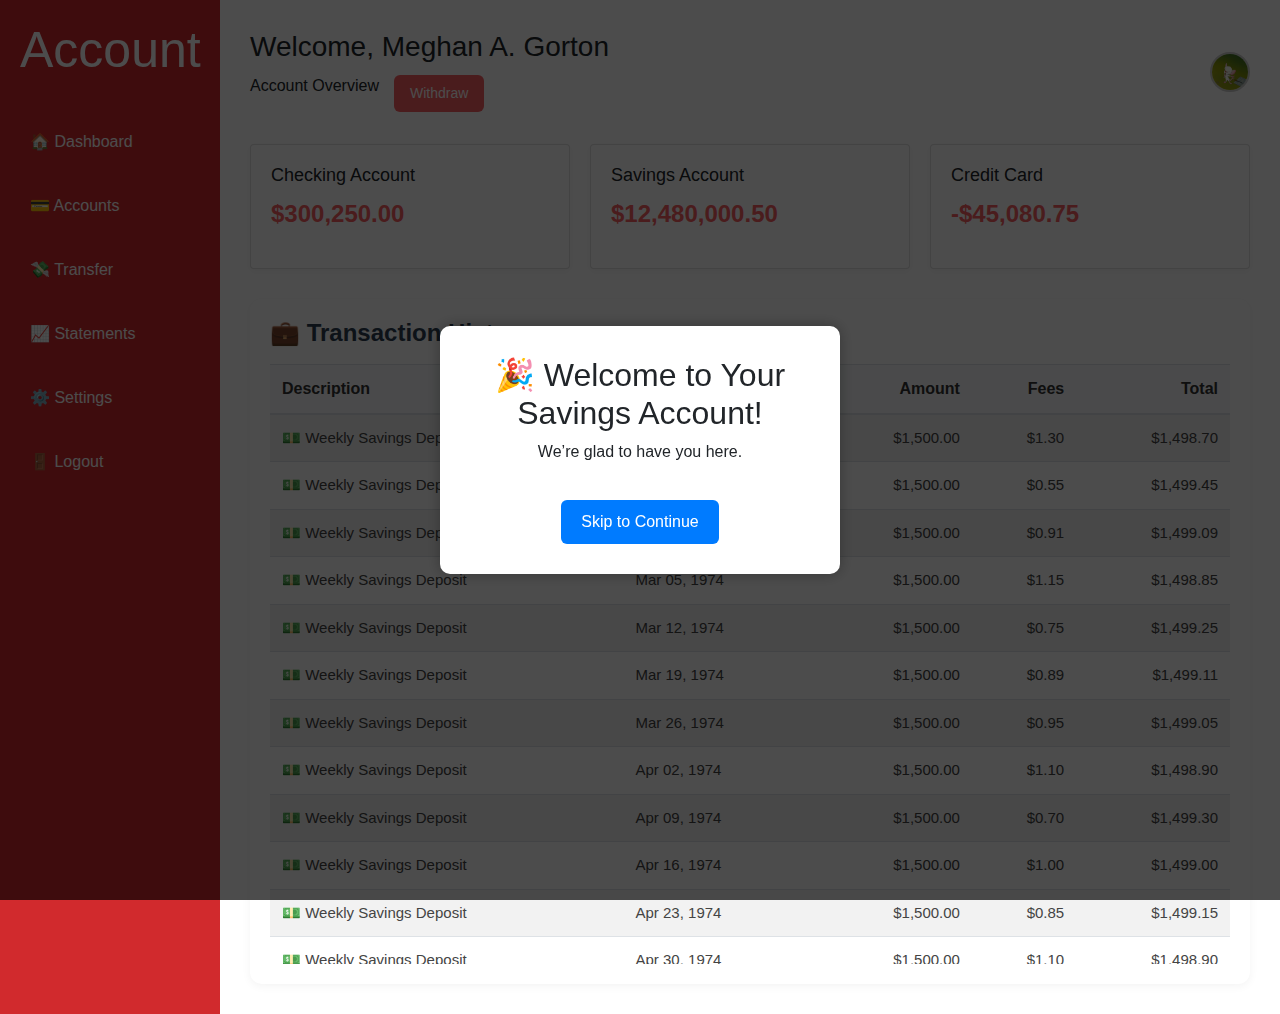
<file: dashboad.html>
<!DOCTYPE html>
<html lang="en">
<head>
  <meta charset="UTF-8">
  <meta name="viewport" content="width=device-width, initial-scale=1">
  <title>Bank Dashboard</title>
  <link rel="stylesheet" href="dash.css">

  <link rel="stylesheet" href="https://cdn.jsdelivr.net/npm/bootstrap@4.6.2/dist/css/bootstrap.min.css" />
  <script src="https://cdn.jsdelivr.net/npm/jquery@3.7.1/dist/jquery.slim.min.js"></script>
  <script src="https://cdn.jsdelivr.net/npm/popper.js@1.16.1/dist/umd/popper.min.js"></script>
  <script src="https://cdn.jsdelivr.net/npm/bootstrap@4.6.2/dist/js/bootstrap.bundle.min.js"></script>
</head>
<body>
  <div class="dashboard">
    <!-- Sidebar + Mobile Menu -->
<aside class="sidebar" id="sidebar">
    <h2 style="font-size: 50px;">Account</h2>
    <nav id="sidebarMenu">
      <a href="dashboad.html">🏠 Dashboard</a>
      <a href="account.html">💳 Accounts</a>
      <a href="transfer.html">💸 Transfer</a>
      <a href="statements.html">📈 Statements</a>
      <a href="settings.html">⚙️ Settings</a>
      <a href="index.html">🚪 Logout</a>
    </nav>
  </aside>
  
  <!-- Hamburger for Mobile -->
  <header class="mobile-header">
    <button class="hamburger" onclick="toggleSidebar()">☰</button>
    <span class="mobile-title">Account Dashboard</span>
  </header>
  
  

    <main class="main-content">
        <header class="header">
            <div class="header-left">
              <h1>Welcome, Meghan A. Gorton</h1>
              <div class="overview-bar">
                <p>Account Overview</p>
                <button class="withdraw-btn">Withdraw</button>
              </div>
            </div>
            <div class="profile-icon">
              <img src="Images/pinky.webp" alt="Profile" />
            </div>
          </header>
          
          

      <section class="cards">
        <div class="card">
          <h3>Checking Account</h3>
          <p class="balance">$300,250.00</p>
        </div>
        <div class="card">
          <h3>Savings Account</h3>
          <p class="balance">$12,480,000.50</p>
        </div>
        <div class="card">
          <h3>Credit Card</h3>
          <p class="balance">-$45,080.75</p>
        </div>
      </section>

      <section class="transactions mt-4">
        <h2 class="mb-3">💼 Transaction History</h2>
        <div class="table-responsive" style="max-height: 600px; overflow-y: scroll;">
            <table id="transactionsTable" class="table table-striped custom-table">
              <thead>
                <tr>
                    <th>Description</th>
                    <th>Date</th>
                    <th class="text-right">Amount</th>
                    <th class="text-right">Fees</th>
                    <th class="text-right">Total</th>
                </tr>
            </thead>
            <tbody>
              <tr>
                <td>💵 Weekly Savings Deposit</td>
                <td>Jan 01, 1974</td>
                <td class="text-right">$1,500.00</td>
                <td class="text-right">$1.30</td>
                <td class="text-right">$1,498.70</td>
            </tr>
            <tr>
                <td>💵 Weekly Savings Deposit</td>
                <td>Jan 08, 1974</td>
                <td class="text-right">$1,500.00</td>
                <td class="text-right">$0.55</td>
                <td class="text-right">$1,499.45</td>
            </tr>
            <tr>
                <td>💵 Weekly Savings Deposit</td>
                <td>Jan 15, 1974</td>
                <td class="text-right">$1,500.00</td>
                <td class="text-right">$0.91</td>
                <td class="text-right">$1,499.09</td>
            </tr>

            <tr>
              <td>💵 Weekly Savings Deposit</td>
              <td>Mar 05, 1974</td>
              <td class="text-right">$1,500.00</td>
              <td class="text-right">$1.15</td>
              <td class="text-right">$1,498.85</td>
          </tr>
          <tr>
              <td>💵 Weekly Savings Deposit</td>
              <td>Mar 12, 1974</td>
              <td class="text-right">$1,500.00</td>
              <td class="text-right">$0.75</td>
              <td class="text-right">$1,499.25</td>
          </tr>
          <tr>
              <td>💵 Weekly Savings Deposit</td>
              <td>Mar 19, 1974</td>
              <td class="text-right">$1,500.00</td>
              <td class="text-right">$0.89</td>
              <td class="text-right">$1,499.11</td>
          </tr>
          <tr>
              <td>💵 Weekly Savings Deposit</td>
              <td>Mar 26, 1974</td>
              <td class="text-right">$1,500.00</td>
              <td class="text-right">$0.95</td>
              <td class="text-right">$1,499.05</td>
          </tr>
          <tr>
              <td>💵 Weekly Savings Deposit</td>
              <td>Apr 02, 1974</td>
              <td class="text-right">$1,500.00</td>
              <td class="text-right">$1.10</td>
              <td class="text-right">$1,498.90</td>
          </tr>
          <tr>
              <td>💵 Weekly Savings Deposit</td>
              <td>Apr 09, 1974</td>
              <td class="text-right">$1,500.00</td>
              <td class="text-right">$0.70</td>
              <td class="text-right">$1,499.30</td>
          </tr>
          <tr>
              <td>💵 Weekly Savings Deposit</td>
              <td>Apr 16, 1974</td>
              <td class="text-right">$1,500.00</td>
              <td class="text-right">$1.00</td>
              <td class="text-right">$1,499.00</td>
          </tr>
          <tr>
              <td>💵 Weekly Savings Deposit</td>
              <td>Apr 23, 1974</td>
              <td class="text-right">$1,500.00</td>
              <td class="text-right">$0.85</td>
              <td class="text-right">$1,499.15</td>
          </tr>
          <tr>
              <td>💵 Weekly Savings Deposit</td>
              <td>Apr 30, 1974</td>
              <td class="text-right">$1,500.00</td>
              <td class="text-right">$1.10</td>
              <td class="text-right">$1,498.90</td>
          </tr>
          <tr>
            <td>💵 Weekly Savings Deposit</td>
            <td>May 07, 1974</td>
            <td class="text-right">$1,500.00</td>
            <td class="text-right">$1.30</td>
            <td class="text-right">$1,498.70</td>
        </tr>
        <tr>
            <td>💵 Weekly Savings Deposit</td>
            <td>May 14, 1974</td>
            <td class="text-right">$1,500.00</td>
            <td class="text-right">$0.75</td>
            <td class="text-right">$1,499.25</td>
        </tr>
        <tr>
            <td>💵 Weekly Savings Deposit</td>
            <td>May 21, 1974</td>
            <td class="text-right">$1,500.00</td>
            <td class="text-right">$0.92</td>
            <td class="text-right">$1,499.08</td>
        </tr>
        <tr>
            <td>💵 Weekly Savings Deposit</td>
            <td>May 28, 1974</td>
            <td class="text-right">$1,500.00</td>
            <td class="text-right">$1.15</td>
            <td class="text-right">$1,498.85</td>
        </tr>
        <tr>
            <td>💵 Weekly Savings Deposit</td>
            <td>Jun 04, 1974</td>
            <td class="text-right">$1,500.00</td>
            <td class="text-right">$1.05</td>
            <td class="text-right">$1,498.95</td>
        </tr>
        <tr>
            <td>💵 Weekly Savings Deposit</td>
            <td>Jun 11, 1974</td>
            <td class="text-right">$1,500.00</td>
            <td class="text-right">$0.60</td>
            <td class="text-right">$1,499.40</td>
        </tr>
        <tr>
            <td>💵 Weekly Savings Deposit</td>
            <td>Jun 18, 1974</td>
            <td class="text-right">$1,500.00</td>
            <td class="text-right">$0.80</td>
            <td class="text-right">$1,499.20</td>
        </tr>
        <tr>
            <td>💵 Weekly Savings Deposit</td>
            <td>Jun 25, 1974</td>
            <td class="text-right">$1,500.00</td>
            <td class="text-right">$1.10</td>
            <td class="text-right">$1,498.90</td>
        </tr>
        <tr>
          <td>💵 Weekly Savings Deposit</td>
          <td>Jul 02, 1974</td>
          <td class="text-right">$1,500.00</td>
          <td class="text-right">$1.25</td>
          <td class="text-right">$1,498.75</td>
      </tr>
      <tr>
          <td>💵 Weekly Savings Deposit</td>
          <td>Jul 09, 1974</td>
          <td class="text-right">$1,500.00</td>
          <td class="text-right">$0.90</td>
          <td class="text-right">$1,499.10</td>
      </tr>
      <tr>
          <td>💵 Weekly Savings Deposit</td>
          <td>Jul 16, 1974</td>
          <td class="text-right">$1,500.00</td>
          <td class="text-right">$1.15</td>
          <td class="text-right">$1,498.85</td>
      </tr>
      <tr>
          <td>💵 Weekly Savings Deposit</td>
          <td>Jul 23, 1974</td>
          <td class="text-right">$1,500.00</td>
          <td class="text-right">$1.10</td>
          <td class="text-right">$1,498.90</td>
      </tr>
      <tr>
          <td>💵 Weekly Savings Deposit</td>
          <td>Jul 30, 1974</td>
          <td class="text-right">$1,500.00</td>
          <td class="text-right">$1.00</td>
          <td class="text-right">$1,499.00</td>
      </tr>
      <tr>
          <td>💵 Weekly Savings Deposit</td>
          <td>Aug 06, 1974</td>
          <td class="text-right">$1,500.00</td>
          <td class="text-right">$1.25</td>
          <td class="text-right">$1,498.75</td>
      </tr>
      <tr>
          <td>💵 Weekly Savings Deposit</td>
          <td>Aug 13, 1974</td>
          <td class="text-right">$1,500.00</td>
          <td class="text-right">$0.95</td>
          <td class="text-right">$1,499.05</td>
      </tr>
      <tr>
          <td>💵 Weekly Savings Deposit</td>
          <td>Aug 20, 1974</td>
          <td class="text-right">$1,500.00</td>
          <td class="text-right">$0.80</td>
          <td class="text-right">$1,499.20</td>
      </tr>
      <tr>
          <td>💵 Weekly Savings Deposit</td>
          <td>Aug 27, 1974</td>
          <td class="text-right">$1,500.00</td>
          <td class="text-right">$1.10</td>
          <td class="text-right">$1,498.90</td>
      </tr>
      <tr>
        <td>💵 Weekly Savings Deposit</td>
        <td>Sep 03, 1974</td>
        <td class="text-right">$1,500.00</td>
        <td class="text-right">$0.95</td>
        <td class="text-right">$1,499.05</td>
    </tr>
    <tr>
        <td>💵 Weekly Savings Deposit</td>
        <td>Sep 10, 1974</td>
        <td class="text-right">$1,500.00</td>
        <td class="text-right">$1.05</td>
        <td class="text-right">$1,498.95</td>
    </tr>
    <tr>
        <td>💵 Weekly Savings Deposit</td>
        <td>Sep 17, 1974</td>
        <td class="text-right">$1,500.00</td>
        <td class="text-right">$1.00</td>
        <td class="text-right">$1,499.00</td>
    </tr>
    <tr>
        <td>💵 Weekly Savings Deposit</td>
        <td>Sep 24, 1974</td>
        <td class="text-right">$1,500.00</td>
        <td class="text-right">$1.20</td>
        <td class="text-right">$1,498.80</td>
    </tr>
    <tr>
        <td>💵 Weekly Savings Deposit</td>
        <td>Oct 01, 1974</td>
        <td class="text-right">$1,500.00</td>
        <td class="text-right">$0.80</td>
        <td class="text-right">$1,499.20</td>
    </tr>
    <tr>
        <td>💵 Weekly Savings Deposit</td>
        <td>Oct 08, 1974</td>
        <td class="text-right">$1,500.00</td>
        <td class="text-right">$1.10</td>
        <td class="text-right">$1,498.90</td>
    </tr>
    <tr>
        <td>💵 Weekly Savings Deposit</td>
        <td>Oct 15, 1974</td>
        <td class="text-right">$1,500.00</td>
        <td class="text-right">$1.25</td>
        <td class="text-right">$1,498.75</td>
    </tr>
    <tr>
        <td>💵 Weekly Savings Deposit</td>
        <td>Oct 22, 1974</td>
        <td class="text-right">$1,500.00</td>
        <td class="text-right">$0.90</td>
        <td class="text-right">$1,499.10</td>
    </tr>
    <tr>
        <td>💵 Weekly Savings Deposit</td>
        <td>Oct 29, 1974</td>
        <td class="text-right">$1,500.00</td>
        <td class="text-right">$1.05</td>
        <td class="text-right">$1,498.95</td>
    </tr>
    <tr>
      <td>💵 Weekly Savings Deposit</td>
      <td>Nov 05, 1974</td>
      <td class="text-right">$1,500.00</td>
      <td class="text-right">$1.15</td>
      <td class="text-right">$1,498.85</td>
  </tr>
  <tr>
      <td>💵 Weekly Savings Deposit</td>
      <td>Nov 12, 1974</td>
      <td class="text-right">$1,500.00</td>
      <td class="text-right">$1.25</td>
      <td class="text-right">$1,498.75</td>
  </tr>
  <tr>
      <td>💵 Weekly Savings Deposit</td>
      <td>Nov 19, 1974</td>
      <td class="text-right">$1,500.00</td>
      <td class="text-right">$1.00</td>
      <td class="text-right">$1,499.00</td>
  </tr>
  <tr>
      <td>💵 Weekly Savings Deposit</td>
      <td>Nov 26, 1974</td>
      <td class="text-right">$1,500.00</td>
      <td class="text-right">$0.85</td>
      <td class="text-right">$1,499.15</td>
  </tr>
  <tr>
      <td>💵 Weekly Savings Deposit</td>
      <td>Dec 03, 1974</td>
      <td class="text-right">$1,500.00</td>
      <td class="text-right">$1.05</td>
      <td class="text-right">$1,498.95</td>
  </tr>
  <tr>
      <td>💵 Weekly Savings Deposit</td>
      <td>Dec 10, 1974</td>
      <td class="text-right">$1,500.00</td>
      <td class="text-right">$1.10</td>
      <td class="text-right">$1,498.90</td>
  </tr>
  <tr>
      <td>💵 Weekly Savings Deposit</td>
      <td>Dec 17, 1974</td>
      <td class="text-right">$1,500.00</td>
      <td class="text-right">$1.30</td>
      <td class="text-right">$1,498.70</td>
  </tr>
  <tr>
      <td>💵 Weekly Savings Deposit</td>
      <td>Dec 24, 1974</td>
      <td class="text-right">$1,500.00</td>
      <td class="text-right">$1.20</td>
      <td class="text-right">$1,498.80</td>
  </tr>
  <tr>
      <td>💵 Weekly Savings Deposit</td>
      <td>Dec 31, 1974</td>
      <td class="text-right">$1,500.00</td>
      <td class="text-right">$1.10</td>
      <td class="text-right">$1,498.90</td>
  </tr>
  <tr>
    <td>💵 Weekly Savings Deposit</td>
    <td>Jan 07, 1975</td>
    <td class="text-right">$1,500.00</td>
    <td class="text-right">$1.00</td>
    <td class="text-right">$1,499.00</td>
</tr>
<tr>
    <td>💵 Weekly Savings Deposit</td>
    <td>Jan 14, 1975</td>
    <td class="text-right">$1,500.00</td>
    <td class="text-right">$0.85</td>
    <td class="text-right">$1,499.15</td>
</tr>
<tr>
    <td>💵 Weekly Savings Deposit</td>
    <td>Jan 21, 1975</td>
    <td class="text-right">$1,500.00</td>
    <td class="text-right">$1.05</td>
    <td class="text-right">$1,498.95</td>
</tr>
<tr>
    <td>💵 Weekly Savings Deposit</td>
    <td>Jan 28, 1975</td>
    <td class="text-right">$1,500.00</td>
    <td class="text-right">$1.15</td>
    <td class="text-right">$1,498.85</td>
</tr>
<tr>
    <td>💵 Weekly Savings Deposit</td>
    <td>Feb 04, 1975</td>
    <td class="text-right">$1,500.00</td>
    <td class="text-right">$1.00</td>
    <td class="text-right">$1,499.00</td>
</tr>
<tr>
    <td>💵 Weekly Savings Deposit</td>
    <td>Feb 11, 1975</td>
    <td class="text-right">$1,500.00</td>
    <td class="text-right">$0.90</td>
    <td class="text-right">$1,499.10</td>
</tr>
<tr>
    <td>💵 Weekly Savings Deposit</td>
    <td>Feb 18, 1975</td>
    <td class="text-right">$1,500.00</td>
    <td class="text-right">$1.20</td>
    <td class="text-right">$1,498.80</td>
</tr>
<tr>
    <td>💵 Weekly Savings Deposit</td>
    <td>Feb 25, 1975</td>
    <td class="text-right">$1,500.00</td>
    <td class="text-right">$1.05</td>
    <td class="text-right">$1,498.95</td>
</tr>
<tr>
  <td>💵 Weekly Savings Deposit</td>
  <td>Mar 04, 1975</td>
  <td class="text-right">$1,500.00</td>
  <td class="text-right">$1.10</td>
  <td class="text-right">$1,498.90</td>
</tr>
<tr>
  <td>💵 Weekly Savings Deposit</td>
  <td>Mar 11, 1975</td>
  <td class="text-right">$1,500.00</td>
  <td class="text-right">$0.95</td>
  <td class="text-right">$1,499.05</td>
</tr>
<tr>
  <td>💵 Weekly Savings Deposit</td>
  <td>Mar 18, 1975</td>
  <td class="text-right">$1,500.00</td>
  <td class="text-right">$1.00</td>
  <td class="text-right">$1,499.00</td>
</tr>
<tr>
  <td>💵 Weekly Savings Deposit</td>
  <td>Mar 25, 1975</td>
  <td class="text-right">$1,500.00</td>
  <td class="text-right">$1.30</td>
  <td class="text-right">$1,498.70</td>
</tr>
<tr>
  <td>💵 Weekly Savings Deposit</td>
  <td>Apr 01, 1975</td>
  <td class="text-right">$1,500.00</td>
  <td class="text-right">$1.20</td>
  <td class="text-right">$1,498.80</td>
</tr>
<tr>
  <td>💵 Weekly Savings Deposit</td>
  <td>Apr 08, 1975</td>
  <td class="text-right">$1,500.00</td>
  <td class="text-right">$0.95</td>
  <td class="text-right">$1,499.05</td>
</tr>
<tr>
  <td>💵 Weekly Savings Deposit</td>
  <td>Apr 15, 1975</td>
  <td class="text-right">$1,500.00</td>
  <td class="text-right">$0.80</td>
  <td class="text-right">$1,499.20</td>
</tr>
<tr>
  <td>💵 Weekly Savings Deposit</td>
  <td>Apr 22, 1975</td>
  <td class="text-right">$1,500.00</td>
  <td class="text-right">$1.10</td>
  <td class="text-right">$1,498.90</td>
</tr>
<tr>
  <td>💵 Weekly Savings Deposit</td>
  <td>Apr 29, 1975</td>
  <td class="text-right">$1,500.00</td>
  <td class="text-right">$1.25</td>
  <td class="text-right">$1,498.75</td>
</tr>
<tr>
  <td>💵 Weekly Savings Deposit</td>
  <td>May 06, 1975</td>
  <td class="text-right">$1,500.00</td>
  <td class="text-right">$1.40</td>
  <td class="text-right">$1,498.60</td>
</tr>
<tr>
  <td>💵 Weekly Savings Deposit</td>
  <td>May 13, 1975</td>
  <td class="text-right">$1,500.00</td>
  <td class="text-right">$0.80</td>
  <td class="text-right">$1,499.20</td>
</tr>
<tr>
  <td>💵 Weekly Savings Deposit</td>
  <td>May 20, 1975</td>
  <td class="text-right">$1,500.00</td>
  <td class="text-right">$1.10</td>
  <td class="text-right">$1,498.90</td>
</tr>
<tr>
  <td>💵 Weekly Savings Deposit</td>
  <td>May 27, 1975</td>
  <td class="text-right">$1,500.00</td>
  <td class="text-right">$1.25</td>
  <td class="text-right">$1,498.75</td>
</tr>
<tr>
  <td>💵 Weekly Savings Deposit</td>
  <td>Jun 03, 1975</td>
  <td class="text-right">$1,500.00</td>
  <td class="text-right">$0.95</td>
  <td class="text-right">$1,499.05</td>
</tr>
<tr>
  <td>💵 Weekly Savings Deposit</td>
  <td>Jun 10, 1975</td>
  <td class="text-right">$1,500.00</td>
  <td class="text-right">$1.10</td>
  <td class="text-right">$1,498.90</td>
</tr>
<tr>
  <td>💵 Weekly Savings Deposit</td>
  <td>Jun 17, 1975</td>
  <td class="text-right">$1,500.00</td>
  <td class="text-right">$0.75</td>
  <td class="text-right">$1,499.25</td>
</tr>
<tr>
  <td>💵 Weekly Savings Deposit</td>
  <td>Jun 24, 1975</td>
  <td class="text-right">$1,500.00</td>
  <td class="text-right">$1.05</td>
  <td class="text-right">$1,498.95</td>
</tr>
<tr>
  <td>💵 Weekly Savings Deposit</td>
  <td>Jul 01, 1975</td>
  <td class="text-right">$1,500.00</td>
  <td class="text-right">$0.85</td>
  <td class="text-right">$1,499.15</td>
</tr>
<tr>
  <td>💵 Weekly Savings Deposit</td>
  <td>Jul 08, 1975</td>
  <td class="text-right">$1,500.00</td>
  <td class="text-right">$0.95</td>
  <td class="text-right">$1,499.05</td>
</tr>
<tr>
  <td>💵 Weekly Savings Deposit</td>
  <td>Jul 15, 1975</td>
  <td class="text-right">$1,500.00</td>
  <td class="text-right">$1.20</td>
  <td class="text-right">$1,498.80</td>
</tr>
<tr>
  <td>💵 Weekly Savings Deposit</td>
  <td>Jul 22, 1975</td>
  <td class="text-right">$1,500.00</td>
  <td class="text-right">$0.70</td>
  <td class="text-right">$1,499.30</td>
</tr>
<tr>
  <td>💵 Weekly Savings Deposit</td>
  <td>Jul 29, 1975</td>
  <td class="text-right">$1,500.00</td>
  <td class="text-right">$0.90</td>
  <td class="text-right">$1,499.10</td>
</tr>
<tr>
  <td>💵 Weekly Savings Deposit</td>
  <td>Aug 05, 1975</td>
  <td class="text-right">$1,500.00</td>
  <td class="text-right">$1.10</td>
  <td class="text-right">$1,498.90</td>
</tr>
<tr>
  <td>💵 Weekly Savings Deposit</td>
  <td>Aug 12, 1975</td>
  <td class="text-right">$1,500.00</td>
  <td class="text-right">$0.75</td>
  <td class="text-right">$1,499.25</td>
</tr>
<tr>
  <td>💵 Weekly Savings Deposit</td>
  <td>Aug 19, 1975</td>
  <td class="text-right">$1,500.00</td>
  <td class="text-right">$1.00</td>
  <td class="text-right">$1,499.00</td>
</tr>
<tr>
  <td>💵 Weekly Savings Deposit</td>
  <td>Aug 26, 1975</td>
  <td class="text-right">$1,500.00</td>
  <td class="text-right">$0.60</td>
  <td class="text-right">$1,499.40</td>
</tr>
<tr>
  <td>💵 Weekly Savings Deposit</td>
  <td>Sep 02, 1975</td>
  <td class="text-right">$1,500.00</td>
  <td class="text-right">$0.88</td>
  <td class="text-right">$1,499.12</td>
</tr>
<tr>
  <td>💵 Weekly Savings Deposit</td>
  <td>Sep 09, 1975</td>
  <td class="text-right">$1,500.00</td>
  <td class="text-right">$1.15</td>
  <td class="text-right">$1,498.85</td>
</tr>
<tr>
  <td>💵 Weekly Savings Deposit</td>
  <td>Sep 16, 1975</td>
  <td class="text-right">$1,500.00</td>
  <td class="text-right">$1.00</td>
  <td class="text-right">$1,499.00</td>
</tr>
<tr>
  <td>💵 Weekly Savings Deposit</td>
  <td>Sep 23, 1975</td>
  <td class="text-right">$1,500.00</td>
  <td class="text-right">$1.30</td>
  <td class="text-right">$1,498.70</td>
</tr>
<tr>
  <td>💵 Weekly Savings Deposit</td>
  <td>Sep 30, 1975</td>
  <td class="text-right">$1,500.00</td>
  <td class="text-right">$0.75</td>
  <td class="text-right">$1,499.25</td>
</tr>
<tr>
  <td>💵 Weekly Savings Deposit</td>
  <td>Oct 07, 1975</td>
  <td class="text-right">$1,500.00</td>
  <td class="text-right">$1.05</td>
  <td class="text-right">$1,498.95</td>
</tr>
<tr>
  <td>💵 Weekly Savings Deposit</td>
  <td>Oct 14, 1975</td>
  <td class="text-right">$1,500.00</td>
  <td class="text-right">$0.92</td>
  <td class="text-right">$1,499.08</td>
</tr>
<tr>
  <td>💵 Weekly Savings Deposit</td>
  <td>Oct 21, 1975</td>
  <td class="text-right">$1,500.00</td>
  <td class="text-right">$1.10</td>
  <td class="text-right">$1,498.90</td>
</tr>
<tr>
  <td>💵 Weekly Savings Deposit</td>
  <td>Oct 28, 1975</td>
  <td class="text-right">$1,500.00</td>
  <td class="text-right">$0.95</td>
  <td class="text-right">$1,499.05</td>
</tr>
<tr>
  <td>💵 Weekly Savings Deposit</td>
  <td>Nov 04, 1975</td>
  <td class="text-right">$1,500.00</td>
  <td class="text-right">$1.25</td>
  <td class="text-right">$1,498.75</td>
</tr>
<tr>
  <td>💵 Weekly Savings Deposit</td>
  <td>Nov 11, 1975</td>
  <td class="text-right">$1,500.00</td>
  <td class="text-right">$1.10</td>
  <td class="text-right">$1,498.90</td>
</tr>
<tr>
  <td>💵 Weekly Savings Deposit</td>
  <td>Nov 18, 1975</td>
  <td class="text-right">$1,500.00</td>
  <td class="text-right">$1.05</td>
  <td class="text-right">$1,498.95</td>
</tr>
<tr>
  <td>💵 Weekly Savings Deposit</td>
  <td>Nov 25, 1975</td>
  <td class="text-right">$1,500.00</td>
  <td class="text-right">$1.20</td>
  <td class="text-right">$1,498.80</td>
</tr>
<tr>
  <td>💵 Weekly Savings Deposit</td>
  <td>Dec 02, 1975</td>
  <td class="text-right">$1,500.00</td>
  <td class="text-right">$1.00</td>
  <td class="text-right">$1,499.00</td>
</tr>
<tr>
  <td>💵 Weekly Savings Deposit</td>
  <td>Dec 09, 1975</td>
  <td class="text-right">$1,500.00</td>
  <td class="text-right">$1.30</td>
  <td class="text-right">$1,498.70</td>
</tr>
<tr>
  <td>💵 Weekly Savings Deposit</td>
  <td>Dec 16, 1975</td>
  <td class="text-right">$1,500.00</td>
  <td class="text-right">$0.80</td>
  <td class="text-right">$1,499.20</td>
</tr>
<tr>
  <td>💵 Weekly Savings Deposit</td>
  <td>Dec 23, 1975</td>
  <td class="text-right">$1,500.00</td>
  <td class="text-right">$1.10</td>
  <td class="text-right">$1,498.90</td>
</tr>
<tr>
  <td>💵 Weekly Savings Deposit</td>
  <td>Dec 30, 1975</td>
  <td class="text-right">$1,500.00</td>
  <td class="text-right">$1.20</td>
  <td class="text-right">$1,498.80</td>
</tr>
<tr>
  <td>💵 Weekly Savings Deposit</td>
  <td>Jan 05, 1976</td>
  <td class="text-right">$1,500.00</td>
  <td class="text-right">$0.90</td>
  <td class="text-right">$1,499.10</td>
</tr>
<tr>
  <td>💵 Weekly Savings Deposit</td>
  <td>Jan 12, 1976</td>
  <td class="text-right">$1,500.00</td>
  <td class="text-right">$1.10</td>
  <td class="text-right">$1,498.90</td>
</tr>
<tr>
  <td>💵 Weekly Savings Deposit</td>
  <td>Jan 19, 1976</td>
  <td class="text-right">$1,500.00</td>
  <td class="text-right">$0.95</td>
  <td class="text-right">$1,499.05</td>
</tr>
<tr>
  <td>💵 Weekly Savings Deposit</td>
  <td>Jan 26, 1976</td>
  <td class="text-right">$1,500.00</td>
  <td class="text-right">$1.25</td>
  <td class="text-right">$1,498.75</td>
</tr>
<tr>
  <td>💵 Weekly Savings Deposit</td>
  <td>Feb 02, 1976</td>
  <td class="text-right">$1,500.00</td>
  <td class="text-right">$1.10</td>
  <td class="text-right">$1,498.90</td>
</tr>
<tr>
  <td>💵 Weekly Savings Deposit</td>
  <td>Feb 09, 1976</td>
  <td class="text-right">$1,500.00</td>
  <td class="text-right">$0.75</td>
  <td class="text-right">$1,499.25</td>
</tr>
<tr>
  <td>💵 Weekly Savings Deposit</td>
  <td>Feb 16, 1976</td>
  <td class="text-right">$1,500.00</td>
  <td class="text-right">$1.05</td>
  <td class="text-right">$1,498.95</td>
</tr>
<tr>
  <td>💵 Weekly Savings Deposit</td>
  <td>Feb 23, 1976</td>
  <td class="text-right">$1,500.00</td>
  <td class="text-right">$1.20</td>
  <td class="text-right">$1,498.80</td>
</tr>
<tr>
  <td>💵 Weekly Savings Deposit</td>
  <td>Mar 01, 1976</td>
  <td class="text-right">$1,500.00</td>
  <td class="text-right">$1.12</td>
  <td class="text-right">$1,498.88</td>
</tr>
<tr>
  <td>💵 Weekly Savings Deposit</td>
  <td>Mar 08, 1976</td>
  <td class="text-right">$1,500.00</td>
  <td class="text-right">$0.98</td>
  <td class="text-right">$1,499.02</td>
</tr>
<tr>
  <td>💵 Weekly Savings Deposit</td>
  <td>Mar 15, 1976</td>
  <td class="text-right">$1,500.00</td>
  <td class="text-right">$1.15</td>
  <td class="text-right">$1,498.85</td>
</tr>
<tr>
  <td>💵 Weekly Savings Deposit</td>
  <td>Mar 22, 1976</td>
  <td class="text-right">$1,500.00</td>
  <td class="text-right">$1.00</td>
  <td class="text-right">$1,499.00</td>
</tr>
<tr>
  <td>💵 Weekly Savings Deposit</td>
  <td>Mar 29, 1976</td>
  <td class="text-right">$1,500.00</td>
  <td class="text-right">$1.05</td>
  <td class="text-right">$1,498.95</td>
</tr>
<tr>
  <td>💵 Weekly Savings Deposit</td>
  <td>Apr 05, 1976</td>
  <td class="text-right">$1,500.00</td>
  <td class="text-right">$0.88</td>
  <td class="text-right">$1,499.12</td>
</tr>
<tr>
  <td>💵 Weekly Savings Deposit</td>
  <td>Apr 12, 1976</td>
  <td class="text-right">$1,500.00</td>
  <td class="text-right">$1.10</td>
  <td class="text-right">$1,498.90</td>
</tr>
<tr>
  <td>💵 Weekly Savings Deposit</td>
  <td>Apr 19, 1976</td>
  <td class="text-right">$1,500.00</td>
  <td class="text-right">$1.05</td>
  <td class="text-right">$1,498.95</td>
</tr>
<tr>
  <td>💵 Weekly Savings Deposit</td>
  <td>Apr 26, 1976</td>
  <td class="text-right">$1,500.00</td>
  <td class="text-right">$0.95</td>
  <td class="text-right">$1,499.05</td>
</tr>
<tr>
  <td>💵 Weekly Savings Deposit</td>
  <td>May 03, 1976</td>
  <td class="text-right">$1,500.00</td>
  <td class="text-right">$1.20</td>
  <td class="text-right">$1,498.80</td>
</tr>
<tr>
  <td>💵 Weekly Savings Deposit</td>
  <td>May 10, 1976</td>
  <td class="text-right">$1,500.00</td>
  <td class="text-right">$1.05</td>
  <td class="text-right">$1,498.95</td>
</tr>
<tr>
  <td>💵 Weekly Savings Deposit</td>
  <td>May 17, 1976</td>
  <td class="text-right">$1,500.00</td>
  <td class="text-right">$1.10</td>
  <td class="text-right">$1,498.90</td>
</tr>
<tr>
  <td>💵 Weekly Savings Deposit</td>
  <td>May 24, 1976</td>
  <td class="text-right">$1,500.00</td>
  <td class="text-right">$0.85</td>
  <td class="text-right">$1,499.15</td>
</tr>
<tr>
  <td>💵 Weekly Savings Deposit</td>
  <td>May 31, 1976</td>
  <td class="text-right">$1,500.00</td>
  <td class="text-right">$1.00</td>
  <td class="text-right">$1,499.00</td>
</tr>
<tr>
  <td>💵 Weekly Savings Deposit</td>
  <td>Jun 07, 1976</td>
  <td class="text-right">$1,500.00</td>
  <td class="text-right">$1.15</td>
  <td class="text-right">$1,498.85</td>
</tr>
<tr>
  <td>💵 Weekly Savings Deposit</td>
  <td>Jun 14, 1976</td>
  <td class="text-right">$1,500.00</td>
  <td class="text-right">$0.95</td>
  <td class="text-right">$1,499.05</td>
</tr>
<tr>
  <td>💵 Weekly Savings Deposit</td>
  <td>Jun 21, 1976</td>
  <td class="text-right">$1,500.00</td>
  <td class="text-right">$1.05</td>
  <td class="text-right">$1,498.95</td>
</tr>
<tr>
  <td>💵 Weekly Savings Deposit</td>
  <td>Jun 28, 1976</td>
  <td class="text-right">$1,500.00</td>
  <td class="text-right">$1.10</td>
  <td class="text-right">$1,498.90</td>
</tr>
<tr>
  <td>💵 Weekly Savings Deposit</td>
  <td>Jul 05, 1976</td>
  <td class="text-right">$1,500.00</td>
  <td class="text-right">$1.25</td>
  <td class="text-right">$1,498.75</td>
</tr>
<tr>
  <td>💵 Weekly Savings Deposit</td>
  <td>Jul 12, 1976</td>
  <td class="text-right">$1,500.00</td>
  <td class="text-right">$1.10</td>
  <td class="text-right">$1,498.90</td>
</tr>
<tr>
  <td>💵 Weekly Savings Deposit</td>
  <td>Jul 19, 1976</td>
  <td class="text-right">$1,500.00</td>
  <td class="text-right">$0.98</td>
  <td class="text-right">$1,499.02</td>
</tr>
<tr>
  <td>💵 Weekly Savings Deposit</td>
  <td>Jul 26, 1976</td>
  <td class="text-right">$1,500.00</td>
  <td class="text-right">$1.30</td>
  <td class="text-right">$1,498.70</td>
</tr>
<tr>
  <td>💵 Weekly Savings Deposit</td>
  <td>Aug 02, 1976</td>
  <td class="text-right">$1,500.00</td>
  <td class="text-right">$1.15</td>
  <td class="text-right">$1,498.85</td>
</tr>
<tr>
  <td>💵 Weekly Savings Deposit</td>
  <td>Aug 09, 1976</td>
  <td class="text-right">$1,500.00</td>
  <td class="text-right">$1.00</td>
  <td class="text-right">$1,499.00</td>
</tr>
<tr>
  <td>💵 Weekly Savings Deposit</td>
  <td>Aug 16, 1976</td>
  <td class="text-right">$1,500.00</td>
  <td class="text-right">$1.20</td>
  <td class="text-right">$1,498.80</td>
</tr>
<tr>
  <td>💵 Weekly Savings Deposit</td>
  <td>Aug 23, 1976</td>
  <td class="text-right">$1,500.00</td>
  <td class="text-right">$1.10</td>
  <td class="text-right">$1,498.90</td>
</tr>
<tr>
  <td>💵 Weekly Savings Deposit</td>
  <td>Aug 30, 1976</td>
  <td class="text-right">$1,500.00</td>
  <td class="text-right">$0.95</td>
  <td class="text-right">$1,499.05</td>
</tr>
<tr>
  <td>💵 Weekly Savings Deposit</td>
  <td>Sep 06, 1976</td>
  <td class="text-right">$1,500.00</td>
  <td class="text-right">$1.25</td>
  <td class="text-right">$1,498.75</td>
</tr>
<tr>
  <td>💵 Weekly Savings Deposit</td>
  <td>Sep 13, 1976</td>
  <td class="text-right">$1,500.00</td>
  <td class="text-right">$0.90</td>
  <td class="text-right">$1,499.10</td>
</tr>
<tr>
  <td>💵 Weekly Savings Deposit</td>
  <td>Sep 20, 1976</td>
  <td class="text-right">$1,500.00</td>
  <td class="text-right">$1.05</td>
  <td class="text-right">$1,498.95</td>
</tr>
<tr>
  <td>💵 Weekly Savings Deposit</td>
  <td>Sep 27, 1976</td>
  <td class="text-right">$1,500.00</td>
  <td class="text-right">$1.15</td>
  <td class="text-right">$1,498.85</td>
</tr>
<tr>
  <td>💵 Weekly Savings Deposit</td>
  <td>Oct 04, 1976</td>
  <td class="text-right">$1,500.00</td>
  <td class="text-right">$0.95</td>
  <td class="text-right">$1,499.05</td>
</tr>
<tr>
  <td>💵 Weekly Savings Deposit</td>
  <td>Oct 11, 1976</td>
  <td class="text-right">$1,500.00</td>
  <td class="text-right">$1.20</td>
  <td class="text-right">$1,498.80</td>
</tr>
<tr>
  <td>💵 Weekly Savings Deposit</td>
  <td>Oct 18, 1976</td>
  <td class="text-right">$1,500.00</td>
  <td class="text-right">$1.10</td>
  <td class="text-right">$1,498.90</td>
</tr>
<tr>
  <td>💵 Weekly Savings Deposit</td>
  <td>Oct 25, 1976</td>
  <td class="text-right">$1,500.00</td>
  <td class="text-right">$0.85</td>
  <td class="text-right">$1,499.15</td>
</tr>
<tr>
  <td>💵 Weekly Savings Deposit</td>
  <td>Nov 01, 1976</td>
  <td class="text-right">$1,500.00</td>
  <td class="text-right">$0.95</td>
  <td class="text-right">$1,499.05</td>
</tr>
<tr>
  <td>💵 Weekly Savings Deposit</td>
  <td>Nov 08, 1976</td>
  <td class="text-right">$1,500.00</td>
  <td class="text-right">$1.05</td>
  <td class="text-right">$1,498.95</td>
</tr>
<tr>
  <td>💵 Weekly Savings Deposit</td>
  <td>Nov 15, 1976</td>
  <td class="text-right">$1,500.00</td>
  <td class="text-right">$0.80</td>
  <td class="text-right">$1,499.20</td>
</tr>
<tr>
  <td>💵 Weekly Savings Deposit</td>
  <td>Nov 22, 1976</td>
  <td class="text-right">$1,500.00</td>
  <td class="text-right">$1.15</td>
  <td class="text-right">$1,498.85</td>
</tr>
<tr>
  <td>💵 Weekly Savings Deposit</td>
  <td>Nov 29, 1976</td>
  <td class="text-right">$1,500.00</td>
  <td class="text-right">$1.25</td>
  <td class="text-right">$1,498.75</td>
</tr>
<tr>
  <td>💵 Weekly Savings Deposit</td>
  <td>Dec 06, 1976</td>
  <td class="text-right">$1,500.00</td>
  <td class="text-right">$0.95</td>
  <td class="text-right">$1,499.05</td>
</tr>
<tr>
  <td>💵 Weekly Savings Deposit</td>
  <td>Dec 13, 1976</td>
  <td class="text-right">$1,500.00</td>
  <td class="text-right">$1.10</td>
  <td class="text-right">$1,498.90</td>
</tr>
<tr>
  <td>💵 Weekly Savings Deposit</td>
  <td>Dec 20, 1976</td>
  <td class="text-right">$1,500.00</td>
  <td class="text-right">$0.85</td>
  <td class="text-right">$1,499.15</td>
</tr>
<tr>
  <td>💵 Weekly Savings Deposit</td>
  <td>Dec 27, 1976</td>
  <td class="text-right">$1,500.00</td>
  <td class="text-right">$1.05</td>
  <td class="text-right">$1,498.95</td>
</tr>
<tr>
  <td>💵 Weekly Savings Deposit</td>
  <td>Jan 03, 1977</td>
  <td class="text-right">$1,500.00</td>
  <td class="text-right">$0.75</td>
  <td class="text-right">$1,499.25</td>
</tr>
<tr>
  <td>💵 Weekly Savings Deposit</td>
  <td>Jan 10, 1977</td>
  <td class="text-right">$1,500.00</td>
  <td class="text-right">$1.00</td>
  <td class="text-right">$1,499.00</td>
</tr>
<tr>
  <td>💵 Weekly Savings Deposit</td>
  <td>Jan 17, 1977</td>
  <td class="text-right">$1,500.00</td>
  <td class="text-right">$0.90</td>
  <td class="text-right">$1,499.10</td>
</tr>
<tr>
  <td>💵 Weekly Savings Deposit</td>
  <td>Jan 24, 1977</td>
  <td class="text-right">$1,500.00</td>
  <td class="text-right">$0.60</td>
  <td class="text-right">$1,499.40</td>
</tr>
<tr>
  <td>💵 Weekly Savings Deposit</td>
  <td>Jan 31, 1977</td>
  <td class="text-right">$1,500.00</td>
  <td class="text-right">$1.05</td>
  <td class="text-right">$1,498.95</td>
</tr>
<tr>
  <td>💵 Weekly Savings Deposit</td>
  <td>Feb 07, 1977</td>
  <td class="text-right">$1,500.00</td>
  <td class="text-right">$0.85</td>
  <td class="text-right">$1,499.15</td>
</tr>
<tr>
  <td>💵 Weekly Savings Deposit</td>
  <td>Feb 14, 1977</td>
  <td class="text-right">$1,500.00</td>
  <td class="text-right">$0.95</td>
  <td class="text-right">$1,499.05</td>
</tr>
<tr>
  <td>💵 Weekly Savings Deposit</td>
  <td>Feb 21, 1977</td>
  <td class="text-right">$1,500.00</td>
  <td class="text-right">$1.15</td>
  <td class="text-right">$1,498.85</td>
</tr>
<tr>
  <td>💵 Weekly Savings Deposit</td>
  <td>Feb 28, 1977</td>
  <td class="text-right">$1,500.00</td>
  <td class="text-right">$1.20</td>
  <td class="text-right">$1,498.80</td>
</tr>
<tr>
  <td>💵 Weekly Savings Deposit</td>
  <td>Mar 07, 1977</td>
  <td class="text-right">$1,500.00</td>
  <td class="text-right">$0.65</td>
  <td class="text-right">$1,499.35</td>
</tr>
<tr>
  <td>💵 Weekly Savings Deposit</td>
  <td>Mar 14, 1977</td>
  <td class="text-right">$1,500.00</td>
  <td class="text-right">$1.10</td>
  <td class="text-right">$1,498.90</td>
</tr>
<tr>
  <td>💵 Weekly Savings Deposit</td>
  <td>Mar 21, 1977</td>
  <td class="text-right">$1,500.00</td>
  <td class="text-right">$0.95</td>
  <td class="text-right">$1,499.05</td>
</tr>
<tr>
  <td>💵 Weekly Savings Deposit</td>
  <td>Mar 28, 1977</td>
  <td class="text-right">$1,500.00</td>
  <td class="text-right">$1.25</td>
  <td class="text-right">$1,498.75</td>
</tr>
<tr>
  <td>💵 Weekly Savings Deposit</td>
  <td>Apr 04, 1977</td>
  <td class="text-right">$1,500.00</td>
  <td class="text-right">$0.90</td>
  <td class="text-right">$1,499.10</td>
</tr>
<tr>
  <td>💵 Weekly Savings Deposit</td>
  <td>Apr 11, 1977</td>
  <td class="text-right">$1,500.00</td>
  <td class="text-right">$0.80</td>
  <td class="text-right">$1,499.20</td>
</tr>
<tr>
  <td>💵 Weekly Savings Deposit</td>
  <td>Apr 18, 1977</td>
  <td class="text-right">$1,500.00</td>
  <td class="text-right">$0.85</td>
  <td class="text-right">$1,499.15</td>
</tr>
<tr>
  <td>💵 Weekly Savings Deposit</td>
  <td>Apr 25, 1977</td>
  <td class="text-right">$1,500.00</td>
  <td class="text-right">$1.05</td>
  <td class="text-right">$1,498.95</td>
</tr>
<tr>
  <td>💵 Weekly Savings Deposit</td>
  <td>May 02, 1977</td>
  <td class="text-right">$1,500.00</td>
  <td class="text-right">$1.10</td>
  <td class="text-right">$1,498.90</td>
</tr>
<tr>
  <td>💵 Weekly Savings Deposit</td>
  <td>May 09, 1977</td>
  <td class="text-right">$1,500.00</td>
  <td class="text-right">$0.75</td>
  <td class="text-right">$1,499.25</td>
</tr>
<tr>
  <td>💵 Weekly Savings Deposit</td>
  <td>May 16, 1977</td>
  <td class="text-right">$1,500.00</td>
  <td class="text-right">$0.85</td>
  <td class="text-right">$1,499.15</td>
</tr>
<tr>
  <td>💵 Weekly Savings Deposit</td>
  <td>May 23, 1977</td>
  <td class="text-right">$1,500.00</td>
  <td class="text-right">$0.92</td>
  <td class="text-right">$1,499.08</td>
</tr>
<tr>
  <td>💵 Weekly Savings Deposit</td>
  <td>May 30, 1977</td>
  <td class="text-right">$1,500.00</td>
  <td class="text-right">$0.77</td>
  <td class="text-right">$1,499.23</td>
</tr>
<tr>
  <td>💵 Weekly Savings Deposit</td>
  <td>Jun 06, 1977</td>
  <td class="text-right">$1,500.00</td>
  <td class="text-right">$0.95</td>
  <td class="text-right">$1,499.05</td>
</tr>
<tr>
  <td>💵 Weekly Savings Deposit</td>
  <td>Jun 13, 1977</td>
  <td class="text-right">$1,500.00</td>
  <td class="text-right">$0.85</td>
  <td class="text-right">$1,499.15</td>
</tr>
<tr>
  <td>💵 Weekly Savings Deposit</td>
  <td>Jun 20, 1977</td>
  <td class="text-right">$1,500.00</td>
  <td class="text-right">$1.10</td>
  <td class="text-right">$1,498.90</td>
</tr>
<tr>
  <td>💵 Weekly Savings Deposit</td>
  <td>Jun 27, 1977</td>
  <td class="text-right">$1,500.00</td>
  <td class="text-right">$0.90</td>
  <td class="text-right">$1,499.10</td>
</tr>
<tr>
  <td>💵 Weekly Savings Deposit</td>
  <td>Jul 04, 1977</td>
  <td class="text-right">$1,500.00</td>
  <td class="text-right">$0.80</td>
  <td class="text-right">$1,499.20</td>
</tr>
<tr>
  <td>💵 Weekly Savings Deposit</td>
  <td>Jul 11, 1977</td>
  <td class="text-right">$1,500.00</td>
  <td class="text-right">$1.15</td>
  <td class="text-right">$1,498.85</td>
</tr>
<tr>
  <td>💵 Weekly Savings Deposit</td>
  <td>Jul 18, 1977</td>
  <td class="text-right">$1,500.00</td>
  <td class="text-right">$0.70</td>
  <td class="text-right">$1,499.30</td>
</tr>
<tr>
  <td>💵 Weekly Savings Deposit</td>
  <td>Jul 25, 1977</td>
  <td class="text-right">$1,500.00</td>
  <td class="text-right">$0.85</td>
  <td class="text-right">$1,499.15</td>
</tr>
<tr>
  <td>💵 Weekly Savings Deposit</td>
  <td>Aug 01, 1977</td>
  <td class="text-right">$1,500.00</td>
  <td class="text-right">$0.90</td>
  <td class="text-right">$1,499.10</td>
</tr>
<tr>
  <td>💵 Weekly Savings Deposit</td>
  <td>Aug 08, 1977</td>
  <td class="text-right">$1,500.00</td>
  <td class="text-right">$1.00</td>
  <td class="text-right">$1,499.00</td>
</tr>
<tr>
  <td>💵 Weekly Savings Deposit</td>
  <td>Aug 15, 1977</td>
  <td class="text-right">$1,500.00</td>
  <td class="text-right">$0.60</td>
  <td class="text-right">$1,499.40</td>
</tr>
<tr>
  <td>💵 Weekly Savings Deposit</td>
  <td>Aug 22, 1977</td>
  <td class="text-right">$1,500.00</td>
  <td class="text-right">$0.80</td>
  <td class="text-right">$1,499.20</td>
</tr>
<tr>
  <td>💵 Weekly Savings Deposit</td>
  <td>Aug 29, 1977</td>
  <td class="text-right">$1,500.00</td>
  <td class="text-right">$0.75</td>
  <td class="text-right">$1,499.25</td>
</tr>
<tr>
  <td>💵 Weekly Savings Deposit</td>
  <td>Sep 05, 1977</td>
  <td class="text-right">$1,500.00</td>
  <td class="text-right">$0.65</td>
  <td class="text-right">$1,499.35</td>
</tr>
<tr>
  <td>💵 Weekly Savings Deposit</td>
  <td>Sep 12, 1977</td>
  <td class="text-right">$1,500.00</td>
  <td class="text-right">$0.60</td>
  <td class="text-right">$1,499.40</td>
</tr>
<tr>
  <td>💵 Weekly Savings Deposit</td>
  <td>Sep 19, 1977</td>
  <td class="text-right">$1,500.00</td>
  <td class="text-right">$0.80</td>
  <td class="text-right">$1,499.20</td>
</tr>
<tr>
  <td>💵 Weekly Savings Deposit</td>
  <td>Sep 26, 1977</td>
  <td class="text-right">$1,500.00</td>
  <td class="text-right">$0.70</td>
  <td class="text-right">$1,499.30</td>
</tr>
<tr>
  <td>💵 Weekly Savings Deposit</td>
  <td>Oct 03, 1977</td>
  <td class="text-right">$1,500.00</td>
  <td class="text-right">$0.90</td>
  <td class="text-right">$1,499.10</td>
</tr>
<tr>
  <td>💵 Weekly Savings Deposit</td>
  <td>Oct 10, 1977</td>
  <td class="text-right">$1,500.00</td>
  <td class="text-right">$0.65</td>
  <td class="text-right">$1,499.35</td>
</tr>
<tr>
  <td>💵 Weekly Savings Deposit</td>
  <td>Oct 17, 1977</td>
  <td class="text-right">$1,500.00</td>
  <td class="text-right">$0.85</td>
  <td class="text-right">$1,499.15</td>
</tr>
<tr>
  <td>💵 Weekly Savings Deposit</td>
  <td>Oct 24, 1977</td>
  <td class="text-right">$1,500.00</td>
  <td class="text-right">$0.75</td>
  <td class="text-right">$1,499.25</td>
</tr>
<tr>
  <td>💵 Weekly Savings Deposit</td>
  <td>Oct 31, 1977</td>
  <td class="text-right">$1,500.00</td>
  <td class="text-right">$1.00</td>
  <td class="text-right">$1,499.00</td>
</tr>
<tr>
  <td>💵 Weekly Savings Deposit</td>
  <td>Nov 07, 1977</td>
  <td class="text-right">$1,500.00</td>
  <td class="text-right">$0.60</td>
  <td class="text-right">$1,499.40</td>
</tr>
<tr>
  <td>💵 Weekly Savings Deposit</td>
  <td>Nov 14, 1977</td>
  <td class="text-right">$1,500.00</td>
  <td class="text-right">$0.75</td>
  <td class="text-right">$1,499.25</td>
</tr>
<tr>
  <td>💵 Weekly Savings Deposit</td>
  <td>Nov 21, 1977</td>
  <td class="text-right">$1,500.00</td>
  <td class="text-right">$0.65</td>
  <td class="text-right">$1,499.35</td>
</tr>
<tr>
  <td>💵 Weekly Savings Deposit</td>
  <td>Nov 28, 1977</td>
  <td class="text-right">$1,500.00</td>
  <td class="text-right">$0.85</td>
  <td class="text-right">$1,499.15</td>
</tr>
<tr>
  <td>💵 Weekly Savings Deposit</td>
  <td>Dec 05, 1977</td>
  <td class="text-right">$1,500.00</td>
  <td class="text-right">$1.10</td>
  <td class="text-right">$1,498.90</td>
</tr>
<tr>
  <td>💵 Weekly Savings Deposit</td>
  <td>Dec 12, 1977</td>
  <td class="text-right">$1,500.00</td>
  <td class="text-right">$0.50</td>
  <td class="text-right">$1,499.50</td>
</tr>
<tr>
  <td>💵 Weekly Savings Deposit</td>
  <td>Dec 19, 1977</td>
  <td class="text-right">$1,500.00</td>
  <td class="text-right">$0.60</td>
  <td class="text-right">$1,499.40</td>
</tr>
<tr>
  <td>💵 Weekly Savings Deposit</td>
  <td>Dec 26, 1977</td>
  <td class="text-right">$1,500.00</td>
  <td class="text-right">$0.70</td>
  <td class="text-right">$1,499.30</td>
</tr>
<tr>
  <td>💵 Weekly Savings Deposit</td>
  <td>Jan 02, 1978</td>
  <td class="text-right">$1,500.00</td>
  <td class="text-right">$0.80</td>
  <td class="text-right">$1,499.20</td>
</tr>
<tr>
  <td>💵 Weekly Savings Deposit</td>
  <td>Jan 09, 1978</td>
  <td class="text-right">$1,500.00</td>
  <td class="text-right">$0.90</td>
  <td class="text-right">$1,499.10</td>
</tr>
<tr>
  <td>💵 Weekly Savings Deposit</td>
  <td>Jan 16, 1978</td>
  <td class="text-right">$1,500.00</td>
  <td class="text-right">$1.10</td>
  <td class="text-right">$1,498.90</td>
</tr>
<tr>
  <td>💵 Weekly Savings Deposit</td>
  <td>Jan 23, 1978</td>
  <td class="text-right">$1,500.00</td>
  <td class="text-right">$1.00</td>
  <td class="text-right">$1,499.00</td>
</tr>
<tr>
  <td>💵 Weekly Savings Deposit</td>
  <td>Jan 30, 1978</td>
  <td class="text-right">$1,500.00</td>
  <td class="text-right">$1.30</td>
  <td class="text-right">$1,498.70</td>
</tr>
<tr>
  <td>💵 Weekly Savings Deposit</td>
  <td>Feb 06, 1978</td>
  <td class="text-right">$1,500.00</td>
  <td class="text-right">$0.80</td>
  <td class="text-right">$1,499.20</td>
</tr>
<tr>
  <td>💵 Weekly Savings Deposit</td>
  <td>Feb 13, 1978</td>
  <td class="text-right">$1,500.00</td>
  <td class="text-right">$0.70</td>
  <td class="text-right">$1,499.30</td>
</tr>
<tr>
  <td>💵 Weekly Savings Deposit</td>
  <td>Feb 20, 1978</td>
  <td class="text-right">$1,500.00</td>
  <td class="text-right">$1.00</td>
  <td class="text-right">$1,499.00</td>
</tr>
<tr>
  <td>💵 Weekly Savings Deposit</td>
  <td>Feb 27, 1978</td>
  <td class="text-right">$1,500.00</td>
  <td class="text-right">$0.90</td>
  <td class="text-right">$1,499.10</td>
</tr>
<tr>
  <td>💵 Weekly Savings Deposit</td>
  <td>Mar 06, 1978</td>
  <td class="text-right">$1,500.00</td>
  <td class="text-right">$1.10</td>
  <td class="text-right">$1,498.90</td>
</tr>
<tr>
  <td>💵 Weekly Savings Deposit</td>
  <td>Mar 13, 1978</td>
  <td class="text-right">$1,500.00</td>
  <td class="text-right">$0.80</td>
  <td class="text-right">$1,499.20</td>
</tr>
<tr>
  <td>💵 Weekly Savings Deposit</td>
  <td>Mar 20, 1978</td>
  <td class="text-right">$1,500.00</td>
  <td class="text-right">$1.00</td>
  <td class="text-right">$1,499.00</td>
</tr>
<tr>
  <td>💵 Weekly Savings Deposit</td>
  <td>Mar 27, 1978</td>
  <td class="text-right">$1,500.00</td>
  <td class="text-right">$0.90</td>
  <td class="text-right">$1,499.10</td>
</tr>
<tr>
  <td>💵 Weekly Savings Deposit</td>
  <td>Apr 03, 1978</td>
  <td class="text-right">$1,500.00</td>
  <td class="text-right">$1.10</td>
  <td class="text-right">$1,498.90</td>
</tr>
<tr>
  <td>💵 Weekly Savings Deposit</td>
  <td>Apr 10, 1978</td>
  <td class="text-right">$1,500.00</td>
  <td class="text-right">$1.05</td>
  <td class="text-right">$1,498.95</td>
</tr>
<tr>
  <td>💵 Weekly Savings Deposit</td>
  <td>Apr 17, 1978</td>
  <td class="text-right">$1,500.00</td>
  <td class="text-right">$1.00</td>
  <td class="text-right">$1,499.00</td>
</tr>
<tr>
  <td>💵 Weekly Savings Deposit</td>
  <td>Apr 24, 1978</td>
  <td class="text-right">$1,500.00</td>
  <td class="text-right">$0.85</td>
  <td class="text-right">$1,499.15</td>
</tr>
<tr>
  <td>💵 Weekly Savings Deposit</td>
  <td>May 01, 1978</td>
  <td class="text-right">$1,500.00</td>
  <td class="text-right">$1.05</td>
  <td class="text-right">$1,498.95</td>
</tr>
<tr>
  <td>💵 Weekly Savings Deposit</td>
  <td>May 08, 1978</td>
  <td class="text-right">$1,500.00</td>
  <td class="text-right">$1.10</td>
  <td class="text-right">$1,498.90</td>
</tr>
<tr>
  <td>💵 Weekly Savings Deposit</td>
  <td>May 15, 1978</td>
  <td class="text-right">$1,500.00</td>
  <td class="text-right">$1.00</td>
  <td class="text-right">$1,499.00</td>
</tr>
<tr>
  <td>💵 Weekly Savings Deposit</td>
  <td>May 22, 1978</td>
  <td class="text-right">$1,500.00</td>
  <td class="text-right">$0.90</td>
  <td class="text-right">$1,499.10</td>
</tr>
<tr>
  <td>💵 Weekly Savings Deposit</td>
  <td>May 29, 1978</td>
  <td class="text-right">$1,500.00</td>
  <td class="text-right">$1.15</td>
  <td class="text-right">$1,498.85</td>
</tr>
<tr>
  <td>💵 Weekly Savings Deposit</td>
  <td>Jun 05, 1978</td>
  <td class="text-right">$1,500.00</td>
  <td class="text-right">$0.80</td>
  <td class="text-right">$1,499.20</td>
</tr>
<tr>
  <td>💵 Weekly Savings Deposit</td>
  <td>Jun 12, 1978</td>
  <td class="text-right">$1,500.00</td>
  <td class="text-right">$0.95</td>
  <td class="text-right">$1,499.05</td>
</tr>
<tr>
  <td>💵 Weekly Savings Deposit</td>
  <td>Jun 19, 1978</td>
  <td class="text-right">$1,500.00</td>
  <td class="text-right">$1.10</td>
  <td class="text-right">$1,498.90</td>
</tr>
<tr>
  <td>💵 Weekly Savings Deposit</td>
  <td>Jun 26, 1978</td>
  <td class="text-right">$1,500.00</td>
  <td class="text-right">$0.85</td>
  <td class="text-right">$1,499.15</td>
</tr>
<tr>
  <td>💵 Weekly Savings Deposit</td>
  <td>Jul 03, 1978</td>
  <td class="text-right">$1,500.00</td>
  <td class="text-right">$1.20</td>
  <td class="text-right">$1,498.80</td>
</tr>
<tr>
  <td>💵 Weekly Savings Deposit</td>
  <td>Jul 10, 1978</td>
  <td class="text-right">$1,500.00</td>
  <td class="text-right">$0.95</td>
  <td class="text-right">$1,499.05</td>
</tr>
<tr>
  <td>💵 Weekly Savings Deposit</td>
  <td>Jul 17, 1978</td>
  <td class="text-right">$1,500.00</td>
  <td class="text-right">$1.05</td>
  <td class="text-right">$1,498.95</td>
</tr>
<tr>
  <td>💵 Weekly Savings Deposit</td>
  <td>Jul 24, 1978</td>
  <td class="text-right">$1,500.00</td>
  <td class="text-right">$0.85</td>
  <td class="text-right">$1,499.15</td>
</tr>
<tr>
  <td>💵 Weekly Savings Deposit</td>
  <td>Jul 31, 1978</td>
  <td class="text-right">$1,500.00</td>
  <td class="text-right">$1.00</td>
  <td class="text-right">$1,499.00</td>
</tr>
<tr>
  <td>💵 Weekly Savings Deposit</td>
  <td>Aug 07, 1978</td>
  <td class="text-right">$1,500.00</td>
  <td class="text-right">$1.20</td>
  <td class="text-right">$1,498.80</td>
</tr>
<tr>
  <td>💵 Weekly Savings Deposit</td>
  <td>Aug 14, 1978</td>
  <td class="text-right">$1,500.00</td>
  <td class="text-right">$0.75</td>
  <td class="text-right">$1,499.25</td>
</tr>
<tr>
  <td>💵 Weekly Savings Deposit</td>
  <td>Aug 21, 1978</td>
  <td class="text-right">$1,500.00</td>
  <td class="text-right">$1.10</td>
  <td class="text-right">$1,498.90</td>
</tr>
<tr>
  <td>💵 Weekly Savings Deposit</td>
  <td>Aug 28, 1978</td>
  <td class="text-right">$1,500.00</td>
  <td class="text-right">$0.85</td>
  <td class="text-right">$1,499.15</td>
</tr>
<tr>
  <td>💵 Weekly Savings Deposit</td>
  <td>Sep 04, 1978</td>
  <td class="text-right">$1,500.00</td>
  <td class="text-right">$1.30</td>
  <td class="text-right">$1,498.70</td>
</tr>
<tr>
  <td>💵 Weekly Savings Deposit</td>
  <td>Sep 11, 1978</td>
  <td class="text-right">$1,500.00</td>
  <td class="text-right">$0.95</td>
  <td class="text-right">$1,499.05</td>
</tr>
<tr>
  <td>💵 Weekly Savings Deposit</td>
  <td>Sep 18, 1978</td>
  <td class="text-right">$1,500.00</td>
  <td class="text-right">$0.90</td>
  <td class="text-right">$1,499.10</td>
</tr>
<tr>
  <td>💵 Weekly Savings Deposit</td>
  <td>Sep 25, 1978</td>
  <td class="text-right">$1,500.00</td>
  <td class="text-right">$1.05</td>
  <td class="text-right">$1,498.95</td>
</tr>
<tr>
  <td>💵 Weekly Savings Deposit</td>
  <td>Oct 02, 1978</td>
  <td class="text-right">$1,500.00</td>
  <td class="text-right">$0.60</td>
  <td class="text-right">$1,499.40</td>
</tr>
<tr>
  <td>💵 Weekly Savings Deposit</td>
  <td>Oct 09, 1978</td>
  <td class="text-right">$1,500.00</td>
  <td class="text-right">$1.20</td>
  <td class="text-right">$1,498.80</td>
</tr>
<tr>
  <td>💵 Weekly Savings Deposit</td>
  <td>Oct 16, 1978</td>
  <td class="text-right">$1,500.00</td>
  <td class="text-right">$1.15</td>
  <td class="text-right">$1,498.85</td>
</tr>
<tr>
  <td>💵 Weekly Savings Deposit</td>
  <td>Oct 23, 1978</td>
  <td class="text-right">$1,500.00</td>
  <td class="text-right">$1.05</td>
  <td class="text-right">$1,498.95</td>
</tr>
<tr>
  <td>💵 Weekly Savings Deposit</td>
  <td>Oct 30, 1978</td>
  <td class="text-right">$1,500.00</td>
  <td class="text-right">$0.90</td>
  <td class="text-right">$1,499.10</td>
</tr>
<tr>
  <td>💵 Weekly Savings Deposit</td>
  <td>Nov 06, 1978</td>
  <td class="text-right">$1,500.00</td>
  <td class="text-right">$1.20</td>
  <td class="text-right">$1,498.80</td>
</tr>
<tr>
  <td>💵 Weekly Savings Deposit</td>
  <td>Nov 13, 1978</td>
  <td class="text-right">$1,500.00</td>
  <td class="text-right">$1.00</td>
  <td class="text-right">$1,499.00</td>
</tr>
<tr>
  <td>💵 Weekly Savings Deposit</td>
  <td>Nov 20, 1978</td>
  <td class="text-right">$1,500.00</td>
  <td class="text-right">$0.80</td>
  <td class="text-right">$1,499.20</td>
</tr>
<tr>
  <td>💵 Weekly Savings Deposit</td>
  <td>Nov 27, 1978</td>
  <td class="text-right">$1,500.00</td>
  <td class="text-right">$1.15</td>
  <td class="text-right">$1,498.85</td>
</tr>
<tr>
  <td>💵 Weekly Savings Deposit</td>
  <td>Dec 04, 1978</td>
  <td class="text-right">$1,500.00</td>
  <td class="text-right">$0.90</td>
  <td class="text-right">$1,499.10</td>
</tr>
<tr>
  <td>💵 Weekly Savings Deposit</td>
  <td>Jan 29, 1979</td>
  <td class="text-right">$1,500.00</td>
  <td class="text-right">$1.15</td>
  <td class="text-right">$1,498.85</td>
</tr>
<tr>
  <td>💵 Weekly Savings Deposit</td>
  <td>Feb 05, 1979</td>
  <td class="text-right">$1,500.00</td>
  <td class="text-right">$1.05</td>
  <td class="text-right">$1,498.95</td>
</tr>
<tr>
  <td>💵 Weekly Savings Deposit</td>
  <td>Feb 12, 1979</td>
  <td class="text-right">$1,500.00</td>
  <td class="text-right">$0.98</td>
  <td class="text-right">$1,499.02</td>
</tr>
<tr>
  <td>💵 Weekly Savings Deposit</td>
  <td>Feb 19, 1979</td>
  <td class="text-right">$1,500.00</td>
  <td class="text-right">$1.20</td>
  <td class="text-right">$1,498.80</td>
</tr>
<tr>
  <td>💵 Weekly Savings Deposit</td>
  <td>Feb 26, 1979</td>
  <td class="text-right">$1,500.00</td>
  <td class="text-right">$1.05</td>
  <td class="text-right">$1,498.95</td>
</tr>
<tr>
  <td>💵 Weekly Savings Deposit</td>
  <td>Mar 05, 1979</td>
  <td class="text-right">$1,500.00</td>
  <td class="text-right">$1.10</td>
  <td class="text-right">$1,498.90</td>
</tr>
<tr>
  <td>💵 Weekly Savings Deposit</td>
  <td>Mar 12, 1979</td>
  <td class="text-right">$1,500.00</td>
  <td class="text-right">$0.95</td>
  <td class="text-right">$1,499.05</td>
</tr>
<tr>
  <td>💵 Weekly Savings Deposit</td>
  <td>Mar 19, 1979</td>
  <td class="text-right">$1,500.00</td>
  <td class="text-right">$1.15</td>
  <td class="text-right">$1,498.85</td>
</tr>
<tr>
  <td>💵 Weekly Savings Deposit</td>
  <td>Mar 26, 1979</td>
  <td class="text-right">$1,500.00</td>
  <td class="text-right">$1.30</td>
  <td class="text-right">$1,498.70</td>
</tr>
<tr>
  <td>💵 Weekly Savings Deposit</td>
  <td>Apr 02, 1979</td>
  <td class="text-right">$1,500.00</td>
  <td class="text-right">$0.85</td>
  <td class="text-right">$1,499.15</td>
</tr>
<tr>
  <td>💵 Weekly Savings Deposit</td>
  <td>Apr 09, 1979</td>
  <td class="text-right">$1,500.00</td>
  <td class="text-right">$1.10</td>
  <td class="text-right">$1,498.90</td>
</tr>
<tr>
  <td>💵 Weekly Savings Deposit</td>
  <td>Apr 16, 1979</td>
  <td class="text-right">$1,500.00</td>
  <td class="text-right">$0.98</td>
  <td class="text-right">$1,499.02</td>
</tr>
<tr>
  <td>💵 Weekly Savings Deposit</td>
  <td>Apr 23, 1979</td>
  <td class="text-right">$1,500.00</td>
  <td class="text-right">$1.20</td>
  <td class="text-right">$1,498.80</td>
</tr>
<tr>
  <td>💵 Weekly Savings Deposit</td>
  <td>Apr 30, 1979</td>
  <td class="text-right">$1,500.00</td>
  <td class="text-right">$1.05</td>
  <td class="text-right">$1,498.95</td>
</tr>
<tr>
  <td>💵 Weekly Savings Deposit</td>
  <td>May 07, 1979</td>
  <td class="text-right">$1,500.00</td>
  <td class="text-right">$1.20</td>
  <td class="text-right">$1,498.80</td>
</tr>
<tr>
  <td>💵 Weekly Savings Deposit</td>
  <td>May 14, 1979</td>
  <td class="text-right">$1,500.00</td>
  <td class="text-right">$0.95</td>
  <td class="text-right">$1,499.05</td>
</tr>
<tr>
  <td>💵 Weekly Savings Deposit</td>
  <td>May 21, 1979</td>
  <td class="text-right">$1,500.00</td>
  <td class="text-right">$1.05</td>
  <td class="text-right">$1,498.95</td>
</tr>
<tr>
  <td>💵 Weekly Savings Deposit</td>
  <td>May 28, 1979</td>
  <td class="text-right">$1,500.00</td>
  <td class="text-right">$1.10</td>
  <td class="text-right">$1,498.90</td>
</tr>
<tr>
  <td>💵 Weekly Savings Deposit</td>
  <td>Jun 04, 1979</td>
  <td class="text-right">$1,500.00</td>
  <td class="text-right">$1.00</td>
  <td class="text-right">$1,499.00</td>
</tr>
<tr>
  <td>💵 Weekly Savings Deposit</td>
  <td>Jun 11, 1979</td>
  <td class="text-right">$1,500.00</td>
  <td class="text-right">$1.10</td>
  <td class="text-right">$1,498.90</td>
</tr>
<tr>
  <td>💵 Weekly Savings Deposit</td>
  <td>Jun 18, 1979</td>
  <td class="text-right">$1,500.00</td>
  <td class="text-right">$1.05</td>
  <td class="text-right">$1,498.95</td>
</tr>
<tr>
  <td>💵 Weekly Savings Deposit</td>
  <td>Jun 25, 1979</td>
  <td class="text-right">$1,500.00</td>
  <td class="text-right">$1.15</td>
  <td class="text-right">$1,498.85</td>
</tr>
<tr>
  <td>💵 Weekly Savings Deposit</td>
  <td>Jul 02, 1979</td>
  <td class="text-right">$1,500.00</td>
  <td class="text-right">$1.30</td>
  <td class="text-right">$1,498.70</td>
</tr>
<tr>
  <td>💵 Weekly Savings Deposit</td>
  <td>Jul 09, 1979</td>
  <td class="text-right">$1,500.00</td>
  <td class="text-right">$0.90</td>
  <td class="text-right">$1,499.10</td>
</tr>
<tr>
  <td>💵 Weekly Savings Deposit</td>
  <td>Jul 16, 1979</td>
  <td class="text-right">$1,500.00</td>
  <td class="text-right">$1.05</td>
  <td class="text-right">$1,498.95</td>
</tr>
<tr>
  <td>💵 Weekly Savings Deposit</td>
  <td>Jul 23, 1979</td>
  <td class="text-right">$1,500.00</td>
  <td class="text-right">$0.95</td>
  <td class="text-right">$1,499.05</td>
</tr>
<tr>
  <td>💵 Weekly Savings Deposit</td>
  <td>Jul 30, 1979</td>
  <td class="text-right">$1,500.00</td>
  <td class="text-right">$1.15</td>
  <td class="text-right">$1,498.85</td>
</tr>
<tr>
  <td>💵 Weekly Savings Deposit</td>
  <td>Aug 06, 1979</td>
  <td class="text-right">$1,500.00</td>
  <td class="text-right">$0.85</td>
  <td class="text-right">$1,499.15</td>
</tr>
<tr>
  <td>💵 Weekly Savings Deposit</td>
  <td>Aug 13, 1979</td>
  <td class="text-right">$1,500.00</td>
  <td class="text-right">$1.00</td>
  <td class="text-right">$1,499.00</td>
</tr>
<tr>
  <td>💵 Weekly Savings Deposit</td>
  <td>Aug 20, 1979</td>
  <td class="text-right">$1,500.00</td>
  <td class="text-right">$1.05</td>
  <td class="text-right">$1,498.95</td>
</tr>
<tr>
  <td>💵 Weekly Savings Deposit</td>
  <td>Aug 27, 1979</td>
  <td class="text-right">$1,500.00</td>
  <td class="text-right">$0.80</td>
  <td class="text-right">$1,499.20</td>
</tr>
<tr>
  <td>💵 Weekly Savings Deposit</td>
  <td>Sep 03, 1979</td>
  <td class="text-right">$1,500.00</td>
  <td class="text-right">$1.10</td>
  <td class="text-right">$1,498.90</td>
</tr>
<tr>
  <td>💵 Weekly Savings Deposit</td>
  <td>Sep 10, 1979</td>
  <td class="text-right">$1,500.00</td>
  <td class="text-right">$1.15</td>
  <td class="text-right">$1,498.85</td>
</tr>
<tr>
  <td>💵 Weekly Savings Deposit</td>
  <td>Sep 17, 1979</td>
  <td class="text-right">$1,500.00</td>
  <td class="text-right">$1.00</td>
  <td class="text-right">$1,499.00</td>
</tr>
<tr>
  <td>💵 Weekly Savings Deposit</td>
  <td>Sep 24, 1979</td>
  <td class="text-right">$1,500.00</td>
  <td class="text-right">$0.90</td>
  <td class="text-right">$1,499.10</td>
</tr>
<tr>
  <td>💵 Weekly Savings Deposit</td>
  <td>Oct 01, 1979</td>
  <td class="text-right">$1,500.00</td>
  <td class="text-right">$1.05</td>
  <td class="text-right">$1,498.95</td>
</tr>
<tr>
  <td>💵 Weekly Savings Deposit</td>
  <td>Oct 08, 1979</td>
  <td class="text-right">$1,500.00</td>
  <td class="text-right">$0.95</td>
  <td class="text-right">$1,499.05</td>
</tr>
<tr>
  <td>💵 Weekly Savings Deposit</td>
  <td>Oct 15, 1979</td>
  <td class="text-right">$1,500.00</td>
  <td class="text-right">$1.10</td>
  <td class="text-right">$1,498.90</td>
</tr>
<tr>
  <td>💵 Weekly Savings Deposit</td>
  <td>Oct 22, 1979</td>
  <td class="text-right">$1,500.00</td>
  <td class="text-right">$1.20</td>
  <td class="text-right">$1,498.80</td>
</tr>
<tr>
  <td>💵 Weekly Savings Deposit</td>
  <td>Oct 29, 1979</td>
  <td class="text-right">$1,500.00</td>
  <td class="text-right">$1.30</td>
  <td class="text-right">$1,498.70</td>
</tr>
<tr>
  <td>💵 Weekly Savings Deposit</td>
  <td>Nov 05, 1979</td>
  <td class="text-right">$1,500.00</td>
  <td class="text-right">$0.85</td>
  <td class="text-right">$1,499.15</td>
</tr>
<tr>
  <td>💵 Weekly Savings Deposit</td>
  <td>Nov 12, 1979</td>
  <td class="text-right">$1,500.00</td>
  <td class="text-right">$1.10</td>
  <td class="text-right">$1,498.90</td>
</tr>
<tr>
  <td>💵 Weekly Savings Deposit</td>
  <td>Nov 19, 1979</td>
  <td class="text-right">$1,500.00</td>
  <td class="text-right">$0.95</td>
  <td class="text-right">$1,499.05</td>
</tr>
<tr>
  <td>💵 Weekly Savings Deposit</td>
  <td>Nov 26, 1979</td>
  <td class="text-right">$1,500.00</td>
  <td class="text-right">$1.00</td>
  <td class="text-right">$1,499.00</td>
</tr>
<tr>
  <td>💵 Weekly Savings Deposit</td>
  <td>Dec 03, 1979</td>
  <td class="text-right">$1,500.00</td>
  <td class="text-right">$1.10</td>
  <td class="text-right">$1,498.90</td>
</tr>
<tr>
  <td>💵 Weekly Savings Deposit</td>
  <td>Dec 10, 1979</td>
  <td class="text-right">$1,500.00</td>
  <td class="text-right">$0.95</td>
  <td class="text-right">$1,499.05</td>
</tr>
<tr>
  <td>💵 Weekly Savings Deposit</td>
  <td>Dec 17, 1979</td>
  <td class="text-right">$1,500.00</td>
  <td class="text-right">$1.00</td>
  <td class="text-right">$1,499.00</td>
</tr>
<tr>
  <td>💵 Weekly Savings Deposit</td>
  <td>Dec 24, 1979</td>
  <td class="text-right">$1,500.00</td>
  <td class="text-right">$1.05</td>
  <td class="text-right">$1,498.95</td>
</tr>
<tr>
  <td>💵 Weekly Savings Deposit</td>
  <td>Dec 31, 1979</td>
  <td class="text-right">$1,500.00</td>
  <td class="text-right">$1.20</td>
  <td class="text-right">$1,498.80</td>
</tr>
<tr>
  <td>💵 Weekly Savings Deposit</td>
  <td>Jan 07, 1980</td>
  <td class="text-right">$1,500.00</td>
  <td class="text-right">$1.10</td>
  <td class="text-right">$1,498.90</td>
</tr>
<tr>
  <td>💵 Weekly Savings Deposit</td>
  <td>Jan 14, 1980</td>
  <td class="text-right">$1,500.00</td>
  <td class="text-right">$0.95</td>
  <td class="text-right">$1,499.05</td>
</tr>
<tr>
  <td>💵 Weekly Savings Deposit</td>
  <td>Jan 21, 1980</td>
  <td class="text-right">$1,500.00</td>
  <td class="text-right">$1.00</td>
  <td class="text-right">$1,499.00</td>
</tr>
<tr>
  <td>💵 Weekly Savings Deposit</td>
  <td>Jan 28, 1980</td>
  <td class="text-right">$1,500.00</td>
  <td class="text-right">$1.10</td>
  <td class="text-right">$1,498.90</td>
</tr>
<tr>
  <td>💵 Weekly Savings Deposit</td>
  <td>Feb 04, 1980</td>
  <td class="text-right">$1,500.00</td>
  <td class="text-right">$0.90</td>
  <td class="text-right">$1,499.10</td>
</tr>
<tr>
  <td>💵 Weekly Savings Deposit</td>
  <td>Feb 11, 1980</td>
  <td class="text-right">$1,500.00</td>
  <td class="text-right">$1.05</td>
  <td class="text-right">$1,498.95</td>
</tr>
<tr>
  <td>💵 Weekly Savings Deposit</td>
  <td>Feb 18, 1980</td>
  <td class="text-right">$1,500.00</td>
  <td class="text-right">$0.98</td>
  <td class="text-right">$1,499.02</td>
</tr>
<tr>
  <td>💵 Weekly Savings Deposit</td>
  <td>Feb 25, 1980</td>
  <td class="text-right">$1,500.00</td>
  <td class="text-right">$1.15</td>
  <td class="text-right">$1,498.85</td>
</tr>
<tr>
  <td>💵 Weekly Savings Deposit</td>
  <td>Mar 03, 1980</td>
  <td class="text-right">$1,500.00</td>
  <td class="text-right">$1.00</td>
  <td class="text-right">$1,499.00</td>
</tr>
<tr>
  <td>💵 Weekly Savings Deposit</td>
  <td>Mar 10, 1980</td>
  <td class="text-right">$1,500.00</td>
  <td class="text-right">$0.95</td>
  <td class="text-right">$1,499.05</td>
</tr>
<tr>
  <td>💵 Weekly Savings Deposit</td>
  <td>Mar 17, 1980</td>
  <td class="text-right">$1,500.00</td>
  <td class="text-right">$1.05</td>
  <td class="text-right">$1,498.95</td>
</tr>
<tr>
  <td>💵 Weekly Savings Deposit</td>
  <td>Mar 24, 1980</td>
  <td class="text-right">$1,500.00</td>
  <td class="text-right">$0.90</td>
  <td class="text-right">$1,499.10</td>
</tr>
<tr>
  <td>💵 Weekly Savings Deposit</td>
  <td>Mar 31, 1980</td>
  <td class="text-right">$1,500.00</td>
  <td class="text-right">$1.00</td>
  <td class="text-right">$1,499.00</td>
</tr>
<tr>
  <td>💵 Weekly Savings Deposit</td>
  <td>Apr 07, 1980</td>
  <td class="text-right">$1,500.00</td>
  <td class="text-right">$0.85</td>
  <td class="text-right">$1,499.15</td>
</tr>
<tr>
  <td>💵 Weekly Savings Deposit</td>
  <td>Apr 14, 1980</td>
  <td class="text-right">$1,500.00</td>
  <td class="text-right">$0.98</td>
  <td class="text-right">$1,499.02</td>
</tr>
<tr>
  <td>💵 Weekly Savings Deposit</td>
  <td>Apr 21, 1980</td>
  <td class="text-right">$1,500.00</td>
  <td class="text-right">$0.92</td>
  <td class="text-right">$1,499.08</td>
</tr>
<tr>
  <td>💵 Weekly Savings Deposit</td>
  <td>Apr 28, 1980</td>
  <td class="text-right">$1,500.00</td>
  <td class="text-right">$1.10</td>
  <td class="text-right">$1,498.90</td>
</tr>
<tr>
  <td>💵 Weekly Savings Deposit</td>
  <td>May 05, 1980</td>
  <td class="text-right">$1,500.00</td>
  <td class="text-right">$0.95</td>
  <td class="text-right">$1,499.05</td>
</tr>
<tr>
  <td>💵 Weekly Savings Deposit</td>
  <td>May 12, 1980</td>
  <td class="text-right">$1,500.00</td>
  <td class="text-right">$1.05</td>
  <td class="text-right">$1,498.95</td>
</tr>
<tr>
  <td>💵 Weekly Savings Deposit</td>
  <td>May 19, 1980</td>
  <td class="text-right">$1,500.00</td>
  <td class="text-right">$0.85</td>
  <td class="text-right">$1,499.15</td>
</tr>
<tr>
  <td>💵 Weekly Savings Deposit</td>
  <td>May 26, 1980</td>
  <td class="text-right">$1,500.00</td>
  <td class="text-right">$1.10</td>
  <td class="text-right">$1,498.90</td>
</tr>
<tr>
  <td>💵 Weekly Savings Deposit</td>
  <td>Jun 02, 1980</td>
  <td class="text-right">$1,500.00</td>
  <td class="text-right">$0.92</td>
  <td class="text-right">$1,499.08</td>
</tr>
<tr>
  <td>💵 Weekly Savings Deposit</td>
  <td>Jun 09, 1980</td>
  <td class="text-right">$1,500.00</td>
  <td class="text-right">$0.98</td>
  <td class="text-right">$1,499.02</td>
</tr>
<tr>
  <td>💵 Weekly Savings Deposit</td>
  <td>Jun 16, 1980</td>
  <td class="text-right">$1,500.00</td>
  <td class="text-right">$1.05</td>
  <td class="text-right">$1,498.95</td>
</tr>
<tr>
  <td>💵 Weekly Savings Deposit</td>
  <td>Jun 23, 1980</td>
  <td class="text-right">$1,500.00</td>
  <td class="text-right">$0.88</td>
  <td class="text-right">$1,499.12</td>
</tr>
<tr>
  <td>💵 Weekly Savings Deposit</td>
  <td>Jun 30, 1980</td>
  <td class="text-right">$1,500.00</td>
  <td class="text-right">$0.76</td>
  <td class="text-right">$1,499.24</td>
</tr>
<tr>
  <td>💵 Weekly Savings Deposit</td>
  <td>Jul 07, 1980</td>
  <td class="text-right">$1,500.00</td>
  <td class="text-right">$0.83</td>
  <td class="text-right">$1,499.17</td>
</tr>
<tr>
  <td>💵 Weekly Savings Deposit</td>
  <td>Jul 14, 1980</td>
  <td class="text-right">$1,500.00</td>
  <td class="text-right">$0.95</td>
  <td class="text-right">$1,499.05</td>
</tr>
<tr>
  <td>💵 Weekly Savings Deposit</td>
  <td>Jul 21, 1980</td>
  <td class="text-right">$1,500.00</td>
  <td class="text-right">$1.02</td>
  <td class="text-right">$1,498.98</td>
</tr>
<tr>
  <td>💵 Weekly Savings Deposit</td>
  <td>Jul 28, 1980</td>
  <td class="text-right">$1,500.00</td>
  <td class="text-right">$0.88</td>
  <td class="text-right">$1,499.12</td>
</tr>
<tr>
  <td>💵 Weekly Savings Deposit</td>
  <td>Aug 04, 1980</td>
  <td class="text-right">$1,500.00</td>
  <td class="text-right">$0.91</td>
  <td class="text-right">$1,499.09</td>
</tr>
<tr>
  <td>💵 Weekly Savings Deposit</td>
  <td>Aug 11, 1980</td>
  <td class="text-right">$1,500.00</td>
  <td class="text-right">$0.77</td>
  <td class="text-right">$1,499.23</td>
</tr>
<tr>
  <td>💵 Weekly Savings Deposit</td>
  <td>Aug 18, 1980</td>
  <td class="text-right">$1,500.00</td>
  <td class="text-right">$0.99</td>
  <td class="text-right">$1,499.01</td>
</tr>
<tr>
  <td>💵 Weekly Savings Deposit</td>
  <td>Aug 25, 1980</td>
  <td class="text-right">$1,500.00</td>
  <td class="text-right">$0.89</td>
  <td class="text-right">$1,499.11</td>
</tr>
<tr>
  <td>💵 Weekly Savings Deposit</td>
  <td>Sep 01, 1980</td>
  <td class="text-right">$1,500.00</td>
  <td class="text-right">$1.00</td>
  <td class="text-right">$1,499.00</td>
</tr>
<tr>
  <td>💵 Weekly Savings Deposit</td>
  <td>Sep 08, 1980</td>
  <td class="text-right">$1,500.00</td>
  <td class="text-right">$0.84</td>
  <td class="text-right">$1,499.16</td>
</tr>
<tr>
  <td>💵 Weekly Savings Deposit</td>
  <td>Sep 15, 1980</td>
  <td class="text-right">$1,500.00</td>
  <td class="text-right">$0.95</td>
  <td class="text-right">$1,499.05</td>
</tr>
<tr>
  <td>💵 Weekly Savings Deposit</td>
  <td>Sep 22, 1980</td>
  <td class="text-right">$1,500.00</td>
  <td class="text-right">$0.76</td>
  <td class="text-right">$1,499.24</td>
</tr>
<tr>
  <td>💵 Weekly Savings Deposit</td>
  <td>Sep 29, 1980</td>
  <td class="text-right">$1,500.00</td>
  <td class="text-right">$0.80</td>
  <td class="text-right">$1,499.20</td>
</tr>
<tr>
  <td>💵 Weekly Savings Deposit</td>
  <td>Oct 06, 1980</td>
  <td class="text-right">$1,500.00</td>
  <td class="text-right">$0.84</td>
  <td class="text-right">$1,499.16</td>
</tr>
<tr>
  <td>💵 Weekly Savings Deposit</td>
  <td>Oct 13, 1980</td>
  <td class="text-right">$1,500.00</td>
  <td class="text-right">$1.01</td>
  <td class="text-right">$1,498.99</td>
</tr>
<tr>
  <td>💵 Weekly Savings Deposit</td>
  <td>Oct 20, 1980</td>
  <td class="text-right">$1,500.00</td>
  <td class="text-right">$0.95</td>
  <td class="text-right">$1,499.05</td>
</tr>
<tr>
  <td>💵 Weekly Savings Deposit</td>
  <td>Oct 27, 1980</td>
  <td class="text-right">$1,500.00</td>
  <td class="text-right">$1.02</td>
  <td class="text-right">$1,498.98</td>
</tr>
<tr>
  <td>💵 Weekly Savings Deposit</td>
  <td>Nov 03, 1980</td>
  <td class="text-right">$1,500.00</td>
  <td class="text-right">$0.97</td>
  <td class="text-right">$1,499.03</td>
</tr>
<tr>
  <td>💵 Weekly Savings Deposit</td>
  <td>Nov 10, 1980</td>
  <td class="text-right">$1,500.00</td>
  <td class="text-right">$0.93</td>
  <td class="text-right">$1,499.07</td>
</tr>
<tr>
  <td>💵 Weekly Savings Deposit</td>
  <td>Nov 17, 1980</td>
  <td class="text-right">$1,500.00</td>
  <td class="text-right">$1.04</td>
  <td class="text-right">$1,498.96</td>
</tr>
<tr>
  <td>💵 Weekly Savings Deposit</td>
  <td>Nov 24, 1980</td>
  <td class="text-right">$1,500.00</td>
  <td class="text-right">$1.02</td>
  <td class="text-right">$1,498.98</td>
</tr>
<tr>
  <td>💵 Weekly Savings Deposit</td>
  <td>Dec 01, 1980</td>
  <td class="text-right">$1,500.00</td>
  <td class="text-right">$1.05</td>
  <td class="text-right">$1,498.95</td>
</tr>
<tr>
  <td>💵 Weekly Savings Deposit</td>
  <td>Dec 08, 1980</td>
  <td class="text-right">$1,500.00</td>
  <td class="text-right">$0.99</td>
  <td class="text-right">$1,499.01</td>
</tr>
<tr>
  <td>💵 Weekly Savings Deposit</td>
  <td>Dec 15, 1980</td>
  <td class="text-right">$1,500.00</td>
  <td class="text-right">$1.08</td>
  <td class="text-right">$1,498.92</td>
</tr>
<tr>
  <td>💵 Weekly Savings Deposit</td>
  <td>Dec 22, 1980</td>
  <td class="text-right">$1,500.00</td>
  <td class="text-right">$1.02</td>
  <td class="text-right">$1,498.98</td>
</tr>
<tr>
  <td>💵 Weekly Savings Deposit</td>
  <td>Dec 29, 1980</td>
  <td class="text-right">$1,500.00</td>
  <td class="text-right">$0.95</td>
  <td class="text-right">$1,499.05</td>
</tr>
<tr>
  <td>💵 Weekly Savings Deposit</td>
  <td>Jan 05, 1981</td>
  <td class="text-right">$1,500.00</td>
  <td class="text-right">$1.00</td>
  <td class="text-right">$1,499.00</td>
</tr>
<tr>
  <td>💵 Weekly Savings Deposit</td>
  <td>Jan 12, 1981</td>
  <td class="text-right">$1,500.00</td>
  <td class="text-right">$1.02</td>
  <td class="text-right">$1,498.98</td>
</tr>
<tr>
  <td>💵 Weekly Savings Deposit</td>
  <td>Jan 19, 1981</td>
  <td class="text-right">$1,500.00</td>
  <td class="text-right">$0.91</td>
  <td class="text-right">$1,499.09</td>
</tr>
<tr>
  <td>💵 Weekly Savings Deposit</td>
  <td>Jan 26, 1981</td>
  <td class="text-right">$1,500.00</td>
  <td class="text-right">$1.03</td>
  <td class="text-right">$1,498.97</td>
</tr>
<tr>
  <td>💵 Weekly Savings Deposit</td>
  <td>Feb 02, 1981</td>
  <td class="text-right">$1,500.00</td>
  <td class="text-right">$0.98</td>
  <td class="text-right">$1,499.02</td>
</tr>
<tr>
  <td>💵 Weekly Savings Deposit</td>
  <td>Feb 09, 1981</td>
  <td class="text-right">$1,500.00</td>
  <td class="text-right">$1.01</td>
  <td class="text-right">$1,498.99</td>
</tr>
<tr>
  <td>💵 Weekly Savings Deposit</td>
  <td>Feb 16, 1981</td>
  <td class="text-right">$1,500.00</td>
  <td class="text-right">$0.99</td>
  <td class="text-right">$1,499.01</td>
</tr>
<tr>
  <td>💵 Weekly Savings Deposit</td>
  <td>Feb 23, 1981</td>
  <td class="text-right">$1,500.00</td>
  <td class="text-right">$0.96</td>
  <td class="text-right">$1,499.04</td>
</tr>
<tr>
  <td>💵 Weekly Savings Deposit</td>
  <td>Mar 02, 1981</td>
  <td class="text-right">$1,500.00</td>
  <td class="text-right">$1.03</td>
  <td class="text-right">$1,498.97</td>
</tr>
<tr>
  <td>💵 Weekly Savings Deposit</td>
  <td>Mar 09, 1981</td>
  <td class="text-right">$1,500.00</td>
  <td class="text-right">$0.99</td>
  <td class="text-right">$1,499.01</td>
</tr>
<tr>
  <td>💵 Weekly Savings Deposit</td>
  <td>Mar 16, 1981</td>
  <td class="text-right">$1,500.00</td>
  <td class="text-right">$1.04</td>
  <td class="text-right">$1,498.96</td>
</tr>
<tr>
  <td>💵 Weekly Savings Deposit</td>
  <td>Mar 23, 1981</td>
  <td class="text-right">$1,500.00</td>
  <td class="text-right">$1.01</td>
  <td class="text-right">$1,498.99</td>
</tr>
<tr>
  <td>💵 Weekly Savings Deposit</td>
  <td>Mar 30, 1981</td>
  <td class="text-right">$1,500.00</td>
  <td class="text-right">$0.95</td>
  <td class="text-right">$1,499.05</td>
</tr>
<tr>
  <td>💵 Weekly Savings Deposit</td>
  <td>Apr 06, 1981</td>
  <td class="text-right">$1,500.00</td>
  <td class="text-right">$1.02</td>
  <td class="text-right">$1,498.98</td>
</tr>
<tr>
  <td>💵 Weekly Savings Deposit</td>
  <td>Apr 13, 1981</td>
  <td class="text-right">$1,500.00</td>
  <td class="text-right">$0.97</td>
  <td class="text-right">$1,499.03</td>
</tr>
<tr>
  <td>💵 Weekly Savings Deposit</td>
  <td>Apr 20, 1981</td>
  <td class="text-right">$1,500.00</td>
  <td class="text-right">$0.98</td>
  <td class="text-right">$1,499.02</td>
</tr>
<tr>
  <td>💵 Weekly Savings Deposit</td>
  <td>Apr 27, 1981</td>
  <td class="text-right">$1,500.00</td>
  <td class="text-right">$1.03</td>
  <td class="text-right">$1,498.97</td>
</tr>
<tr>
  <td>💵 Weekly Savings Deposit</td>
  <td>May 04, 1981</td>
  <td class="text-right">$1,500.00</td>
  <td class="text-right">$0.99</td>
  <td class="text-right">$1,499.01</td>
</tr>
<tr>
  <td>💵 Weekly Savings Deposit</td>
  <td>May 11, 1981</td>
  <td class="text-right">$1,500.00</td>
  <td class="text-right">$1.02</td>
  <td class="text-right">$1,498.98</td>
</tr>
<tr>
  <td>💵 Weekly Savings Deposit</td>
  <td>May 18, 1981</td>
  <td class="text-right">$1,500.00</td>
  <td class="text-right">$0.97</td>
  <td class="text-right">$1,499.03</td>
</tr>
<tr>
  <td>💵 Weekly Savings Deposit</td>
  <td>May 25, 1981</td>
  <td class="text-right">$1,500.00</td>
  <td class="text-right">$1.01</td>
  <td class="text-right">$1,498.99</td>
</tr>
<tr>
  <td>💵 Weekly Savings Deposit</td>
  <td>Jun 01, 1981</td>
  <td class="text-right">$1,500.00</td>
  <td class="text-right">$0.96</td>
  <td class="text-right">$1,499.04</td>
</tr>
<tr>
  <td>💵 Weekly Savings Deposit</td>
  <td>Jun 08, 1981</td>
  <td class="text-right">$1,500.00</td>
  <td class="text-right">$1.05</td>
  <td class="text-right">$1,498.95</td>
</tr>
<tr>
  <td>💵 Weekly Savings Deposit</td>
  <td>Jun 15, 1981</td>
  <td class="text-right">$1,500.00</td>
  <td class="text-right">$0.99</td>
  <td class="text-right">$1,499.01</td>
</tr>
<tr>
  <td>💵 Weekly Savings Deposit</td>
  <td>Jun 22, 1981</td>
  <td class="text-right">$1,500.00</td>
  <td class="text-right">$1.01</td>
  <td class="text-right">$1,498.99</td>
</tr>
<tr>
  <td>💵 Weekly Savings Deposit</td>
  <td>Jun 29, 1981</td>
  <td class="text-right">$1,500.00</td>
  <td class="text-right">$0.95</td>
  <td class="text-right">$1,499.05</td>
</tr>
<tr>
  <td>💵 Weekly Savings Deposit</td>
  <td>Jul 06, 1981</td>
  <td class="text-right">$1,500.00</td>
  <td class="text-right">$1.03</td>
  <td class="text-right">$1,498.97</td>
</tr>
<tr>
  <td>💵 Weekly Savings Deposit</td>
  <td>Jul 13, 1981</td>
  <td class="text-right">$1,500.00</td>
  <td class="text-right">$1.00</td>
  <td class="text-right">$1,499.00</td>
</tr>
<tr>
  <td>💵 Weekly Savings Deposit</td>
  <td>Jul 20, 1981</td>
  <td class="text-right">$1,500.00</td>
  <td class="text-right">$0.98</td>
  <td class="text-right">$1,499.02</td>
</tr>
<tr>
  <td>💵 Weekly Savings Deposit</td>
  <td>Jul 27, 1981</td>
  <td class="text-right">$1,500.00</td>
  <td class="text-right">$0.94</td>
  <td class="text-right">$1,499.06</td>
</tr>
<tr>
  <td>💵 Weekly Savings Deposit</td>
  <td>Aug 03, 1981</td>
  <td class="text-right">$1,500.00</td>
  <td class="text-right">$0.99</td>
  <td class="text-right">$1,499.01</td>
</tr>
<tr>
  <td>💵 Weekly Savings Deposit</td>
  <td>Aug 10, 1981</td>
  <td class="text-right">$1,500.00</td>
  <td class="text-right">$1.02</td>
  <td class="text-right">$1,498.98</td>
</tr>
<tr>
  <td>💵 Weekly Savings Deposit</td>
  <td>Aug 17, 1981</td>
  <td class="text-right">$1,500.00</td>
  <td class="text-right">$0.97</td>
  <td class="text-right">$1,499.03</td>
</tr>
<tr>
  <td>💵 Weekly Savings Deposit</td>
  <td>Aug 24, 1981</td>
  <td class="text-right">$1,500.00</td>
  <td class="text-right">$1.00</td>
  <td class="text-right">$1,499.00</td>
</tr>
<tr>
  <td>💵 Weekly Savings Deposit</td>
  <td>Aug 31, 1981</td>
  <td class="text-right">$1,500.00</td>
  <td class="text-right">$0.99</td>
  <td class="text-right">$1,499.01</td>
</tr>
<tr>
  <td>💵 Weekly Savings Deposit</td>
  <td>Sep 07, 1981</td>
  <td class="text-right">$1,500.00</td>
  <td class="text-right">$0.96</td>
  <td class="text-right">$1,499.04</td>
</tr>
<tr>
  <td>💵 Weekly Savings Deposit</td>
  <td>Sep 14, 1981</td>
  <td class="text-right">$1,500.00</td>
  <td class="text-right">$0.93</td>
  <td class="text-right">$1,499.07</td>
</tr>
<tr>
  <td>💵 Weekly Savings Deposit</td>
  <td>Sep 21, 1981</td>
  <td class="text-right">$1,500.00</td>
  <td class="text-right">$0.94</td>
  <td class="text-right">$1,499.06</td>
</tr>
<tr>
  <td>💵 Weekly Savings Deposit</td>
  <td>Sep 28, 1981</td>
  <td class="text-right">$1,500.00</td>
  <td class="text-right">$0.91</td>
  <td class="text-right">$1,499.09</td>
</tr>
<tr>
  <td>💵 Weekly Savings Deposit</td>
  <td>Oct 05, 1981</td>
  <td class="text-right">$1,500.00</td>
  <td class="text-right">$0.98</td>
  <td class="text-right">$1,499.02</td>
</tr>
<tr>
  <td>💵 Weekly Savings Deposit</td>
  <td>Oct 12, 1981</td>
  <td class="text-right">$1,500.00</td>
  <td class="text-right">$0.97</td>
  <td class="text-right">$1,499.03</td>
</tr>
<tr>
  <td>💵 Weekly Savings Deposit</td>
  <td>Oct 19, 1981</td>
  <td class="text-right">$1,500.00</td>
  <td class="text-right">$1.03</td>
  <td class="text-right">$1,498.97</td>
</tr>
<tr>
  <td>💵 Weekly Savings Deposit</td>
  <td>Oct 26, 1981</td>
  <td class="text-right">$1,500.00</td>
  <td class="text-right">$1.00</td>
  <td class="text-right">$1,499.00</td>
</tr>
<tr>
  <td>💵 Weekly Savings Deposit</td>
  <td>Nov 02, 1981</td>
  <td class="text-right">$1,500.00</td>
  <td class="text-right">$0.88</td>
  <td class="text-right">$1,499.12</td>
</tr>
<tr>
  <td>💵 Weekly Savings Deposit</td>
  <td>Nov 09, 1981</td>
  <td class="text-right">$1,500.00</td>
  <td class="text-right">$1.07</td>
  <td class="text-right">$1,498.93</td>
</tr>
<tr>
  <td>💵 Weekly Savings Deposit</td>
  <td>Nov 16, 1981</td>
  <td class="text-right">$1,500.00</td>
  <td class="text-right">$0.98</td>
  <td class="text-right">$1,499.02</td>
</tr>
<tr>
  <td>💵 Weekly Savings Deposit</td>
  <td>Nov 23, 1981</td>
  <td class="text-right">$1,500.00</td>
  <td class="text-right">$1.10</td>
  <td class="text-right">$1,498.90</td>
</tr>
<tr>
  <td>💵 Weekly Savings Deposit</td>
  <td>Nov 30, 1981</td>
  <td class="text-right">$1,500.00</td>
  <td class="text-right">$1.04</td>
  <td class="text-right">$1,498.96</td>
</tr>
<tr>
  <td>💵 Weekly Savings Deposit</td>
  <td>Dec 07, 1981</td>
  <td class="text-right">$1,500.00</td>
  <td class="text-right">$1.02</td>
  <td class="text-right">$1,498.98</td>
</tr>
<tr>
  <td>💵 Weekly Savings Deposit</td>
  <td>Dec 14, 1981</td>
  <td class="text-right">$1,500.00</td>
  <td class="text-right">$1.12</td>
  <td class="text-right">$1,498.88</td>
</tr>
<tr>
  <td>💵 Weekly Savings Deposit</td>
  <td>Dec 21, 1981</td>
  <td class="text-right">$1,500.00</td>
  <td class="text-right">$1.09</td>
  <td class="text-right">$1,498.91</td>
</tr>
<tr>
  <td>💵 Weekly Savings Deposit</td>
  <td>Dec 28, 1981</td>
  <td class="text-right">$1,500.00</td>
  <td class="text-right">$1.13</td>
  <td class="text-right">$1,498.87</td>
</tr>
<tr>
  <td>💵 Weekly Savings Deposit</td>
  <td>Jan 04, 1982</td>
  <td class="text-right">$1,500.00</td>
  <td class="text-right">$0.90</td>
  <td class="text-right">$1,499.10</td>
</tr>
<tr>
  <td>💵 Weekly Savings Deposit</td>
  <td>Jan 11, 1982</td>
  <td class="text-right">$1,500.00</td>
  <td class="text-right">$1.11</td>
  <td class="text-right">$1,498.89</td>
</tr>
<tr>
  <td>💵 Weekly Savings Deposit</td>
  <td>Jan 18, 1982</td>
  <td class="text-right">$1,500.00</td>
  <td class="text-right">$0.77</td>
  <td class="text-right">$1,499.23</td>
</tr>
<tr>
  <td>💵 Weekly Savings Deposit</td>
  <td>Jan 25, 1982</td>
  <td class="text-right">$1,500.00</td>
  <td class="text-right">$1.04</td>
  <td class="text-right">$1,498.96</td>
</tr>
<tr>
  <td>💵 Weekly Savings Deposit</td>
  <td>Feb 01, 1982</td>
  <td class="text-right">$1,500.00</td>
  <td class="text-right">$1.03</td>
  <td class="text-right">$1,498.97</td>
</tr>
<tr>
  <td>💵 Weekly Savings Deposit</td>
  <td>Feb 08, 1982</td>
  <td class="text-right">$1,500.00</td>
  <td class="text-right">$0.89</td>
  <td class="text-right">$1,499.11</td>
</tr>
<tr>
  <td>💵 Weekly Savings Deposit</td>
  <td>Feb 15, 1982</td>
  <td class="text-right">$1,500.00</td>
  <td class="text-right">$0.96</td>
  <td class="text-right">$1,499.04</td>
</tr>
<tr>
  <td>💵 Weekly Savings Deposit</td>
  <td>Feb 22, 1982</td>
  <td class="text-right">$1,500.00</td>
  <td class="text-right">$0.94</td>
  <td class="text-right">$1,499.06</td>
</tr>
<tr>
  <td>💵 Weekly Savings Deposit</td>
  <td>Mar 01, 1982</td>
  <td class="text-right">$1,500.00</td>
  <td class="text-right">$0.91</td>
  <td class="text-right">$1,499.09</td>
</tr>
<tr>
  <td>💵 Weekly Savings Deposit</td>
  <td>Mar 08, 1982</td>
  <td class="text-right">$1,500.00</td>
  <td class="text-right">$1.05</td>
  <td class="text-right">$1,498.95</td>
</tr>
<tr>
  <td>💵 Weekly Savings Deposit</td>
  <td>Mar 15, 1982</td>
  <td class="text-right">$1,500.00</td>
  <td class="text-right">$0.88</td>
  <td class="text-right">$1,499.12</td>
</tr>
<tr>
  <td>💵 Weekly Savings Deposit</td>
  <td>Mar 22, 1982</td>
  <td class="text-right">$1,500.00</td>
  <td class="text-right">$0.99</td>
  <td class="text-right">$1,499.01</td>
</tr>
<tr>
  <td>💵 Weekly Savings Deposit</td>
  <td>Mar 29, 1982</td>
  <td class="text-right">$1,500.00</td>
  <td class="text-right">$1.02</td>
  <td class="text-right">$1,498.98</td>
</tr>
<tr>
  <td>💵 Weekly Savings Deposit</td>
  <td>Apr 05, 1982</td>
  <td class="text-right">$1,500.00</td>
  <td class="text-right">$0.98</td>
  <td class="text-right">$1,499.02</td>
</tr>
<tr>
  <td>💵 Weekly Savings Deposit</td>
  <td>Apr 12, 1982</td>
  <td class="text-right">$1,500.00</td>
  <td class="text-right">$1.03</td>
  <td class="text-right">$1,498.97</td>
</tr>
<tr>
  <td>💵 Weekly Savings Deposit</td>
  <td>Apr 19, 1982</td>
  <td class="text-right">$1,500.00</td>
  <td class="text-right">$0.93</td>
  <td class="text-right">$1,499.07</td>
</tr>
<tr>
  <td>💵 Weekly Savings Deposit</td>
  <td>Apr 26, 1982</td>
  <td class="text-right">$1,500.00</td>
  <td class="text-right">$1.00</td>
  <td class="text-right">$1,499.00</td>
</tr>
<tr>
  <td>💵 Weekly Savings Deposit</td>
  <td>May 03, 1982</td>
  <td class="text-right">$1,500.00</td>
  <td class="text-right">$0.89</td>
  <td class="text-right">$1,499.11</td>
</tr>
<tr>
  <td>💵 Weekly Savings Deposit</td>
  <td>May 10, 1982</td>
  <td class="text-right">$1,500.00</td>
  <td class="text-right">$0.95</td>
  <td class="text-right">$1,499.05</td>
</tr>
<tr>
  <td>💵 Weekly Savings Deposit</td>
  <td>May 17, 1982</td>
  <td class="text-right">$1,500.00</td>
  <td class="text-right">$1.00</td>
  <td class="text-right">$1,499.00</td>
</tr>
<tr>
  <td>💵 Weekly Savings Deposit</td>
  <td>May 24, 1982</td>
  <td class="text-right">$1,500.00</td>
  <td class="text-right">$1.10</td>
  <td class="text-right">$1,498.90</td>
</tr>
<tr>
  <td>💵 Weekly Savings Deposit</td>
  <td>May 31, 1982</td>
  <td class="text-right">$1,500.00</td>
  <td class="text-right">$0.95</td>
  <td class="text-right">$1,499.05</td>
</tr>
<tr>
  <td>💵 Weekly Savings Deposit</td>
  <td>Jun 07, 1982</td>
  <td class="text-right">$1,500.00</td>
  <td class="text-right">$1.12</td>
  <td class="text-right">$1,498.88</td>
</tr>
<tr>
  <td>💵 Weekly Savings Deposit</td>
  <td>Jun 14, 1982</td>
  <td class="text-right">$1,500.00</td>
  <td class="text-right">$1.05</td>
  <td class="text-right">$1,498.95</td>
</tr>
<tr>
  <td>💵 Weekly Savings Deposit</td>
  <td>Jun 21, 1982</td>
  <td class="text-right">$1,500.00</td>
  <td class="text-right">$0.90</td>
  <td class="text-right">$1,499.10</td>
</tr>
<tr>
  <td>💵 Weekly Savings Deposit</td>
  <td>Jun 28, 1982</td>
  <td class="text-right">$1,500.00</td>
  <td class="text-right">$1.20</td>
  <td class="text-right">$1,498.80</td>
</tr>
<tr>
  <td>💵 Weekly Savings Deposit</td>
  <td>Jul 05, 1982</td>
  <td class="text-right">$1,500.00</td>
  <td class="text-right">$1.10</td>
  <td class="text-right">$1,498.90</td>
</tr>
<tr>
  <td>💵 Weekly Savings Deposit</td>
  <td>Jul 12, 1982</td>
  <td class="text-right">$1,500.00</td>
  <td class="text-right">$0.95</td>
  <td class="text-right">$1,499.05</td>
</tr>
<tr>
  <td>💵 Weekly Savings Deposit</td>
  <td>Jul 19, 1982</td>
  <td class="text-right">$1,500.00</td>
  <td class="text-right">$1.02</td>
  <td class="text-right">$1,498.98</td>
</tr>
<tr>
  <td>💵 Weekly Savings Deposit</td>
  <td>Jul 26, 1982</td>
  <td class="text-right">$1,500.00</td>
  <td class="text-right">$0.99</td>
  <td class="text-right">$1,499.01</td>
</tr>
<tr>
  <td>💵 Weekly Savings Deposit</td>
  <td>Aug 02, 1982</td>
  <td class="text-right">$1,500.00</td>
  <td class="text-right">$1.12</td>
  <td class="text-right">$1,498.88</td>
</tr>
<tr>
  <td>💵 Weekly Savings Deposit</td>
  <td>Aug 09, 1982</td>
  <td class="text-right">$1,500.00</td>
  <td class="text-right">$0.88</td>
  <td class="text-right">$1,499.12</td>
</tr>
<tr>
  <td>💵 Weekly Savings Deposit</td>
  <td>Aug 16, 1982</td>
  <td class="text-right">$1,500.00</td>
  <td class="text-right">$1.05</td>
  <td class="text-right">$1,498.95</td>
</tr>
<tr>
  <td>💵 Weekly Savings Deposit</td>
  <td>Aug 23, 1982</td>
  <td class="text-right">$1,500.00</td>
  <td class="text-right">$1.18</td>
  <td class="text-right">$1,498.82</td>
</tr>
<tr>
  <td>💵 Weekly Savings Deposit</td>
  <td>Aug 30, 1982</td>
  <td class="text-right">$1,500.00</td>
  <td class="text-right">$0.92</td>
  <td class="text-right">$1,499.08</td>
</tr>
<tr>
  <td>💵 Weekly Savings Deposit</td>
  <td>Sep 06, 1982</td>
  <td class="text-right">$1,500.00</td>
  <td class="text-right">$1.04</td>
  <td class="text-right">$1,498.96</td>
</tr>
<tr>
  <td>💵 Weekly Savings Deposit</td>
  <td>Sep 13, 1982</td>
  <td class="text-right">$1,500.00</td>
  <td class="text-right">$1.10</td>
  <td class="text-right">$1,498.90</td>
</tr>
<tr>
  <td>💵 Weekly Savings Deposit</td>
  <td>Sep 20, 1982</td>
  <td class="text-right">$1,500.00</td>
  <td class="text-right">$0.95</td>
  <td class="text-right">$1,499.05</td>
</tr>
<tr>
  <td>💵 Weekly Savings Deposit</td>
  <td>Sep 27, 1982</td>
  <td class="text-right">$1,500.00</td>
  <td class="text-right">$1.07</td>
  <td class="text-right">$1,498.93</td>
</tr>
<tr>
  <td>💵 Weekly Savings Deposit</td>
  <td>Oct 04, 1982</td>
  <td class="text-right">$1,500.00</td>
  <td class="text-right">$1.02</td>
  <td class="text-right">$1,498.98</td>
</tr>
<tr>
  <td>💵 Weekly Savings Deposit</td>
  <td>Oct 11, 1982</td>
  <td class="text-right">$1,500.00</td>
  <td class="text-right">$1.15</td>
  <td class="text-right">$1,498.85</td>
</tr>
<tr>
  <td>💵 Weekly Savings Deposit</td>
  <td>Oct 18, 1982</td>
  <td class="text-right">$1,500.00</td>
  <td class="text-right">$0.85</td>
  <td class="text-right">$1,499.15</td>
</tr>
<tr>
  <td>💵 Weekly Savings Deposit</td>
  <td>Oct 25, 1982</td>
  <td class="text-right">$1,500.00</td>
  <td class="text-right">$1.01</td>
  <td class="text-right">$1,498.99</td>
</tr>
<tr>
  <td>💵 Weekly Savings Deposit</td>
  <td>Nov 01, 1982</td>
  <td class="text-right">$1,500.00</td>
  <td class="text-right">$0.98</td>
  <td class="text-right">$1,499.02</td>
</tr>
<tr>
  <td>💵 Weekly Savings Deposit</td>
  <td>Nov 08, 1982</td>
  <td class="text-right">$1,500.00</td>
  <td class="text-right">$1.09</td>
  <td class="text-right">$1,498.91</td>
</tr>
<tr>
  <td>💵 Weekly Savings Deposit</td>
  <td>Nov 15, 1982</td>
  <td class="text-right">$1,500.00</td>
  <td class="text-right">$1.12</td>
  <td class="text-right">$1,498.88</td>
</tr>
<tr>
  <td>💵 Weekly Savings Deposit</td>
  <td>Nov 22, 1982</td>
  <td class="text-right">$1,500.00</td>
  <td class="text-right">$1.03</td>
  <td class="text-right">$1,498.97</td>
</tr>
<tr>
  <td>💵 Weekly Savings Deposit</td>
  <td>Nov 29, 1982</td>
  <td class="text-right">$1,500.00</td>
  <td class="text-right">$0.97</td>
  <td class="text-right">$1,499.03</td>
</tr>
<tr>
  <td>💵 Weekly Savings Deposit</td>
  <td>Dec 06, 1982</td>
  <td class="text-right">$1,500.00</td>
  <td class="text-right">$1.02</td>
  <td class="text-right">$1,498.98</td>
</tr>
<tr>
  <td>💵 Weekly Savings Deposit</td>
  <td>Dec 13, 1982</td>
  <td class="text-right">$1,500.00</td>
  <td class="text-right">$0.95</td>
  <td class="text-right">$1,499.05</td>
</tr>
<tr>
  <td>💵 Weekly Savings Deposit</td>
  <td>Dec 20, 1982</td>
  <td class="text-right">$1,500.00</td>
  <td class="text-right">$1.10</td>
  <td class="text-right">$1,498.90</td>
</tr>
<tr>
  <td>💵 Weekly Savings Deposit</td>
  <td>Dec 27, 1982</td>
  <td class="text-right">$1,500.00</td>
  <td class="text-right">$0.98</td>
  <td class="text-right">$1,499.02</td>
</tr>
<tr>
  <td>💵 Weekly Savings Deposit</td>
  <td>Jan 03, 1983</td>
  <td class="text-right">$1,500.00</td>
  <td class="text-right">$1.05</td>
  <td class="text-right">$1,498.95</td>
</tr>
<tr>
  <td>💵 Weekly Savings Deposit</td>
  <td>Jan 10, 1983</td>
  <td class="text-right">$1,500.00</td>
  <td class="text-right">$0.90</td>
  <td class="text-right">$1,499.10</td>
</tr>
<tr>
  <td>💵 Weekly Savings Deposit</td>
  <td>Jan 17, 1983</td>
  <td class="text-right">$1,500.00</td>
  <td class="text-right">$1.03</td>
  <td class="text-right">$1,498.97</td>
</tr>
<tr>
  <td>💵 Weekly Savings Deposit</td>
  <td>Jan 24, 1983</td>
  <td class="text-right">$1,500.00</td>
  <td class="text-right">$0.92</td>
  <td class="text-right">$1,499.08</td>
</tr>
<tr>
  <td>💵 Weekly Savings Deposit</td>
  <td>Jan 31, 1983</td>
  <td class="text-right">$1,500.00</td>
  <td class="text-right">$1.00</td>
  <td class="text-right">$1,499.00</td>
</tr>
<tr>
  <td>💵 Weekly Savings Deposit</td>
  <td>Feb 07, 1983</td>
  <td class="text-right">$1,500.00</td>
  <td class="text-right">$0.88</td>
  <td class="text-right">$1,499.12</td>
</tr>
<tr>
  <td>💵 Weekly Savings Deposit</td>
  <td>Feb 14, 1983</td>
  <td class="text-right">$1,500.00</td>
  <td class="text-right">$1.10</td>
  <td class="text-right">$1,498.90</td>
</tr>
<tr>
  <td>💵 Weekly Savings Deposit</td>
  <td>Feb 21, 1983</td>
  <td class="text-right">$1,500.00</td>
  <td class="text-right">$0.95</td>
  <td class="text-right">$1,499.05</td>
</tr>
<tr>
  <td>💵 Weekly Savings Deposit</td>
  <td>Feb 28, 1983</td>
  <td class="text-right">$1,500.00</td>
  <td class="text-right">$1.03</td>
  <td class="text-right">$1,498.97</td>
</tr>
<tr>
  <td>💵 Weekly Savings Deposit</td>
  <td>Mar 07, 1983</td>
  <td class="text-right">$1,500.00</td>
  <td class="text-right">$1.10</td>
  <td class="text-right">$1,498.90</td>
</tr>
<tr>
  <td>💵 Weekly Savings Deposit</td>
  <td>Mar 14, 1983</td>
  <td class="text-right">$1,500.00</td>
  <td class="text-right">$0.95</td>
  <td class="text-right">$1,499.05</td>
</tr>
<tr>
  <td>💵 Weekly Savings Deposit</td>
  <td>Mar 21, 1983</td>
  <td class="text-right">$1,500.00</td>
  <td class="text-right">$1.02</td>
  <td class="text-right">$1,498.98</td>
</tr>
<tr>
  <td>💵 Weekly Savings Deposit</td>
  <td>Mar 28, 1983</td>
  <td class="text-right">$1,500.00</td>
  <td class="text-right">$1.10</td>
  <td class="text-right">$1,498.90</td>
</tr>
<tr>
  <td>💵 Weekly Savings Deposit</td>
  <td>Apr 04, 1983</td>
  <td class="text-right">$1,500.00</td>
  <td class="text-right">$0.85</td>
  <td class="text-right">$1,499.15</td>
</tr>
<tr>
  <td>💵 Weekly Savings Deposit</td>
  <td>Apr 11, 1983</td>
  <td class="text-right">$1,500.00</td>
  <td class="text-right">$1.00</td>
  <td class="text-right">$1,499.00</td>
</tr>
<tr>
  <td>💵 Weekly Savings Deposit</td>
  <td>Apr 18, 1983</td>
  <td class="text-right">$1,500.00</td>
  <td class="text-right">$0.95</td>
  <td class="text-right">$1,499.05</td>
</tr>
<tr>
  <td>💵 Weekly Savings Deposit</td>
  <td>Apr 25, 1983</td>
  <td class="text-right">$1,500.00</td>
  <td class="text-right">$1.03</td>
  <td class="text-right">$1,498.97</td>
</tr>
<tr>
  <td>💵 Weekly Savings Deposit</td>
  <td>May 02, 1983</td>
  <td class="text-right">$1,500.00</td>
  <td class="text-right">$1.10</td>
  <td class="text-right">$1,498.90</td>
</tr>
<tr>
  <td>💵 Weekly Savings Deposit</td>
  <td>May 09, 1983</td>
  <td class="text-right">$1,500.00</td>
  <td class="text-right">$0.98</td>
  <td class="text-right">$1,499.02</td>
</tr>
<tr>
  <td>💵 Weekly Savings Deposit</td>
  <td>May 16, 1983</td>
  <td class="text-right">$1,500.00</td>
  <td class="text-right">$1.10</td>
  <td class="text-right">$1,498.90</td>
</tr>
<tr>
  <td>💵 Weekly Savings Deposit</td>
  <td>May 23, 1983</td>
  <td class="text-right">$1,500.00</td>
  <td class="text-right">$0.93</td>
  <td class="text-right">$1,499.07</td>
</tr>
<tr>
  <td>💵 Weekly Savings Deposit</td>
  <td>May 30, 1983</td>
  <td class="text-right">$1,500.00</td>
  <td class="text-right">$0.87</td>
  <td class="text-right">$1,499.13</td>
</tr>
<tr>
  <td>💵 Weekly Savings Deposit</td>
  <td>Jun 06, 1983</td>
  <td class="text-right">$1,500.00</td>
  <td class="text-right">$1.05</td>
  <td class="text-right">$1,498.95</td>
</tr>
<tr>
  <td>💵 Weekly Savings Deposit</td>
  <td>Jun 13, 1983</td>
  <td class="text-right">$1,500.00</td>
  <td class="text-right">$0.95</td>
  <td class="text-right">$1,499.05</td>
</tr>
<tr>
  <td>💵 Weekly Savings Deposit</td>
  <td>Jun 20, 1983</td>
  <td class="text-right">$1,500.00</td>
  <td class="text-right">$0.90</td>
  <td class="text-right">$1,499.10</td>
</tr>
<tr>
  <td>💵 Weekly Savings Deposit</td>
  <td>Jun 27, 1983</td>
  <td class="text-right">$1,500.00</td>
  <td class="text-right">$1.05</td>
  <td class="text-right">$1,498.95</td>
</tr>
<tr>
  <td>💵 Weekly Savings Deposit</td>
  <td>Jul 04, 1983</td>
  <td class="text-right">$1,500.00</td>
  <td class="text-right">$0.92</td>
  <td class="text-right">$1,499.08</td>
</tr>
<tr>
  <td>💵 Weekly Savings Deposit</td>
  <td>Jul 11, 1983</td>
  <td class="text-right">$1,500.00</td>
  <td class="text-right">$1.00</td>
  <td class="text-right">$1,499.00</td>
</tr>
<tr>
  <td>💵 Weekly Savings Deposit</td>
  <td>Jul 18, 1983</td>
  <td class="text-right">$1,500.00</td>
  <td class="text-right">$0.98</td>
  <td class="text-right">$1,499.02</td>
</tr>
<tr>
  <td>💵 Weekly Savings Deposit</td>
  <td>Jul 25, 1983</td>
  <td class="text-right">$1,500.00</td>
  <td class="text-right">$1.01</td>
  <td class="text-right">$1,498.99</td>
</tr>
<tr>
  <td>💵 Weekly Savings Deposit</td>
  <td>Aug 01, 1983</td>
  <td class="text-right">$1,500.00</td>
  <td class="text-right">$1.05</td>
  <td class="text-right">$1,498.95</td>
</tr>
<tr>
  <td>💵 Weekly Savings Deposit</td>
  <td>Aug 08, 1983</td>
  <td class="text-right">$1,500.00</td>
  <td class="text-right">$0.94</td>
  <td class="text-right">$1,499.06</td>
</tr>
<tr>
  <td>💵 Weekly Savings Deposit</td>
  <td>Aug 15, 1983</td>
  <td class="text-right">$1,500.00</td>
  <td class="text-right">$1.02</td>
  <td class="text-right">$1,498.98</td>
</tr>
<tr>
  <td>💵 Weekly Savings Deposit</td>
  <td>Aug 22, 1983</td>
  <td class="text-right">$1,500.00</td>
  <td class="text-right">$0.90</td>
  <td class="text-right">$1,499.10</td>
</tr>
<tr>
  <td>💵 Weekly Savings Deposit</td>
  <td>Aug 29, 1983</td>
  <td class="text-right">$1,500.00</td>
  <td class="text-right">$1.03</td>
  <td class="text-right">$1,498.97</td>
</tr>
<tr>
  <td>💵 Weekly Savings Deposit</td>
  <td>Sep 05, 1983</td>
  <td class="text-right">$1,500.00</td>
  <td class="text-right">$0.97</td>
  <td class="text-right">$1,499.03</td>
</tr>
<tr>
  <td>💵 Weekly Savings Deposit</td>
  <td>Sep 12, 1983</td>
  <td class="text-right">$1,500.00</td>
  <td class="text-right">$1.05</td>
  <td class="text-right">$1,498.95</td>
</tr>
<tr>
  <td>💵 Weekly Savings Deposit</td>
  <td>Sep 19, 1983</td>
  <td class="text-right">$1,500.00</td>
  <td class="text-right">$0.93</td>
  <td class="text-right">$1,499.07</td>
</tr>
<tr>
  <td>💵 Weekly Savings Deposit</td>
  <td>Sep 26, 1983</td>
  <td class="text-right">$1,500.00</td>
  <td class="text-right">$1.00</td>
  <td class="text-right">$1,499.00</td>
</tr>
<tr>
  <td>💵 Weekly Savings Deposit</td>
  <td>Oct 03, 1983</td>
  <td class="text-right">$1,500.00</td>
  <td class="text-right">$1.02</td>
  <td class="text-right">$1,498.98</td>
</tr>
<tr>
  <td>💵 Weekly Savings Deposit</td>
  <td>Oct 10, 1983</td>
  <td class="text-right">$1,500.00</td>
  <td class="text-right">$0.95</td>
  <td class="text-right">$1,499.05</td>
</tr>
<tr>
  <td>💵 Weekly Savings Deposit</td>
  <td>Oct 17, 1983</td>
  <td class="text-right">$1,500.00</td>
  <td class="text-right">$0.88</td>
  <td class="text-right">$1,499.12</td>
</tr>
<tr>
  <td>💵 Weekly Savings Deposit</td>
  <td>Oct 24, 1983</td>
  <td class="text-right">$1,500.00</td>
  <td class="text-right">$0.92</td>
  <td class="text-right">$1,499.08</td>
</tr>
<tr>
  <td>💵 Weekly Savings Deposit</td>
  <td>Oct 31, 1983</td>
  <td class="text-right">$1,500.00</td>
  <td class="text-right">$1.04</td>
  <td class="text-right">$1,498.96</td>
</tr>
<tr>
  <td>💵 Weekly Savings Deposit</td>
  <td>Nov 07, 1983</td>
  <td class="text-right">$1,500.00</td>
  <td class="text-right">$0.98</td>
  <td class="text-right">$1,499.02</td>
</tr>
<tr>
  <td>💵 Weekly Savings Deposit</td>
  <td>Nov 14, 1983</td>
  <td class="text-right">$1,500.00</td>
  <td class="text-right">$1.01</td>
  <td class="text-right">$1,498.99</td>
</tr>
<tr>
  <td>💵 Weekly Savings Deposit</td>
  <td>Nov 21, 1983</td>
  <td class="text-right">$1,500.00</td>
  <td class="text-right">$0.95</td>
  <td class="text-right">$1,499.05</td>
</tr>
<tr>
  <td>💵 Weekly Savings Deposit</td>
  <td>Nov 28, 1983</td>
  <td class="text-right">$1,500.00</td>
  <td class="text-right">$1.10</td>
  <td class="text-right">$1,498.90</td>
</tr>
<tr>
  <td>💵 Weekly Savings Deposit</td>
  <td>Dec 05, 1983</td>
  <td class="text-right">$1,500.00</td>
  <td class="text-right">$0.93</td>
  <td class="text-right">$1,499.07</td>
</tr>
<tr>
  <td>💵 Weekly Savings Deposit</td>
  <td>Dec 12, 1983</td>
  <td class="text-right">$1,500.00</td>
  <td class="text-right">$1.05</td>
  <td class="text-right">$1,498.95</td>
</tr>
<tr>
  <td>💵 Weekly Savings Deposit</td>
  <td>Dec 19, 1983</td>
  <td class="text-right">$1,500.00</td>
  <td class="text-right">$0.97</td>
  <td class="text-right">$1,499.03</td>
</tr>
<tr>
  <td>💵 Weekly Savings Deposit</td>
  <td>Dec 26, 1983</td>
  <td class="text-right">$1,500.00</td>
  <td class="text-right">$1.12</td>
  <td class="text-right">$1,498.88</td>
</tr>
<tr>
  <td>💵 Weekly Savings Deposit</td>
  <td>Jan 02, 1984</td>
  <td class="text-right">$1,500.00</td>
  <td class="text-right">$1.05</td>
  <td class="text-right">$1,498.95</td>
</tr>
<tr>
  <td>💵 Weekly Savings Deposit</td>
  <td>Jan 09, 1984</td>
  <td class="text-right">$1,500.00</td>
  <td class="text-right">$1.10</td>
  <td class="text-right">$1,498.90</td>
</tr>
<tr>
  <td>💵 Weekly Savings Deposit</td>
  <td>Jan 16, 1984</td>
  <td class="text-right">$1,500.00</td>
  <td class="text-right">$0.95</td>
  <td class="text-right">$1,499.05</td>
</tr>
<tr>
  <td>💵 Weekly Savings Deposit</td>
  <td>Jan 23, 1984</td>
  <td class="text-right">$1,500.00</td>
  <td class="text-right">$0.92</td>
  <td class="text-right">$1,499.08</td>
</tr>
<tr>
  <td>💵 Weekly Savings Deposit</td>
  <td>Jan 30, 1984</td>
  <td class="text-right">$1,500.00</td>
  <td class="text-right">$1.03</td>
  <td class="text-right">$1,498.97</td>
</tr>
<tr>
  <td>💵 Weekly Savings Deposit</td>
  <td>Feb 06, 1984</td>
  <td class="text-right">$1,500.00</td>
  <td class="text-right">$1.05</td>
  <td class="text-right">$1,498.95</td>
</tr>
<tr>
  <td>💵 Weekly Savings Deposit</td>
  <td>Feb 13, 1984</td>
  <td class="text-right">$1,500.00</td>
  <td class="text-right">$1.02</td>
  <td class="text-right">$1,498.98</td>
</tr>
<tr>
  <td>💵 Weekly Savings Deposit</td>
  <td>Feb 20, 1984</td>
  <td class="text-right">$1,500.00</td>
  <td class="text-right">$1.00</td>
  <td class="text-right">$1,499.00</td>
</tr>
<tr>
  <td>💵 Weekly Savings Deposit</td>
  <td>Feb 27, 1984</td>
  <td class="text-right">$1,500.00</td>
  <td class="text-right">$0.98</td>
  <td class="text-right">$1,499.02</td>
</tr>
<tr>
  <td>💵 Weekly Savings Deposit</td>
  <td>Mar 05, 1984</td>
  <td class="text-right">$1,500.00</td>
  <td class="text-right">$1.03</td>
  <td class="text-right">$1,498.97</td>
</tr>
<tr>
  <td>💵 Weekly Savings Deposit</td>
  <td>Mar 12, 1984</td>
  <td class="text-right">$1,500.00</td>
  <td class="text-right">$0.99</td>
  <td class="text-right">$1,499.01</td>
</tr>
<tr>
  <td>💵 Weekly Savings Deposit</td>
  <td>Mar 19, 1984</td>
  <td class="text-right">$1,500.00</td>
  <td class="text-right">$1.05</td>
  <td class="text-right">$1,498.95</td>
</tr>
<tr>
  <td>💵 Weekly Savings Deposit</td>
  <td>Mar 26, 1984</td>
  <td class="text-right">$1,500.00</td>
  <td class="text-right">$1.02</td>
  <td class="text-right">$1,498.98</td>
</tr>
<tr>
  <td>💵 Weekly Savings Deposit</td>
  <td>Apr 02, 1984</td>
  <td class="text-right">$1,500.00</td>
  <td class="text-right">$1.00</td>
  <td class="text-right">$1,499.00</td>
</tr>
<tr>
  <td>💵 Weekly Savings Deposit</td>
  <td>Apr 09, 1984</td>
  <td class="text-right">$1,500.00</td>
  <td class="text-right">$1.05</td>
  <td class="text-right">$1,498.95</td>
</tr>
<tr>
  <td>💵 Weekly Savings Deposit</td>
  <td>Apr 16, 1984</td>
  <td class="text-right">$1,500.00</td>
  <td class="text-right">$0.98</td>
  <td class="text-right">$1,499.02</td>
</tr>
<tr>
  <td>💵 Weekly Savings Deposit</td>
  <td>Apr 23, 1984</td>
  <td class="text-right">$1,500.00</td>
  <td class="text-right">$1.02</td>
  <td class="text-right">$1,498.98</td>
</tr>
<tr>
  <td>💵 Weekly Savings Deposit</td>
  <td>Apr 30, 1984</td>
  <td class="text-right">$1,500.00</td>
  <td class="text-right">$1.01</td>
  <td class="text-right">$1,498.99</td>
</tr>
<tr>
  <td>💵 Weekly Savings Deposit</td>
  <td>May 07, 1984</td>
  <td class="text-right">$1,500.00</td>
  <td class="text-right">$1.04</td>
  <td class="text-right">$1,498.96</td>
</tr>
<tr>
  <td>💵 Weekly Savings Deposit</td>
  <td>May 14, 1984</td>
  <td class="text-right">$1,500.00</td>
  <td class="text-right">$1.00</td>
  <td class="text-right">$1,499.00</td>
</tr>
<tr>
  <td>💵 Weekly Savings Deposit</td>
  <td>May 21, 1984</td>
  <td class="text-right">$1,500.00</td>
  <td class="text-right">$0.97</td>
  <td class="text-right">$1,499.03</td>
</tr>
<tr>
  <td>💵 Weekly Savings Deposit</td>
  <td>May 28, 1984</td>
  <td class="text-right">$1,500.00</td>
  <td class="text-right">$1.02</td>
  <td class="text-right">$1,498.98</td>
</tr>
<tr>
  <td>💵 Weekly Savings Deposit</td>
  <td>Jun 04, 1984</td>
  <td class="text-right">$1,500.00</td>
  <td class="text-right">$1.03</td>
  <td class="text-right">$1,498.97</td>
</tr>
<tr>
  <td>💵 Weekly Savings Deposit</td>
  <td>Jun 11, 1984</td>
  <td class="text-right">$1,500.00</td>
  <td class="text-right">$1.05</td>
  <td class="text-right">$1,498.95</td>
</tr>
<tr>
  <td>💵 Weekly Savings Deposit</td>
  <td>Jun 18, 1984</td>
  <td class="text-right">$1,500.00</td>
  <td class="text-right">$0.99</td>
  <td class="text-right">$1,499.01</td>
</tr>
<tr>
  <td>💵 Weekly Savings Deposit</td>
  <td>Jun 25, 1984</td>
  <td class="text-right">$1,500.00</td>
  <td class="text-right">$1.00</td>
  <td class="text-right">$1,499.00</td>
</tr>
<tr>
  <td>💵 Weekly Savings Deposit</td>
  <td>Jul 02, 1984</td>
  <td class="text-right">$1,500.00</td>
  <td class="text-right">$1.02</td>
  <td class="text-right">$1,498.98</td>
</tr>
<tr>
  <td>💵 Weekly Savings Deposit</td>
  <td>Jul 09, 1984</td>
  <td class="text-right">$1,500.00</td>
  <td class="text-right">$1.08</td>
  <td class="text-right">$1,498.92</td>
</tr>
<tr>
  <td>💵 Weekly Savings Deposit</td>
  <td>Jul 16, 1984</td>
  <td class="text-right">$1,500.00</td>
  <td class="text-right">$1.12</td>
  <td class="text-right">$1,498.88</td>
</tr>
<tr>
  <td>💵 Weekly Savings Deposit</td>
  <td>Jul 23, 1984</td>
  <td class="text-right">$1,500.00</td>
  <td class="text-right">$1.03</td>
  <td class="text-right">$1,498.97</td>
</tr>
<tr>
  <td>💵 Weekly Savings Deposit</td>
  <td>Jul 30, 1984</td>
  <td class="text-right">$1,500.00</td>
  <td class="text-right">$1.07</td>
  <td class="text-right">$1,498.93</td>
</tr>
<tr>
  <td>💵 Weekly Savings Deposit</td>
  <td>Aug 06, 1984</td>
  <td class="text-right">$1,500.00</td>
  <td class="text-right">$0.96</td>
  <td class="text-right">$1,499.04</td>
</tr>
<tr>
  <td>💵 Weekly Savings Deposit</td>
  <td>Aug 13, 1984</td>
  <td class="text-right">$1,500.00</td>
  <td class="text-right">$1.15</td>
  <td class="text-right">$1,498.85</td>
</tr>
<tr>
  <td>💵 Weekly Savings Deposit</td>
  <td>Aug 20, 1984</td>
  <td class="text-right">$1,500.00</td>
  <td class="text-right">$0.89</td>
  <td class="text-right">$1,499.11</td>
</tr>
<tr>
  <td>💵 Weekly Savings Deposit</td>
  <td>Aug 27, 1984</td>
  <td class="text-right">$1,500.00</td>
  <td class="text-right">$1.20</td>
  <td class="text-right">$1,498.80</td>
</tr>
<tr>
  <td>💵 Weekly Savings Deposit</td>
  <td>Sep 03, 1984</td>
  <td class="text-right">$1,500.00</td>
  <td class="text-right">$0.93</td>
  <td class="text-right">$1,499.07</td>
</tr>
<tr>
  <td>💵 Weekly Savings Deposit</td>
  <td>Sep 10, 1984</td>
  <td class="text-right">$1,500.00</td>
  <td class="text-right">$1.11</td>
  <td class="text-right">$1,498.89</td>
</tr>
<tr>
  <td>💵 Weekly Savings Deposit</td>
  <td>Sep 17, 1984</td>
  <td class="text-right">$1,500.00</td>
  <td class="text-right">$1.02</td>
  <td class="text-right">$1,498.98</td>
</tr>
<tr>
  <td>💵 Weekly Savings Deposit</td>
  <td>Sep 24, 1984</td>
  <td class="text-right">$1,500.00</td>
  <td class="text-right">$0.87</td>
  <td class="text-right">$1,499.13</td>
</tr>
<tr>
  <td>💵 Weekly Savings Deposit</td>
  <td>Oct 01, 1984</td>
  <td class="text-right">$1,500.00</td>
  <td class="text-right">$1.06</td>
  <td class="text-right">$1,498.94</td>
</tr>
<tr>
  <td>💵 Weekly Savings Deposit</td>
  <td>Oct 08, 1984</td>
  <td class="text-right">$1,500.00</td>
  <td class="text-right">$1.09</td>
  <td class="text-right">$1,498.91</td>
</tr>
<tr>
  <td>💵 Weekly Savings Deposit</td>
  <td>Oct 15, 1984</td>
  <td class="text-right">$1,500.00</td>
  <td class="text-right">$0.99</td>
  <td class="text-right">$1,499.01</td>
</tr>
<tr>
  <td>💵 Weekly Savings Deposit</td>
  <td>Oct 22, 1984</td>
  <td class="text-right">$1,500.00</td>
  <td class="text-right">$1.13</td>
  <td class="text-right">$1,498.87</td>
</tr>
<tr>
  <td>💵 Weekly Savings Deposit</td>
  <td>Oct 29, 1984</td>
  <td class="text-right">$1,500.00</td>
  <td class="text-right">$0.95</td>
  <td class="text-right">$1,499.05</td>
</tr>
<tr>
  <td>💵 Weekly Savings Deposit</td>
  <td>Nov 05, 1984</td>
  <td class="text-right">$1,500.00</td>
  <td class="text-right">$0.84</td>
  <td class="text-right">$1,499.16</td>
</tr>
<tr>
  <td>💵 Weekly Savings Deposit</td>
  <td>Nov 12, 1984</td>
  <td class="text-right">$1,500.00</td>
  <td class="text-right">$1.14</td>
  <td class="text-right">$1,498.86</td>
</tr>
<tr>
  <td>💵 Weekly Savings Deposit</td>
  <td>Nov 19, 1984</td>
  <td class="text-right">$1,500.00</td>
  <td class="text-right">$0.90</td>
  <td class="text-right">$1,499.10</td>
</tr>
<tr>
  <td>💵 Weekly Savings Deposit</td>
  <td>Nov 26, 1984</td>
  <td class="text-right">$1,500.00</td>
  <td class="text-right">$0.96</td>
  <td class="text-right">$1,499.04</td>
</tr>
<tr>
  <td>💵 Weekly Savings Deposit</td>
  <td>Dec 03, 1984</td>
  <td class="text-right">$1,500.00</td>
  <td class="text-right">$1.08</td>
  <td class="text-right">$1,498.92</td>
</tr>
<tr>
  <td>💵 Weekly Savings Deposit</td>
  <td>Dec 10, 1984</td>
  <td class="text-right">$1,500.00</td>
  <td class="text-right">$1.00</td>
  <td class="text-right">$1,499.00</td>
</tr>
<tr>
  <td>💵 Weekly Savings Deposit</td>
  <td>Dec 17, 1984</td>
  <td class="text-right">$1,500.00</td>
  <td class="text-right">$1.12</td>
  <td class="text-right">$1,498.88</td>
</tr>
<tr>
  <td>💵 Weekly Savings Deposit</td>
  <td>Dec 24, 1984</td>
  <td class="text-right">$1,500.00</td>
  <td class="text-right">$0.87</td>
  <td class="text-right">$1,499.13</td>
</tr>
<tr>
  <td>💵 Weekly Savings Deposit</td>
  <td>Dec 31, 1984</td>
  <td class="text-right">$1,500.00</td>
  <td class="text-right">$1.09</td>
  <td class="text-right">$1,498.91</td>
</tr>
<tr>
  <td>💵 Weekly Savings Deposit</td>
  <td>Jan 07, 1985</td>
  <td class="text-right">$1,500.00</td>
  <td class="text-right">$0.94</td>
  <td class="text-right">$1,499.06</td>
</tr>
<tr>
  <td>💵 Weekly Savings Deposit</td>
  <td>Jan 14, 1985</td>
  <td class="text-right">$1,500.00</td>
  <td class="text-right">$0.78</td>
  <td class="text-right">$1,499.22</td>
</tr>
<tr>
  <td>💵 Weekly Savings Deposit</td>
  <td>Jan 21, 1985</td>
  <td class="text-right">$1,500.00</td>
  <td class="text-right">$1.15</td>
  <td class="text-right">$1,498.85</td>
</tr>
<tr>
  <td>💵 Weekly Savings Deposit</td>
  <td>Jan 28, 1985</td>
  <td class="text-right">$1,500.00</td>
  <td class="text-right">$1.03</td>
  <td class="text-right">$1,498.97</td>
</tr>
<tr>
  <td>💵 Weekly Savings Deposit</td>
  <td>Feb 04, 1985</td>
  <td class="text-right">$1,500.00</td>
  <td class="text-right">$0.82</td>
  <td class="text-right">$1,499.18</td>
</tr>
<tr>
  <td>💵 Weekly Savings Deposit</td>
  <td>Feb 11, 1985</td>
  <td class="text-right">$1,500.00</td>
  <td class="text-right">$0.66</td>
  <td class="text-right">$1,499.34</td>
</tr>
<tr>
  <td>💵 Weekly Savings Deposit</td>
  <td>Feb 18, 1985</td>
  <td class="text-right">$1,500.00</td>
  <td class="text-right">$1.21</td>
  <td class="text-right">$1,498.79</td>
</tr>
<tr>
  <td>💵 Weekly Savings Deposit</td>
  <td>Feb 25, 1985</td>
  <td class="text-right">$1,500.00</td>
  <td class="text-right">$0.97</td>
  <td class="text-right">$1,499.03</td>
</tr>
<tr>
  <td>💵 Weekly Savings Deposit</td>
  <td>Mar 04, 1985</td>
  <td class="text-right">$1,500.00</td>
  <td class="text-right">$0.88</td>
  <td class="text-right">$1,499.12</td>
</tr>
<tr>
  <td>💵 Weekly Savings Deposit</td>
  <td>Mar 11, 1985</td>
  <td class="text-right">$1,500.00</td>
  <td class="text-right">$1.00</td>
  <td class="text-right">$1,499.00</td>
</tr>
<tr>
  <td>💵 Weekly Savings Deposit</td>
  <td>Mar 18, 1985</td>
  <td class="text-right">$1,500.00</td>
  <td class="text-right">$1.09</td>
  <td class="text-right">$1,498.91</td>
</tr>
<tr>
  <td>💵 Weekly Savings Deposit</td>
  <td>Mar 25, 1985</td>
  <td class="text-right">$1,500.00</td>
  <td class="text-right">$0.76</td>
  <td class="text-right">$1,499.24</td>
</tr>
<tr>
  <td>💵 Weekly Savings Deposit</td>
  <td>Apr 01, 1985</td>
  <td class="text-right">$1,500.00</td>
  <td class="text-right">$1.08</td>
  <td class="text-right">$1,498.92</td>
</tr>
<tr>
  <td>💵 Weekly Savings Deposit</td>
  <td>Apr 08, 1985</td>
  <td class="text-right">$1,500.00</td>
  <td class="text-right">$0.92</td>
  <td class="text-right">$1,499.08</td>
</tr>
<tr>
  <td>💵 Weekly Savings Deposit</td>
  <td>Apr 15, 1985</td>
  <td class="text-right">$1,500.00</td>
  <td class="text-right">$0.69</td>
  <td class="text-right">$1,499.31</td>
</tr>
<tr>
  <td>💵 Weekly Savings Deposit</td>
  <td>Apr 22, 1985</td>
  <td class="text-right">$1,500.00</td>
  <td class="text-right">$0.95</td>
  <td class="text-right">$1,499.05</td>
</tr>
<tr>
  <td>💵 Weekly Savings Deposit</td>
  <td>Apr 29, 1985</td>
  <td class="text-right">$1,500.00</td>
  <td class="text-right">$0.84</td>
  <td class="text-right">$1,499.16</td>
</tr>
<tr>
  <td>💵 Weekly Savings Deposit</td>
  <td>May 06, 1985</td>
  <td class="text-right">$1,500.00</td>
  <td class="text-right">$0.86</td>
  <td class="text-right">$1,499.14</td>
</tr>
<tr>
  <td>💵 Weekly Savings Deposit</td>
  <td>May 13, 1985</td>
  <td class="text-right">$1,500.00</td>
  <td class="text-right">$1.05</td>
  <td class="text-right">$1,498.95</td>
</tr>
<tr>
  <td>💵 Weekly Savings Deposit</td>
  <td>May 20, 1985</td>
  <td class="text-right">$1,500.00</td>
  <td class="text-right">$0.79</td>
  <td class="text-right">$1,499.21</td>
</tr>
<tr>
  <td>💵 Weekly Savings Deposit</td>
  <td>May 27, 1985</td>
  <td class="text-right">$1,500.00</td>
  <td class="text-right">$1.12</td>
  <td class="text-right">$1,498.88</td>
</tr>
<tr>
  <td>💵 Weekly Savings Deposit</td>
  <td>Jun 03, 1985</td>
  <td class="text-right">$1,500.00</td>
  <td class="text-right">$0.90</td>
  <td class="text-right">$1,499.10</td>
</tr>
<tr>
  <td>💵 Weekly Savings Deposit</td>
  <td>Jun 10, 1985</td>
  <td class="text-right">$1,500.00</td>
  <td class="text-right">$0.99</td>
  <td class="text-right">$1,499.01</td>
</tr>
<tr>
  <td>💵 Weekly Savings Deposit</td>
  <td>Jun 17, 1985</td>
  <td class="text-right">$1,500.00</td>
  <td class="text-right">$0.85</td>
  <td class="text-right">$1,499.15</td>
</tr>
<tr>
  <td>💵 Weekly Savings Deposit</td>
  <td>Jun 24, 1985</td>
  <td class="text-right">$1,500.00</td>
  <td class="text-right">$0.67</td>
  <td class="text-right">$1,499.33</td>
</tr>
<tr>
  <td>💵 Weekly Savings Deposit</td>
  <td>Jul 01, 1985</td>
  <td class="text-right">$1,500.00</td>
  <td class="text-right">$1.10</td>
  <td class="text-right">$1,498.90</td>
</tr>
<tr>
  <td>💵 Weekly Savings Deposit</td>
  <td>Jul 08, 1985</td>
  <td class="text-right">$1,500.00</td>
  <td class="text-right">$0.77</td>
  <td class="text-right">$1,499.23</td>
</tr>
<tr>
  <td>💵 Weekly Savings Deposit</td>
  <td>Jul 15, 1985</td>
  <td class="text-right">$1,500.00</td>
  <td class="text-right">$1.04</td>
  <td class="text-right">$1,498.96</td>
</tr>
<tr>
  <td>💵 Weekly Savings Deposit</td>
  <td>Jul 22, 1985</td>
  <td class="text-right">$1,500.00</td>
  <td class="text-right">$1.01</td>
  <td class="text-right">$1,498.99</td>
</tr>
<tr>
  <td>💵 Weekly Savings Deposit</td>
  <td>Jul 29, 1985</td>
  <td class="text-right">$1,500.00</td>
  <td class="text-right">$0.91</td>
  <td class="text-right">$1,499.09</td>
</tr>
<tr>
  <td>💵 Weekly Savings Deposit</td>
  <td>Aug 05, 1985</td>
  <td class="text-right">$1,500.00</td>
  <td class="text-right">$0.95</td>
  <td class="text-right">$1,499.05</td>
</tr>
<tr>
  <td>💵 Weekly Savings Deposit</td>
  <td>Aug 12, 1985</td>
  <td class="text-right">$1,500.00</td>
  <td class="text-right">$0.89</td>
  <td class="text-right">$1,499.11</td>
</tr>
<tr>
  <td>💵 Weekly Savings Deposit</td>
  <td>Aug 19, 1985</td>
  <td class="text-right">$1,500.00</td>
  <td class="text-right">$1.06</td>
  <td class="text-right">$1,498.94</td>
</tr>
<tr>
  <td>💵 Weekly Savings Deposit</td>
  <td>Aug 26, 1985</td>
  <td class="text-right">$1,500.00</td>
  <td class="text-right">$1.13</td>
  <td class="text-right">$1,498.87</td>
</tr>
<tr>
  <td>💵 Weekly Savings Deposit</td>
  <td>Sep 02, 1985</td>
  <td class="text-right">$1,500.00</td>
  <td class="text-right">$0.93</td>
  <td class="text-right">$1,499.07</td>
</tr>
<tr>
  <td>💵 Weekly Savings Deposit</td>
  <td>Sep 09, 1985</td>
  <td class="text-right">$1,500.00</td>
  <td class="text-right">$0.68</td>
  <td class="text-right">$1,499.32</td>
</tr>
<tr>
  <td>💵 Weekly Savings Deposit</td>
  <td>Sep 16, 1985</td>
  <td class="text-right">$1,500.00</td>
  <td class="text-right">$0.98</td>
  <td class="text-right">$1,499.02</td>
</tr>
<tr>
  <td>💵 Weekly Savings Deposit</td>
  <td>Sep 23, 1985</td>
  <td class="text-right">$1,500.00</td>
  <td class="text-right">$0.84</td>
  <td class="text-right">$1,499.16</td>
</tr>
<tr>
  <td>💵 Weekly Savings Deposit</td>
  <td>Sep 30, 1985</td>
  <td class="text-right">$1,500.00</td>
  <td class="text-right">$1.15</td>
  <td class="text-right">$1,498.85</td>
</tr>
<tr>
  <td>💵 Weekly Savings Deposit</td>
  <td>Oct 07, 1985</td>
  <td class="text-right">$1,500.00</td>
  <td class="text-right">$1.03</td>
  <td class="text-right">$1,498.97</td>
</tr>
<tr>
  <td>💵 Weekly Savings Deposit</td>
  <td>Oct 14, 1985</td>
  <td class="text-right">$1,500.00</td>
  <td class="text-right">$1.00</td>
  <td class="text-right">$1,499.00</td>
</tr>
<tr>
  <td>💵 Weekly Savings Deposit</td>
  <td>Oct 21, 1985</td>
  <td class="text-right">$1,500.00</td>
  <td class="text-right">$0.89</td>
  <td class="text-right">$1,499.11</td>
</tr>
<tr>
  <td>💵 Weekly Savings Deposit</td>
  <td>Oct 28, 1985</td>
  <td class="text-right">$1,500.00</td>
  <td class="text-right">$1.08</td>
  <td class="text-right">$1,498.92</td>
</tr>
<tr>
  <td>💵 Weekly Savings Deposit</td>
  <td>Nov 04, 1985</td>
  <td class="text-right">$1,500.00</td>
  <td class="text-right">$0.94</td>
  <td class="text-right">$1,499.06</td>
</tr>
<tr>
  <td>💵 Weekly Savings Deposit</td>
  <td>Nov 11, 1985</td>
  <td class="text-right">$1,500.00</td>
  <td class="text-right">$1.02</td>
  <td class="text-right">$1,498.98</td>
</tr>
<tr>
  <td>💵 Weekly Savings Deposit</td>
  <td>Nov 18, 1985</td>
  <td class="text-right">$1,500.00</td>
  <td class="text-right">$0.91</td>
  <td class="text-right">$1,499.09</td>
</tr>
<tr>
  <td>💵 Weekly Savings Deposit</td>
  <td>Nov 25, 1985</td>
  <td class="text-right">$1,500.00</td>
  <td class="text-right">$1.11</td>
  <td class="text-right">$1,498.89</td>
</tr>
<tr>
  <td>💵 Weekly Savings Deposit</td>
  <td>Dec 02, 1985</td>
  <td class="text-right">$1,500.00</td>
  <td class="text-right">$0.87</td>
  <td class="text-right">$1,499.13</td>
</tr>
<tr>
  <td>💵 Weekly Savings Deposit</td>
  <td>Dec 09, 1985</td>
  <td class="text-right">$1,500.00</td>
  <td class="text-right">$1.09</td>
  <td class="text-right">$1,498.91</td>
</tr>
<tr>
  <td>💵 Weekly Savings Deposit</td>
  <td>Dec 16, 1985</td>
  <td class="text-right">$1,500.00</td>
  <td class="text-right">$0.96</td>
  <td class="text-right">$1,499.04</td>
</tr>
<tr>
  <td>💵 Weekly Savings Deposit</td>
  <td>Dec 23, 1985</td>
  <td class="text-right">$1,500.00</td>
  <td class="text-right">$0.88</td>
  <td class="text-right">$1,499.12</td>
</tr>
<tr>
  <td>💵 Weekly Savings Deposit</td>
  <td>Dec 30, 1985</td>
  <td class="text-right">$1,500.00</td>
  <td class="text-right">$1.07</td>
  <td class="text-right">$1,498.93</td>
</tr>
<tr>
  <td>💵 Weekly Savings Deposit</td>
  <td>Jan 06, 1986</td>
  <td class="text-right">$1,500.00</td>
  <td class="text-right">$1.12</td>
  <td class="text-right">$1,498.88</td>
</tr>
<tr>
  <td>💵 Weekly Savings Deposit</td>
  <td>Jan 13, 1986</td>
  <td class="text-right">$1,500.00</td>
  <td class="text-right">$0.95</td>
  <td class="text-right">$1,499.05</td>
</tr>
<tr>
  <td>💵 Weekly Savings Deposit</td>
  <td>Jan 20, 1986</td>
  <td class="text-right">$1,500.00</td>
  <td class="text-right">$1.07</td>
  <td class="text-right">$1,498.93</td>
</tr>
<tr>
  <td>💵 Weekly Savings Deposit</td>
  <td>Jan 27, 1986</td>
  <td class="text-right">$1,500.00</td>
  <td class="text-right">$1.03</td>
  <td class="text-right">$1,498.97</td>
</tr>
<tr>
  <td>💵 Weekly Savings Deposit</td>
  <td>Feb 03, 1986</td>
  <td class="text-right">$1,500.00</td>
  <td class="text-right">$0.92</td>
  <td class="text-right">$1,499.08</td>
</tr>
<tr>
  <td>💵 Weekly Savings Deposit</td>
  <td>Feb 10, 1986</td>
  <td class="text-right">$1,500.00</td>
  <td class="text-right">$0.96</td>
  <td class="text-right">$1,499.04</td>
</tr>
<tr>
  <td>💵 Weekly Savings Deposit</td>
  <td>Feb 17, 1986</td>
  <td class="text-right">$1,500.00</td>
  <td class="text-right">$1.10</td>
  <td class="text-right">$1,498.90</td>
</tr>
<tr>
  <td>💵 Weekly Savings Deposit</td>
  <td>Feb 24, 1986</td>
  <td class="text-right">$1,500.00</td>
  <td class="text-right">$0.98</td>
  <td class="text-right">$1,499.02</td>
</tr>
<tr>
  <td>💵 Weekly Savings Deposit</td>
  <td>Mar 03, 1986</td>
  <td class="text-right">$1,500.00</td>
  <td class="text-right">$1.08</td>
  <td class="text-right">$1,498.92</td>
</tr>
<tr>
  <td>💵 Weekly Savings Deposit</td>
  <td>Mar 10, 1986</td>
  <td class="text-right">$1,500.00</td>
  <td class="text-right">$1.00</td>
  <td class="text-right">$1,499.00</td>
</tr>
<tr>
  <td>💵 Weekly Savings Deposit</td>
  <td>Mar 17, 1986</td>
  <td class="text-right">$1,500.00</td>
  <td class="text-right">$0.89</td>
  <td class="text-right">$1,499.11</td>
</tr>
<tr>
  <td>💵 Weekly Savings Deposit</td>
  <td>Mar 24, 1986</td>
  <td class="text-right">$1,500.00</td>
  <td class="text-right">$1.15</td>
  <td class="text-right">$1,498.85</td>
</tr>
<tr>
  <td>💵 Weekly Savings Deposit</td>
  <td>Mar 31, 1986</td>
  <td class="text-right">$1,500.00</td>
  <td class="text-right">$1.04</td>
  <td class="text-right">$1,498.96</td>
</tr>
<tr>
  <td>💵 Weekly Savings Deposit</td>
  <td>Apr 07, 1986</td>
  <td class="text-right">$1,500.00</td>
  <td class="text-right">$1.09</td>
  <td class="text-right">$1,498.91</td>
</tr>
<tr>
  <td>💵 Weekly Savings Deposit</td>
  <td>Apr 14, 1986</td>
  <td class="text-right">$1,500.00</td>
  <td class="text-right">$0.97</td>
  <td class="text-right">$1,499.03</td>
</tr>
<tr>
  <td>💵 Weekly Savings Deposit</td>
  <td>Apr 21, 1986</td>
  <td class="text-right">$1,500.00</td>
  <td class="text-right">$0.88</td>
  <td class="text-right">$1,499.12</td>
</tr>
<tr>
  <td>💵 Weekly Savings Deposit</td>
  <td>Apr 28, 1986</td>
  <td class="text-right">$1,500.00</td>
  <td class="text-right">$1.20</td>
  <td class="text-right">$1,498.80</td>
</tr>
<tr>
  <td>💵 Weekly Savings Deposit</td>
  <td>May 05, 1986</td>
  <td class="text-right">$1,500.00</td>
  <td class="text-right">$1.18</td>
  <td class="text-right">$1,498.82</td>
</tr>
<tr>
  <td>💵 Weekly Savings Deposit</td>
  <td>May 12, 1986</td>
  <td class="text-right">$1,500.00</td>
  <td class="text-right">$0.74</td>
  <td class="text-right">$1,499.26</td>
</tr>
<tr>
  <td>💵 Weekly Savings Deposit</td>
  <td>May 19, 1986</td>
  <td class="text-right">$1,500.00</td>
  <td class="text-right">$1.00</td>
  <td class="text-right">$1,499.00</td>
</tr>
<tr>
  <td>💵 Weekly Savings Deposit</td>
  <td>May 26, 1986</td>
  <td class="text-right">$1,500.00</td>
  <td class="text-right">$0.63</td>
  <td class="text-right">$1,499.37</td>
</tr>
<tr>
  <td>💵 Weekly Savings Deposit</td>
  <td>Jun 02, 1986</td>
  <td class="text-right">$1,500.00</td>
  <td class="text-right">$0.87</td>
  <td class="text-right">$1,499.13</td>
</tr>
<tr>
  <td>💵 Weekly Savings Deposit</td>
  <td>Jun 09, 1986</td>
  <td class="text-right">$1,500.00</td>
  <td class="text-right">$1.09</td>
  <td class="text-right">$1,498.91</td>
</tr>
<tr>
  <td>💵 Weekly Savings Deposit</td>
  <td>Jun 16, 1986</td>
  <td class="text-right">$1,500.00</td>
  <td class="text-right">$0.91</td>
  <td class="text-right">$1,499.09</td>
</tr>
<tr>
  <td>💵 Weekly Savings Deposit</td>
  <td>Jun 23, 1986</td>
  <td class="text-right">$1,500.00</td>
  <td class="text-right">$1.12</td>
  <td class="text-right">$1,498.88</td>
</tr>
<tr>
  <td>💵 Weekly Savings Deposit</td>
  <td>Jun 30, 1986</td>
  <td class="text-right">$1,500.00</td>
  <td class="text-right">$0.96</td>
  <td class="text-right">$1,499.04</td>
</tr>
<tr>
  <td>💵 Weekly Savings Deposit</td>
  <td>Jul 07, 1986</td>
  <td class="text-right">$1,500.00</td>
  <td class="text-right">$0.95</td>
  <td class="text-right">$1,499.05</td>
</tr>
<tr>
  <td>💵 Weekly Savings Deposit</td>
  <td>Jul 14, 1986</td>
  <td class="text-right">$1,500.00</td>
  <td class="text-right">$1.08</td>
  <td class="text-right">$1,498.92</td>
</tr>
<tr>
  <td>💵 Weekly Savings Deposit</td>
  <td>Jul 21, 1986</td>
  <td class="text-right">$1,500.00</td>
  <td class="text-right">$0.60</td>
  <td class="text-right">$1,499.40</td>
</tr>
<tr>
  <td>💵 Weekly Savings Deposit</td>
  <td>Jul 28, 1986</td>
  <td class="text-right">$1,500.00</td>
  <td class="text-right">$1.10</td>
  <td class="text-right">$1,498.90</td>
</tr>
<tr>
  <td>💵 Weekly Savings Deposit</td>
  <td>Aug 04, 1986</td>
  <td class="text-right">$1,500.00</td>
  <td class="text-right">$1.20</td>
  <td class="text-right">$1,498.80</td>
</tr>
<tr>
  <td>💵 Weekly Savings Deposit</td>
  <td>Aug 11, 1986</td>
  <td class="text-right">$1,500.00</td>
  <td class="text-right">$0.80</td>
  <td class="text-right">$1,499.20</td>
</tr>
<tr>
  <td>💵 Weekly Savings Deposit</td>
  <td>Aug 18, 1986</td>
  <td class="text-right">$1,500.00</td>
  <td class="text-right">$1.05</td>
  <td class="text-right">$1,498.95</td>
</tr>
<tr>
  <td>💵 Weekly Savings Deposit</td>
  <td>Aug 25, 1986</td>
  <td class="text-right">$1,500.00</td>
  <td class="text-right">$1.10</td>
  <td class="text-right">$1,498.90</td>
</tr>
<tr>
  <td>💵 Weekly Savings Deposit</td>
  <td>Sep 01, 1986</td>
  <td class="text-right">$1,500.00</td>
  <td class="text-right">$0.75</td>
  <td class="text-right">$1,499.25</td>
</tr>
<tr>
  <td>💵 Weekly Savings Deposit</td>
  <td>Sep 08, 1986</td>
  <td class="text-right">$1,500.00</td>
  <td class="text-right">$1.00</td>
  <td class="text-right">$1,499.00</td>
</tr>
<tr>
  <td>💵 Weekly Savings Deposit</td>
  <td>Sep 15, 1986</td>
  <td class="text-right">$1,500.00</td>
  <td class="text-right">$0.85</td>
  <td class="text-right">$1,499.15</td>
</tr>
<tr>
  <td>💵 Weekly Savings Deposit</td>
  <td>Sep 22, 1986</td>
  <td class="text-right">$1,500.00</td>
  <td class="text-right">$1.05</td>
  <td class="text-right">$1,498.95</td>
</tr>
<tr>
  <td>💵 Weekly Savings Deposit</td>
  <td>Sep 29, 1986</td>
  <td class="text-right">$1,500.00</td>
  <td class="text-right">$0.90</td>
  <td class="text-right">$1,499.10</td>
</tr>
<tr>
  <td>💵 Weekly Savings Deposit</td>
  <td>Oct 06, 1986</td>
  <td class="text-right">$1,500.00</td>
  <td class="text-right">$1.20</td>
  <td class="text-right">$1,498.80</td>
</tr>
<tr>
  <td>💵 Weekly Savings Deposit</td>
  <td>Oct 13, 1986</td>
  <td class="text-right">$1,500.00</td>
  <td class="text-right">$1.10</td>
  <td class="text-right">$1,498.90</td>
</tr>
<tr>
  <td>💵 Weekly Savings Deposit</td>
  <td>Oct 20, 1986</td>
  <td class="text-right">$1,500.00</td>
  <td class="text-right">$0.95</td>
  <td class="text-right">$1,499.05</td>
</tr>
<tr>
  <td>💵 Weekly Savings Deposit</td>
  <td>Oct 27, 1986</td>
  <td class="text-right">$1,500.00</td>
  <td class="text-right">$1.00</td>
  <td class="text-right">$1,499.00</td>
</tr>
<tr>
  <td>💵 Weekly Savings Deposit</td>
  <td>Nov 03, 1986</td>
  <td class="text-right">$1,500.00</td>
  <td class="text-right">$1.25</td>
  <td class="text-right">$1,498.75</td>
</tr>
<tr>
  <td>💵 Weekly Savings Deposit</td>
  <td>Nov 10, 1986</td>
  <td class="text-right">$1,500.00</td>
  <td class="text-right">$0.95</td>
  <td class="text-right">$1,499.05</td>
</tr>
<tr>
  <td>💵 Weekly Savings Deposit</td>
  <td>Nov 17, 1986</td>
  <td class="text-right">$1,500.00</td>
  <td class="text-right">$1.05</td>
  <td class="text-right">$1,498.95</td>
</tr>
<tr>
  <td>💵 Weekly Savings Deposit</td>
  <td>Nov 24, 1986</td>
  <td class="text-right">$1,500.00</td>
  <td class="text-right">$1.10</td>
  <td class="text-right">$1,498.90</td>
</tr>
<tr>
  <td>💵 Weekly Savings Deposit</td>
  <td>Dec 01, 1986</td>
  <td class="text-right">$1,500.00</td>
  <td class="text-right">$0.85</td>
  <td class="text-right">$1,499.15</td>
</tr>
<tr>
  <td>💵 Weekly Savings Deposit</td>
  <td>Dec 08, 1986</td>
  <td class="text-right">$1,500.00</td>
  <td class="text-right">$1.00</td>
  <td class="text-right">$1,499.00</td>
</tr>
<tr>
  <td>💵 Weekly Savings Deposit</td>
  <td>Dec 15, 1986</td>
  <td class="text-right">$1,500.00</td>
  <td class="text-right">$0.75</td>
  <td class="text-right">$1,499.25</td>
</tr>
<tr>
  <td>💵 Weekly Savings Deposit</td>
  <td>Dec 22, 1986</td>
  <td class="text-right">$1,500.00</td>
  <td class="text-right">$1.20</td>
  <td class="text-right">$1,498.80</td>
</tr>
<tr>
  <td>💵 Weekly Savings Deposit</td>
  <td>Dec 29, 1986</td>
  <td class="text-right">$1,500.00</td>
  <td class="text-right">$1.05</td>
  <td class="text-right">$1,498.95</td>
</tr>
<tr>
  <td>💵 Weekly Savings Deposit</td>
  <td>Jan 05, 1987</td>
  <td class="text-right">$1,500.00</td>
  <td class="text-right">$0.95</td>
  <td class="text-right">$1,499.05</td>
</tr>
<tr>
  <td>💵 Weekly Savings Deposit</td>
  <td>Jan 12, 1987</td>
  <td class="text-right">$1,500.00</td>
  <td class="text-right">$1.10</td>
  <td class="text-right">$1,498.90</td>
</tr>
<tr>
  <td>💵 Weekly Savings Deposit</td>
  <td>Jan 19, 1987</td>
  <td class="text-right">$1,500.00</td>
  <td class="text-right">$0.85</td>
  <td class="text-right">$1,499.15</td>
</tr>
<tr>
  <td>💵 Weekly Savings Deposit</td>
  <td>Jan 26, 1987</td>
  <td class="text-right">$1,500.00</td>
  <td class="text-right">$1.00</td>
  <td class="text-right">$1,499.00</td>
</tr>
<tr>
  <td>💵 Weekly Savings Deposit</td>
  <td>Feb 02, 1987</td>
  <td class="text-right">$1,500.00</td>
  <td class="text-right">$0.80</td>
  <td class="text-right">$1,499.20</td>
</tr>
<tr>
  <td>💵 Weekly Savings Deposit</td>
  <td>Feb 09, 1987</td>
  <td class="text-right">$1,500.00</td>
  <td class="text-right">$0.95</td>
  <td class="text-right">$1,499.05</td>
</tr>
<tr>
  <td>💵 Weekly Savings Deposit</td>
  <td>Feb 16, 1987</td>
  <td class="text-right">$1,500.00</td>
  <td class="text-right">$1.10</td>
  <td class="text-right">$1,498.90</td>
</tr>
<tr>
  <td>💵 Weekly Savings Deposit</td>
  <td>Feb 23, 1987</td>
  <td class="text-right">$1,500.00</td>
  <td class="text-right">$0.85</td>
  <td class="text-right">$1,499.15</td>
</tr>
<tr>
  <td>💵 Weekly Savings Deposit</td>
  <td>Mar 02, 1987</td>
  <td class="text-right">$1,500.00</td>
  <td class="text-right">$1.20</td>
  <td class="text-right">$1,498.80</td>
</tr>
<tr>
  <td>💵 Weekly Savings Deposit</td>
  <td>Mar 09, 1987</td>
  <td class="text-right">$1,500.00</td>
  <td class="text-right">$0.95</td>
  <td class="text-right">$1,499.05</td>
</tr>
<tr>
  <td>💵 Weekly Savings Deposit</td>
  <td>Mar 16, 1987</td>
  <td class="text-right">$1,500.00</td>
  <td class="text-right">$0.80</td>
  <td class="text-right">$1,499.20</td>
</tr>
<tr>
  <td>💵 Weekly Savings Deposit</td>
  <td>Mar 23, 1987</td>
  <td class="text-right">$1,500.00</td>
  <td class="text-right">$1.05</td>
  <td class="text-right">$1,498.95</td>
</tr>
<tr>
  <td>💵 Weekly Savings Deposit</td>
  <td>Mar 30, 1987</td>
  <td class="text-right">$1,500.00</td>
  <td class="text-right">$0.90</td>
  <td class="text-right">$1,499.10</td>
</tr>
<tr>
  <td>💵 Weekly Savings Deposit</td>
  <td>Apr 06, 1987</td>
  <td class="text-right">$1,500.00</td>
  <td class="text-right">$0.85</td>
  <td class="text-right">$1,499.15</td>
</tr>
<tr>
  <td>💵 Weekly Savings Deposit</td>
  <td>Apr 13, 1987</td>
  <td class="text-right">$1,500.00</td>
  <td class="text-right">$1.10</td>
  <td class="text-right">$1,498.90</td>
</tr>
<tr>
  <td>💵 Weekly Savings Deposit</td>
  <td>Apr 20, 1987</td>
  <td class="text-right">$1,500.00</td>
  <td class="text-right">$1.30</td>
  <td class="text-right">$1,498.70</td>
</tr>
<tr>
  <td>💵 Weekly Savings Deposit</td>
  <td>Apr 27, 1987</td>
  <td class="text-right">$1,500.00</td>
  <td class="text-right">$0.75</td>
  <td class="text-right">$1,499.25</td>
</tr>
<tr>
  <td>💵 Weekly Savings Deposit</td>
  <td>May 04, 1987</td>
  <td class="text-right">$1,500.00</td>
  <td class="text-right">$1.00</td>
  <td class="text-right">$1,499.00</td>
</tr>
<tr>
  <td>💵 Weekly Savings Deposit</td>
  <td>May 11, 1987</td>
  <td class="text-right">$1,500.00</td>
  <td class="text-right">$0.95</td>
  <td class="text-right">$1,499.05</td>
</tr>
<tr>
  <td>💵 Weekly Savings Deposit</td>
  <td>May 18, 1987</td>
  <td class="text-right">$1,500.00</td>
  <td class="text-right">$1.10</td>
  <td class="text-right">$1,498.90</td>
</tr>
<tr>
  <td>💵 Weekly Savings Deposit</td>
  <td>May 25, 1987</td>
  <td class="text-right">$1,500.00</td>
  <td class="text-right">$0.80</td>
  <td class="text-right">$1,499.20</td>
</tr>
<tr>
  <td>💵 Weekly Savings Deposit</td>
  <td>Jun 01, 1987</td>
  <td class="text-right">$1,500.00</td>
  <td class="text-right">$0.85</td>
  <td class="text-right">$1,499.15</td>
</tr>
<tr>
  <td>💵 Weekly Savings Deposit</td>
  <td>Jun 08, 1987</td>
  <td class="text-right">$1,500.00</td>
  <td class="text-right">$0.75</td>
  <td class="text-right">$1,499.25</td>
</tr>
<tr>
  <td>💵 Weekly Savings Deposit</td>
  <td>Jun 15, 1987</td>
  <td class="text-right">$1,500.00</td>
  <td class="text-right">$1.05</td>
  <td class="text-right">$1,498.95</td>
</tr>
<tr>
  <td>💵 Weekly Savings Deposit</td>
  <td>Jun 22, 1987</td>
  <td class="text-right">$1,500.00</td>
  <td class="text-right">$0.65</td>
  <td class="text-right">$1,499.35</td>
</tr>
<tr>
  <td>💵 Weekly Savings Deposit</td>
  <td>Jun 29, 1987</td>
  <td class="text-right">$1,500.00</td>
  <td class="text-right">$0.50</td>
  <td class="text-right">$1,499.50</td>
</tr>
<tr>
  <td>💵 Weekly Savings Deposit</td>
  <td>Jul 06, 1987</td>
  <td class="text-right">$1,500.00</td>
  <td class="text-right">$0.80</td>
  <td class="text-right">$1,499.20</td>
</tr>
<tr>
  <td>💵 Weekly Savings Deposit</td>
  <td>Jul 13, 1987</td>
  <td class="text-right">$1,500.00</td>
  <td class="text-right">$1.10</td>
  <td class="text-right">$1,498.90</td>
</tr>
<tr>
  <td>💵 Weekly Savings Deposit</td>
  <td>Jul 20, 1987</td>
  <td class="text-right">$1,500.00</td>
  <td class="text-right">$0.95</td>
  <td class="text-right">$1,499.05</td>
</tr>
<tr>
  <td>💵 Weekly Savings Deposit</td>
  <td>Jul 27, 1987</td>
  <td class="text-right">$1,500.00</td>
  <td class="text-right">$1.25</td>
  <td class="text-right">$1,498.75</td>
</tr>
<tr>
  <td>💵 Weekly Savings Deposit</td>
  <td>Aug 03, 1987</td>
  <td class="text-right">$1,500.00</td>
  <td class="text-right">$1.15</td>
  <td class="text-right">$1,498.85</td>
</tr>
<tr>
  <td>💵 Weekly Savings Deposit</td>
  <td>Aug 10, 1987</td>
  <td class="text-right">$1,500.00</td>
  <td class="text-right">$0.75</td>
  <td class="text-right">$1,499.25</td>
</tr>
<tr>
  <td>💵 Weekly Savings Deposit</td>
  <td>Aug 17, 1987</td>
  <td class="text-right">$1,500.00</td>
  <td class="text-right">$1.10</td>
  <td class="text-right">$1,498.90</td>
</tr>
<tr>
  <td>💵 Weekly Savings Deposit</td>
  <td>Aug 24, 1987</td>
  <td class="text-right">$1,500.00</td>
  <td class="text-right">$0.85</td>
  <td class="text-right">$1,499.15</td>
</tr>
<tr>
  <td>💵 Weekly Savings Deposit</td>
  <td>Aug 31, 1987</td>
  <td class="text-right">$1,500.00</td>
  <td class="text-right">$1.00</td>
  <td class="text-right">$1,499.00</td>
</tr>
<tr>
  <td>💵 Weekly Savings Deposit</td>
  <td>Sep 07, 1987</td>
  <td class="text-right">$1,500.00</td>
  <td class="text-right">$0.60</td>
  <td class="text-right">$1,499.40</td>
</tr>
<tr>
  <td>💵 Weekly Savings Deposit</td>
  <td>Sep 14, 1987</td>
  <td class="text-right">$1,500.00</td>
  <td class="text-right">$0.50</td>
  <td class="text-right">$1,499.50</td>
</tr>
<tr>
  <td>💵 Weekly Savings Deposit</td>
  <td>Sep 21, 1987</td>
  <td class="text-right">$1,500.00</td>
  <td class="text-right">$0.80</td>
  <td class="text-right">$1,499.20</td>
</tr>
<tr>
  <td>💵 Weekly Savings Deposit</td>
  <td>Sep 28, 1987</td>
  <td class="text-right">$1,500.00</td>
  <td class="text-right">$1.10</td>
  <td class="text-right">$1,498.90</td>
</tr>
<tr>
  <td>💵 Weekly Savings Deposit</td>
  <td>Oct 05, 1987</td>
  <td class="text-right">$1,500.00</td>
  <td class="text-right">$0.75</td>
  <td class="text-right">$1,499.25</td>
</tr>
<tr>
  <td>💵 Weekly Savings Deposit</td>
  <td>Oct 12, 1987</td>
  <td class="text-right">$1,500.00</td>
  <td class="text-right">$1.00</td>
  <td class="text-right">$1,499.00</td>
</tr>
<tr>
  <td>💵 Weekly Savings Deposit</td>
  <td>Oct 19, 1987</td>
  <td class="text-right">$1,500.00</td>
  <td class="text-right">$0.90</td>
  <td class="text-right">$1,499.10</td>
</tr>
<tr>
  <td>💵 Weekly Savings Deposit</td>
  <td>Oct 26, 1987</td>
  <td class="text-right">$1,500.00</td>
  <td class="text-right">$1.10</td>
  <td class="text-right">$1,498.90</td>
</tr>
<tr>
  <td>💵 Weekly Savings Deposit</td>
  <td>Nov 02, 1987</td>
  <td class="text-right">$1,500.00</td>
  <td class="text-right">$1.05</td>
  <td class="text-right">$1,498.95</td>
</tr>
<tr>
  <td>💵 Weekly Savings Deposit</td>
  <td>Nov 09, 1987</td>
  <td class="text-right">$1,500.00</td>
  <td class="text-right">$0.85</td>
  <td class="text-right">$1,499.15</td>
</tr>
<tr>
  <td>💵 Weekly Savings Deposit</td>
  <td>Nov 16, 1987</td>
  <td class="text-right">$1,500.00</td>
  <td class="text-right">$0.75</td>
  <td class="text-right">$1,499.25</td>
</tr>
<tr>
  <td>💵 Weekly Savings Deposit</td>
  <td>Nov 23, 1987</td>
  <td class="text-right">$1,500.00</td>
  <td class="text-right">$1.20</td>
  <td class="text-right">$1,498.80</td>
</tr>
<tr>
  <td>💵 Weekly Savings Deposit</td>
  <td>Nov 30, 1987</td>
  <td class="text-right">$1,500.00</td>
  <td class="text-right">$0.95</td>
  <td class="text-right">$1,499.05</td>
</tr>
<tr>
  <td>💵 Weekly Savings Deposit</td>
  <td>Dec 07, 1987</td>
  <td class="text-right">$1,500.00</td>
  <td class="text-right">$1.10</td>
  <td class="text-right">$1,498.90</td>
</tr>
<tr>
  <td>💵 Weekly Savings Deposit</td>
  <td>Dec 14, 1987</td>
  <td class="text-right">$1,500.00</td>
  <td class="text-right">$1.00</td>
  <td class="text-right">$1,499.00</td>
</tr>
<tr>
  <td>💵 Weekly Savings Deposit</td>
  <td>Dec 21, 1987</td>
  <td class="text-right">$1,500.00</td>
  <td class="text-right">$1.20</td>
  <td class="text-right">$1,498.80</td>
</tr>
<tr>
  <td>💵 Weekly Savings Deposit</td>
  <td>Dec 28, 1987</td>
  <td class="text-right">$1,500.00</td>
  <td class="text-right">$0.95</td>
  <td class="text-right">$1,499.05</td>
</tr>
<tr>
  <td>💵 Weekly Savings Deposit</td>
  <td>Jan 04, 1988</td>
  <td class="text-right">$1,500.00</td>
  <td class="text-right">$1.10</td>
  <td class="text-right">$1,498.90</td>
</tr>
<tr>
  <td>💵 Weekly Savings Deposit</td>
  <td>Jan 11, 1988</td>
  <td class="text-right">$1,500.00</td>
  <td class="text-right">$0.95</td>
  <td class="text-right">$1,499.05</td>
</tr>
<tr>
  <td>💵 Weekly Savings Deposit</td>
  <td>Jan 18, 1988</td>
  <td class="text-right">$1,500.00</td>
  <td class="text-right">$1.20</td>
  <td class="text-right">$1,498.80</td>
</tr>
<tr>
  <td>💵 Weekly Savings Deposit</td>
  <td>Jan 25, 1988</td>
  <td class="text-right">$1,500.00</td>
  <td class="text-right">$1.10</td>
  <td class="text-right">$1,498.90</td>
</tr>
<tr>
  <td>💵 Weekly Savings Deposit</td>
  <td>Feb 01, 1988</td>
  <td class="text-right">$1,500.00</td>
  <td class="text-right">$1.05</td>
  <td class="text-right">$1,498.95</td>
</tr>
<tr>
  <td>💵 Weekly Savings Deposit</td>
  <td>Feb 08, 1988</td>
  <td class="text-right">$1,500.00</td>
  <td class="text-right">$0.95</td>
  <td class="text-right">$1,499.05</td>
</tr>
<tr>
  <td>💵 Weekly Savings Deposit</td>
  <td>Feb 15, 1988</td>
  <td class="text-right">$1,500.00</td>
  <td class="text-right">$1.10</td>
  <td class="text-right">$1,498.90</td>
</tr>
<tr>
  <td>💵 Weekly Savings Deposit</td>
  <td>Feb 22, 1988</td>
  <td class="text-right">$1,500.00</td>
  <td class="text-right">$1.05</td>
  <td class="text-right">$1,498.95</td>
</tr>
<tr>
  <td>💵 Weekly Savings Deposit</td>
  <td>Mar 01, 1988</td>
  <td class="text-right">$1,500.00</td>
  <td class="text-right">$0.85</td>
  <td class="text-right">$1,499.15</td>
</tr>
<tr>
  <td>💵 Weekly Savings Deposit</td>
  <td>Mar 08, 1988</td>
  <td class="text-right">$1,500.00</td>
  <td class="text-right">$1.00</td>
  <td class="text-right">$1,499.00</td>
</tr>
<tr>
  <td>💵 Weekly Savings Deposit</td>
  <td>Mar 15, 1988</td>
  <td class="text-right">$1,500.00</td>
  <td class="text-right">$0.92</td>
  <td class="text-right">$1,499.08</td>
</tr>
<tr>
  <td>💵 Weekly Savings Deposit</td>
  <td>Mar 22, 1988</td>
  <td class="text-right">$1,500.00</td>
  <td class="text-right">$1.05</td>
  <td class="text-right">$1,498.95</td>
</tr>
<tr>
  <td>💵 Weekly Savings Deposit</td>
  <td>Mar 29, 1988</td>
  <td class="text-right">$1,500.00</td>
  <td class="text-right">$0.88</td>
  <td class="text-right">$1,499.12</td>
</tr>
<tr>
  <td>💵 Weekly Savings Deposit</td>
  <td>Apr 05, 1988</td>
  <td class="text-right">$1,500.00</td>
  <td class="text-right">$1.02</td>
  <td class="text-right">$1,498.98</td>
</tr>
<tr>
  <td>💵 Weekly Savings Deposit</td>
  <td>Apr 12, 1988</td>
  <td class="text-right">$1,500.00</td>
  <td class="text-right">$0.95</td>
  <td class="text-right">$1,499.05</td>
</tr>
<tr>
  <td>💵 Weekly Savings Deposit</td>
  <td>Apr 19, 1988</td>
  <td class="text-right">$1,500.00</td>
  <td class="text-right">$1.10</td>
  <td class="text-right">$1,498.90</td>
</tr>
<tr>
  <td>💵 Weekly Savings Deposit</td>
  <td>Apr 26, 1988</td>
  <td class="text-right">$1,500.00</td>
  <td class="text-right">$1.00</td>
  <td class="text-right">$1,499.00</td>
</tr>
<tr>
  <td>💵 Weekly Savings Deposit</td>
  <td>May 03, 1988</td>
  <td class="text-right">$1,500.00</td>
  <td class="text-right">$1.05</td>
  <td class="text-right">$1,498.95</td>
</tr>
<tr>
  <td>💵 Weekly Savings Deposit</td>
  <td>May 10, 1988</td>
  <td class="text-right">$1,500.00</td>
  <td class="text-right">$0.90</td>
  <td class="text-right">$1,499.10</td>
</tr>
<tr>
  <td>💵 Weekly Savings Deposit</td>
  <td>May 17, 1988</td>
  <td class="text-right">$1,500.00</td>
  <td class="text-right">$1.08</td>
  <td class="text-right">$1,498.92</td>
</tr>
<tr>
  <td>💵 Weekly Savings Deposit</td>
  <td>May 24, 1988</td>
  <td class="text-right">$1,500.00</td>
  <td class="text-right">$1.02</td>
  <td class="text-right">$1,498.98</td>
</tr>
<tr>
  <td>💵 Weekly Savings Deposit</td>
  <td>May 31, 1988</td>
  <td class="text-right">$1,500.00</td>
  <td class="text-right">$0.95</td>
  <td class="text-right">$1,499.05</td>
</tr>
<tr>
  <td>💵 Weekly Savings Deposit</td>
  <td>Jun 07, 1988</td>
  <td class="text-right">$1,500.00</td>
  <td class="text-right">$1.10</td>
  <td class="text-right">$1,498.90</td>
</tr>
<tr>
  <td>💵 Weekly Savings Deposit</td>
  <td>Jun 14, 1988</td>
  <td class="text-right">$1,500.00</td>
  <td class="text-right">$0.85</td>
  <td class="text-right">$1,499.15</td>
</tr>
<tr>
  <td>💵 Weekly Savings Deposit</td>
  <td>Jun 21, 1988</td>
  <td class="text-right">$1,500.00</td>
  <td class="text-right">$0.92</td>
  <td class="text-right">$1,499.08</td>
</tr>
<tr>
  <td>💵 Weekly Savings Deposit</td>
  <td>Jun 28, 1988</td>
  <td class="text-right">$1,500.00</td>
  <td class="text-right">$1.00</td>
  <td class="text-right">$1,499.00</td>
</tr>
<tr>
  <td>💵 Weekly Savings Deposit</td>
  <td>Jul 05, 1988</td>
  <td class="text-right">$1,500.00</td>
  <td class="text-right">$1.10</td>
  <td class="text-right">$1,498.90</td>
</tr>
<tr>
  <td>💵 Weekly Savings Deposit</td>
  <td>Jul 12, 1988</td>
  <td class="text-right">$1,500.00</td>
  <td class="text-right">$1.05</td>
  <td class="text-right">$1,498.95</td>
</tr>
<tr>
  <td>💵 Weekly Savings Deposit</td>
  <td>Jul 19, 1988</td>
  <td class="text-right">$1,500.00</td>
  <td class="text-right">$0.95</td>
  <td class="text-right">$1,499.05</td>
</tr>
<tr>
  <td>💵 Weekly Savings Deposit</td>
  <td>Jul 26, 1988</td>
  <td class="text-right">$1,500.00</td>
  <td class="text-right">$0.88</td>
  <td class="text-right">$1,499.12</td>
</tr>
<tr>
  <td>💵 Weekly Savings Deposit</td>
  <td>Aug 02, 1988</td>
  <td class="text-right">$1,500.00</td>
  <td class="text-right">$1.15</td>
  <td class="text-right">$1,498.85</td>
</tr>
<tr>
  <td>💵 Weekly Savings Deposit</td>
  <td>Aug 09, 1988</td>
  <td class="text-right">$1,500.00</td>
  <td class="text-right">$1.00</td>
  <td class="text-right">$1,499.00</td>
</tr>
<tr>
  <td>💵 Weekly Savings Deposit</td>
  <td>Aug 16, 1988</td>
  <td class="text-right">$1,500.00</td>
  <td class="text-right">$0.85</td>
  <td class="text-right">$1,499.15</td>
</tr>
<tr>
  <td>💵 Weekly Savings Deposit</td>
  <td>Aug 23, 1988</td>
  <td class="text-right">$1,500.00</td>
  <td class="text-right">$0.95</td>
  <td class="text-right">$1,499.05</td>
</tr>
<tr>
  <td>💵 Weekly Savings Deposit</td>
  <td>Aug 30, 1988</td>
  <td class="text-right">$1,500.00</td>
  <td class="text-right">$1.05</td>
  <td class="text-right">$1,498.95</td>
</tr>
<tr>
  <td>💵 Weekly Savings Deposit</td>
  <td>Sep 06, 1988</td>
  <td class="text-right">$1,500.00</td>
  <td class="text-right">$1.10</td>
  <td class="text-right">$1,498.90</td>
</tr>
<tr>
  <td>💵 Weekly Savings Deposit</td>
  <td>Sep 13, 1988</td>
  <td class="text-right">$1,500.00</td>
  <td class="text-right">$1.20</td>
  <td class="text-right">$1,498.80</td>
</tr>
<tr>
  <td>💵 Weekly Savings Deposit</td>
  <td>Sep 20, 1988</td>
  <td class="text-right">$1,500.00</td>
  <td class="text-right">$1.30</td>
  <td class="text-right">$1,498.70</td>
</tr>
<tr>
  <td>💵 Weekly Savings Deposit</td>
  <td>Sep 27, 1988</td>
  <td class="text-right">$1,500.00</td>
  <td class="text-right">$1.00</td>
  <td class="text-right">$1,499.00</td>
</tr>
<tr>
  <td>💵 Weekly Savings Deposit</td>
  <td>Oct 04, 1988</td>
  <td class="text-right">$1,500.00</td>
  <td class="text-right">$0.85</td>
  <td class="text-right">$1,499.15</td>
</tr>
<tr>
  <td>💵 Weekly Savings Deposit</td>
  <td>Oct 11, 1988</td>
  <td class="text-right">$1,500.00</td>
  <td class="text-right">$1.00</td>
  <td class="text-right">$1,499.00</td>
</tr>
<tr>
  <td>💵 Weekly Savings Deposit</td>
  <td>Oct 18, 1988</td>
  <td class="text-right">$1,500.00</td>
  <td class="text-right">$1.20</td>
  <td class="text-right">$1,498.80</td>
</tr>
<tr>
  <td>💵 Weekly Savings Deposit</td>
  <td>Oct 25, 1988</td>
  <td class="text-right">$1,500.00</td>
  <td class="text-right">$1.05</td>
  <td class="text-right">$1,498.95</td>
</tr>
<tr>
  <td>💵 Weekly Savings Deposit</td>
  <td>Nov 01, 1988</td>
  <td class="text-right">$1,500.00</td>
  <td class="text-right">$0.95</td>
  <td class="text-right">$1,499.05</td>
</tr>
<tr>
  <td>💵 Weekly Savings Deposit</td>
  <td>Nov 08, 1988</td>
  <td class="text-right">$1,500.00</td>
  <td class="text-right">$1.10</td>
  <td class="text-right">$1,498.90</td>
</tr>
<tr>
  <td>💵 Weekly Savings Deposit</td>
  <td>Nov 15, 1988</td>
  <td class="text-right">$1,500.00</td>
  <td class="text-right">$0.75</td>
  <td class="text-right">$1,499.25</td>
</tr>
<tr>
  <td>💵 Weekly Savings Deposit</td>
  <td>Nov 22, 1988</td>
  <td class="text-right">$1,500.00</td>
  <td class="text-right">$1.00</td>
  <td class="text-right">$1,499.00</td>
</tr>
<tr>
  <td>💵 Weekly Savings Deposit</td>
  <td>Nov 29, 1988</td>
  <td class="text-right">$1,500.00</td>
  <td class="text-right">$1.25</td>
  <td class="text-right">$1,498.75</td>
</tr>
<tr>
  <td>💵 Weekly Savings Deposit</td>
  <td>Dec 06, 1988</td>
  <td class="text-right">$1,500.00</td>
  <td class="text-right">$0.60</td>
  <td class="text-right">$1,499.40</td>
</tr>
<tr>
  <td>💵 Weekly Savings Deposit</td>
  <td>Dec 13, 1988</td>
  <td class="text-right">$1,500.00</td>
  <td class="text-right">$0.75</td>
  <td class="text-right">$1,499.25</td>
</tr>
<tr>
  <td>💵 Weekly Savings Deposit</td>
  <td>Dec 20, 1988</td>
  <td class="text-right">$1,500.00</td>
  <td class="text-right">$1.10</td>
  <td class="text-right">$1,498.90</td>
</tr>
<tr>
  <td>💵 Weekly Savings Deposit</td>
  <td>Dec 27, 1988</td>
  <td class="text-right">$1,500.00</td>
  <td class="text-right">$1.05</td>
  <td class="text-right">$1,498.95</td>
</tr>
<tr>
  <td>💵 Weekly Savings Deposit</td>
  <td>Jan 03, 1989</td>
  <td class="text-right">$1,500.00</td>
  <td class="text-right">$1.20</td>
  <td class="text-right">$1,498.80</td>
</tr>
<tr>
  <td>💵 Weekly Savings Deposit</td>
  <td>Jan 10, 1989</td>
  <td class="text-right">$1,500.00</td>
  <td class="text-right">$0.95</td>
  <td class="text-right">$1,499.05</td>
</tr>
<tr>
  <td>💵 Weekly Savings Deposit</td>
  <td>Jan 17, 1989</td>
  <td class="text-right">$1,500.00</td>
  <td class="text-right">$1.10</td>
  <td class="text-right">$1,498.90</td>
</tr>
<tr>
  <td>💵 Weekly Savings Deposit</td>
  <td>Jan 24, 1989</td>
  <td class="text-right">$1,500.00</td>
  <td class="text-right">$1.05</td>
  <td class="text-right">$1,498.95</td>
</tr>
<tr>
  <td>💵 Weekly Savings Deposit</td>
  <td>Jan 31, 1989</td>
  <td class="text-right">$1,500.00</td>
  <td class="text-right">$1.15</td>
  <td class="text-right">$1,498.85</td>
</tr>
<tr>
  <td>💵 Weekly Savings Deposit</td>
  <td>Feb 07, 1989</td>
  <td class="text-right">$1,500.00</td>
  <td class="text-right">$1.10</td>
  <td class="text-right">$1,498.90</td>
</tr>
<tr>
  <td>💵 Weekly Savings Deposit</td>
  <td>Feb 14, 1989</td>
  <td class="text-right">$1,500.00</td>
  <td class="text-right">$0.85</td>
  <td class="text-right">$1,499.15</td>
</tr>
<tr>
  <td>💵 Weekly Savings Deposit</td>
  <td>Feb 21, 1989</td>
  <td class="text-right">$1,500.00</td>
  <td class="text-right">$1.00</td>
  <td class="text-right">$1,499.00</td>
</tr>
<tr>
  <td>💵 Weekly Savings Deposit</td>
  <td>Feb 28, 1989</td>
  <td class="text-right">$1,500.00</td>
  <td class="text-right">$0.90</td>
  <td class="text-right">$1,499.10</td>
</tr>
<tr>
  <td>💵 Weekly Savings Deposit</td>
  <td>Mar 07, 1989</td>
  <td class="text-right">$1,500.00</td>
  <td class="text-right">$0.95</td>
  <td class="text-right">$1,499.05</td>
</tr>
<tr>
  <td>💵 Weekly Savings Deposit</td>
  <td>Mar 14, 1989</td>
  <td class="text-right">$1,500.00</td>
  <td class="text-right">$1.20</td>
  <td class="text-right">$1,498.80</td>
</tr>
<tr>
  <td>💵 Weekly Savings Deposit</td>
  <td>Mar 21, 1989</td>
  <td class="text-right">$1,500.00</td>
  <td class="text-right">$0.85</td>
  <td class="text-right">$1,499.15</td>
</tr>
<tr>
  <td>💵 Weekly Savings Deposit</td>
  <td>Mar 28, 1989</td>
  <td class="text-right">$1,500.00</td>
  <td class="text-right">$1.10</td>
  <td class="text-right">$1,498.90</td>
</tr>
<tr>
  <td>💵 Weekly Savings Deposit</td>
  <td>Apr 04, 1989</td>
  <td class="text-right">$1,500.00</td>
  <td class="text-right">$1.30</td>
  <td class="text-right">$1,498.70</td>
</tr>
<tr>
  <td>💵 Weekly Savings Deposit</td>
  <td>Apr 11, 1989</td>
  <td class="text-right">$1,500.00</td>
  <td class="text-right">$0.75</td>
  <td class="text-right">$1,499.25</td>
</tr>
<tr>
  <td>💵 Weekly Savings Deposit</td>
  <td>Apr 18, 1989</td>
  <td class="text-right">$1,500.00</td>
  <td class="text-right">$1.00</td>
  <td class="text-right">$1,499.00</td>
</tr>
<tr>
  <td>💵 Weekly Savings Deposit</td>
  <td>Apr 25, 1989</td>
  <td class="text-right">$1,500.00</td>
  <td class="text-right">$0.80</td>
  <td class="text-right">$1,499.20</td>
</tr>
<tr>
  <td>💵 Weekly Savings Deposit</td>
  <td>May 02, 1989</td>
  <td class="text-right">$1,500.00</td>
  <td class="text-right">$1.10</td>
  <td class="text-right">$1,498.90</td>
</tr>
<tr>
  <td>💵 Weekly Savings Deposit</td>
  <td>May 09, 1989</td>
  <td class="text-right">$1,500.00</td>
  <td class="text-right">$1.20</td>
  <td class="text-right">$1,498.80</td>
</tr>
<tr>
  <td>💵 Weekly Savings Deposit</td>
  <td>May 16, 1989</td>
  <td class="text-right">$1,500.00</td>
  <td class="text-right">$0.95</td>
  <td class="text-right">$1,499.05</td>
</tr>
<tr>
  <td>💵 Weekly Savings Deposit</td>
  <td>May 23, 1989</td>
  <td class="text-right">$1,500.00</td>
  <td class="text-right">$0.85</td>
  <td class="text-right">$1,499.15</td>
</tr>
<tr>
  <td>💵 Weekly Savings Deposit</td>
  <td>May 30, 1989</td>
  <td class="text-right">$1,500.00</td>
  <td class="text-right">$1.10</td>
  <td class="text-right">$1,498.90</td>
</tr>
<tr>
  <td>💵 Weekly Savings Deposit</td>
  <td>Jun 06, 1989</td>
  <td class="text-right">$1,500.00</td>
  <td class="text-right">$1.30</td>
  <td class="text-right">$1,498.70</td>
</tr>
<tr>
  <td>💵 Weekly Savings Deposit</td>
  <td>Jun 13, 1989</td>
  <td class="text-right">$1,500.00</td>
  <td class="text-right">$0.95</td>
  <td class="text-right">$1,499.05</td>
</tr>
<tr>
  <td>💵 Weekly Savings Deposit</td>
  <td>Jun 20, 1989</td>
  <td class="text-right">$1,500.00</td>
  <td class="text-right">$1.10</td>
  <td class="text-right">$1,498.90</td>
</tr>
<tr>
  <td>💵 Weekly Savings Deposit</td>
  <td>Jun 27, 1989</td>
  <td class="text-right">$1,500.00</td>
  <td class="text-right">$1.05</td>
  <td class="text-right">$1,498.95</td>
</tr>
<tr>
  <td>💵 Weekly Savings Deposit</td>
  <td>Jul 04, 1989</td>
  <td class="text-right">$1,500.00</td>
  <td class="text-right">$1.20</td>
  <td class="text-right">$1,498.80</td>
</tr>
<tr>
  <td>💵 Weekly Savings Deposit</td>
  <td>Jul 11, 1989</td>
  <td class="text-right">$1,500.00</td>
  <td class="text-right">$0.85</td>
  <td class="text-right">$1,499.15</td>
</tr>
<tr>
  <td>💵 Weekly Savings Deposit</td>
  <td>Jul 18, 1989</td>
  <td class="text-right">$1,500.00</td>
  <td class="text-right">$1.00</td>
  <td class="text-right">$1,499.00</td>
</tr>
<tr>
  <td>💵 Weekly Savings Deposit</td>
  <td>Jul 25, 1989</td>
  <td class="text-right">$1,500.00</td>
  <td class="text-right">$1.15</td>
  <td class="text-right">$1,498.85</td>
</tr>
<tr>
  <td>💵 Weekly Savings Deposit</td>
  <td>Aug 01, 1989</td>
  <td class="text-right">$1,500.00</td>
  <td class="text-right">$1.10</td>
  <td class="text-right">$1,498.90</td>
</tr>
<tr>
  <td>💵 Weekly Savings Deposit</td>
  <td>Aug 08, 1989</td>
  <td class="text-right">$1,500.00</td>
  <td class="text-right">$0.95</td>
  <td class="text-right">$1,499.05</td>
</tr>
<tr>
  <td>💵 Weekly Savings Deposit</td>
  <td>Aug 15, 1989</td>
  <td class="text-right">$1,500.00</td>
  <td class="text-right">$1.05</td>
  <td class="text-right">$1,498.95</td>
</tr>
<tr>
  <td>💵 Weekly Savings Deposit</td>
  <td>Aug 22, 1989</td>
  <td class="text-right">$1,500.00</td>
  <td class="text-right">$1.20</td>
  <td class="text-right">$1,498.80</td>
</tr>
<tr>
  <td>💵 Weekly Savings Deposit</td>
  <td>Aug 29, 1989</td>
  <td class="text-right">$1,500.00</td>
  <td class="text-right">$0.80</td>
  <td class="text-right">$1,499.20</td>
</tr>
<tr>
  <td>💵 Weekly Savings Deposit</td>
  <td>Sep 05, 1989</td>
  <td class="text-right">$1,500.00</td>
  <td class="text-right">$1.10</td>
  <td class="text-right">$1,498.90</td>
</tr>
<tr>
  <td>💵 Weekly Savings Deposit</td>
  <td>Sep 12, 1989</td>
  <td class="text-right">$1,500.00</td>
  <td class="text-right">$0.90</td>
  <td class="text-right">$1,499.10</td>
</tr>
<tr>
  <td>💵 Weekly Savings Deposit</td>
  <td>Sep 19, 1989</td>
  <td class="text-right">$1,500.00</td>
  <td class="text-right">$1.00</td>
  <td class="text-right">$1,499.00</td>
</tr>
<tr>
  <td>💵 Weekly Savings Deposit</td>
  <td>Sep 26, 1989</td>
  <td class="text-right">$1,500.00</td>
  <td class="text-right">$1.15</td>
  <td class="text-right">$1,498.85</td>
</tr>
<tr>
  <td>💵 Weekly Savings Deposit</td>
  <td>Oct 03, 1989</td>
  <td class="text-right">$1,500.00</td>
  <td class="text-right">$1.25</td>
  <td class="text-right">$1,498.75</td>
</tr>
<tr>
  <td>💵 Weekly Savings Deposit</td>
  <td>Oct 10, 1989</td>
  <td class="text-right">$1,500.00</td>
  <td class="text-right">$0.95</td>
  <td class="text-right">$1,499.05</td>
</tr>
<tr>
  <td>💵 Weekly Savings Deposit</td>
  <td>Oct 17, 1989</td>
  <td class="text-right">$1,500.00</td>
  <td class="text-right">$1.10</td>
  <td class="text-right">$1,498.90</td>
</tr>
<tr>
  <td>💵 Weekly Savings Deposit</td>
  <td>Oct 24, 1989</td>
  <td class="text-right">$1,500.00</td>
  <td class="text-right">$1.05</td>
  <td class="text-right">$1,498.95</td>
</tr>
<tr>
  <td>💵 Weekly Savings Deposit</td>
  <td>Oct 31, 1989</td>
  <td class="text-right">$1,500.00</td>
  <td class="text-right">$1.20</td>
  <td class="text-right">$1,498.80</td>
</tr>
<tr>
  <td>💵 Weekly Savings Deposit</td>
  <td>Nov 07, 1989</td>
  <td class="text-right">$1,500.00</td>
  <td class="text-right">$1.10</td>
  <td class="text-right">$1,498.90</td>
</tr>
<tr>
  <td>💵 Weekly Savings Deposit</td>
  <td>Nov 14, 1989</td>
  <td class="text-right">$1,500.00</td>
  <td class="text-right">$0.85</td>
  <td class="text-right">$1,499.15</td>
</tr>
<tr>
  <td>💵 Weekly Savings Deposit</td>
  <td>Nov 21, 1989</td>
  <td class="text-right">$1,500.00</td>
  <td class="text-right">$0.90</td>
  <td class="text-right">$1,499.10</td>
</tr>
<tr>
  <td>💵 Weekly Savings Deposit</td>
  <td>Nov 28, 1989</td>
  <td class="text-right">$1,500.00</td>
  <td class="text-right">$1.00</td>
  <td class="text-right">$1,499.00</td>
</tr>
<tr>
  <td>💵 Weekly Savings Deposit</td>
  <td>Dec 05, 1989</td>
  <td class="text-right">$1,500.00</td>
  <td class="text-right">$0.85</td>
  <td class="text-right">$1,499.15</td>
</tr>
<tr>
  <td>💵 Weekly Savings Deposit</td>
  <td>Dec 12, 1989</td>
  <td class="text-right">$1,500.00</td>
  <td class="text-right">$0.92</td>
  <td class="text-right">$1,499.08</td>
</tr>
<tr>
  <td>💵 Weekly Savings Deposit</td>
  <td>Dec 19, 1989</td>
  <td class="text-right">$1,500.00</td>
  <td class="text-right">$0.98</td>
  <td class="text-right">$1,499.02</td>
</tr>
<tr>
  <td>💵 Weekly Savings Deposit</td>
  <td>Dec 26, 1989</td>
  <td class="text-right">$1,500.00</td>
  <td class="text-right">$1.10</td>
  <td class="text-right">$1,498.90</td>
</tr>
<tr>
  <td>💵 Weekly Savings Deposit</td>
  <td>Jan 02, 1990</td>
  <td class="text-right">$1,500.00</td>
  <td class="text-right">$1.15</td>
  <td class="text-right">$1,498.85</td>
</tr>
<tr>
  <td>💵 Weekly Savings Deposit</td>
  <td>Jan 09, 1990</td>
  <td class="text-right">$1,500.00</td>
  <td class="text-right">$0.87</td>
  <td class="text-right">$1,499.13</td>
</tr>
<tr>
  <td>💵 Weekly Savings Deposit</td>
  <td>Jan 16, 1990</td>
  <td class="text-right">$1,500.00</td>
  <td class="text-right">$1.05</td>
  <td class="text-right">$1,498.95</td>
</tr>
<tr>
  <td>💵 Weekly Savings Deposit</td>
  <td>Jan 23, 1990</td>
  <td class="text-right">$1,500.00</td>
  <td class="text-right">$0.75</td>
  <td class="text-right">$1,499.25</td>
</tr>
<tr>
  <td>💵 Weekly Savings Deposit</td>
  <td>Jan 30, 1990</td>
  <td class="text-right">$1,500.00</td>
  <td class="text-right">$1.10</td>
  <td class="text-right">$1,498.90</td>
</tr>
<tr>
  <td>💵 Weekly Savings Deposit</td>
  <td>Feb 06, 1990</td>
  <td class="text-right">$1,500.00</td>
  <td class="text-right">$0.80</td>
  <td class="text-right">$1,499.20</td>
</tr>
<tr>
  <td>💵 Weekly Savings Deposit</td>
  <td>Feb 13, 1990</td>
  <td class="text-right">$1,500.00</td>
  <td class="text-right">$1.12</td>
  <td class="text-right">$1,498.88</td>
</tr>
<tr>
  <td>💵 Weekly Savings Deposit</td>
  <td>Feb 20, 1990</td>
  <td class="text-right">$1,500.00</td>
  <td class="text-right">$0.95</td>
  <td class="text-right">$1,499.05</td>
</tr>
<tr>
  <td>💵 Weekly Savings Deposit</td>
  <td>Feb 27, 1990</td>
  <td class="text-right">$1,500.00</td>
  <td class="text-right">$1.20</td>
  <td class="text-right">$1,498.80</td>
</tr>
<tr>
  <td>💵 Weekly Savings Deposit</td>
  <td>Mar 06, 1990</td>
  <td class="text-right">$1,500.00</td>
  <td class="text-right">$0.75</td>
  <td class="text-right">$1,499.25</td>
</tr>
<tr>
  <td>💵 Weekly Savings Deposit</td>
  <td>Mar 13, 1990</td>
  <td class="text-right">$1,500.00</td>
  <td class="text-right">$1.10</td>
  <td class="text-right">$1,498.90</td>
</tr>
<tr>
  <td>💵 Weekly Savings Deposit</td>
  <td>Mar 20, 1990</td>
  <td class="text-right">$1,500.00</td>
  <td class="text-right">$0.95</td>
  <td class="text-right">$1,499.05</td>
</tr>
<tr>
  <td>💵 Weekly Savings Deposit</td>
  <td>Mar 27, 1990</td>
  <td class="text-right">$1,500.00</td>
  <td class="text-right">$1.20</td>
  <td class="text-right">$1,498.80</td>
</tr>
<tr>
  <td>💵 Weekly Savings Deposit</td>
  <td>Apr 03, 1990</td>
  <td class="text-right">$1,500.00</td>
  <td class="text-right">$0.85</td>
  <td class="text-right">$1,499.15</td>
</tr>
<tr>
  <td>💵 Weekly Savings Deposit</td>
  <td>Apr 10, 1990</td>
  <td class="text-right">$1,500.00</td>
  <td class="text-right">$1.05</td>
  <td class="text-right">$1,498.95</td>
</tr>
<tr>
  <td>💵 Weekly Savings Deposit</td>
  <td>Apr 17, 1990</td>
  <td class="text-right">$1,500.00</td>
  <td class="text-right">$0.99</td>
  <td class="text-right">$1,499.01</td>
</tr>
<tr>
  <td>💵 Weekly Savings Deposit</td>
  <td>Apr 24, 1990</td>
  <td class="text-right">$1,500.00</td>
  <td class="text-right">$1.15</td>
  <td class="text-right">$1,498.85</td>
</tr>
<tr>
  <td>💵 Weekly Savings Deposit</td>
  <td>May 01, 1990</td>
  <td class="text-right">$1,500.00</td>
  <td class="text-right">$1.10</td>
  <td class="text-right">$1,498.90</td>
</tr>
<tr>
  <td>💵 Weekly Savings Deposit</td>
  <td>May 08, 1990</td>
  <td class="text-right">$1,500.00</td>
  <td class="text-right">$1.25</td>
  <td class="text-right">$1,498.75</td>
</tr>
<tr>
  <td>💵 Weekly Savings Deposit</td>
  <td>May 15, 1990</td>
  <td class="text-right">$1,500.00</td>
  <td class="text-right">$0.95</td>
  <td class="text-right">$1,499.05</td>
</tr>
<tr>
  <td>💵 Weekly Savings Deposit</td>
  <td>May 22, 1990</td>
  <td class="text-right">$1,500.00</td>
  <td class="text-right">$1.12</td>
  <td class="text-right">$1,498.88</td>
</tr>
<tr>
  <td>💵 Weekly Savings Deposit</td>
  <td>May 29, 1990</td>
  <td class="text-right">$1,500.00</td>
  <td class="text-right">$1.05</td>
  <td class="text-right">$1,498.95</td>
</tr>
<tr>
  <td>💵 Weekly Savings Deposit</td>
  <td>Jun 05, 1990</td>
  <td class="text-right">$1,500.00</td>
  <td class="text-right">$1.15</td>
  <td class="text-right">$1,498.85</td>
</tr>
<tr>
  <td>💵 Weekly Savings Deposit</td>
  <td>Jun 12, 1990</td>
  <td class="text-right">$1,500.00</td>
  <td class="text-right">$1.22</td>
  <td class="text-right">$1,498.78</td>
</tr>
<tr>
  <td>💵 Weekly Savings Deposit</td>
  <td>Jun 19, 1990</td>
  <td class="text-right">$1,500.00</td>
  <td class="text-right">$1.08</td>
  <td class="text-right">$1,498.92</td>
</tr>
<tr>
  <td>💵 Weekly Savings Deposit</td>
  <td>Jun 26, 1990</td>
  <td class="text-right">$1,500.00</td>
  <td class="text-right">$1.30</td>
  <td class="text-right">$1,498.70</td>
</tr>
<tr>
  <td>💵 Weekly Savings Deposit</td>
  <td>Jul 03, 1990</td>
  <td class="text-right">$1,500.00</td>
  <td class="text-right">$0.95</td>
  <td class="text-right">$1,499.05</td>
</tr>
<tr>
  <td>💵 Weekly Savings Deposit</td>
  <td>Jul 10, 1990</td>
  <td class="text-right">$1,500.00</td>
  <td class="text-right">$1.12</td>
  <td class="text-right">$1,498.88</td>
</tr>
<tr>
  <td>💵 Weekly Savings Deposit</td>
  <td>Jul 17, 1990</td>
  <td class="text-right">$1,500.00</td>
  <td class="text-right">$1.05</td>
  <td class="text-right">$1,498.95</td>
</tr>
<tr>
  <td>💵 Weekly Savings Deposit</td>
  <td>Jul 24, 1990</td>
  <td class="text-right">$1,500.00</td>
  <td class="text-right">$1.18</td>
  <td class="text-right">$1,498.82</td>
</tr>
<tr>
  <td>💵 Weekly Savings Deposit</td>
  <td>Jul 31, 1990</td>
  <td class="text-right">$1,500.00</td>
  <td class="text-right">$1.04</td>
  <td class="text-right">$1,498.96</td>
</tr>
<tr>
  <td>💵 Weekly Savings Deposit</td>
  <td>Aug 07, 1990</td>
  <td class="text-right">$1,500.00</td>
  <td class="text-right">$1.10</td>
  <td class="text-right">$1,498.90</td>
</tr>
<tr>
  <td>💵 Weekly Savings Deposit</td>
  <td>Aug 14, 1990</td>
  <td class="text-right">$1,500.00</td>
  <td class="text-right">$0.98</td>
  <td class="text-right">$1,499.02</td>
</tr>
<tr>
  <td>💵 Weekly Savings Deposit</td>
  <td>Aug 21, 1990</td>
  <td class="text-right">$1,500.00</td>
  <td class="text-right">$1.22</td>
  <td class="text-right">$1,498.78</td>
</tr>
<tr>
  <td>💵 Weekly Savings Deposit</td>
  <td>Aug 28, 1990</td>
  <td class="text-right">$1,500.00</td>
  <td class="text-right">$1.30</td>
  <td class="text-right">$1,498.70</td>
</tr>
<tr>
  <td>💵 Weekly Savings Deposit</td>
  <td>Sep 04, 1990</td>
  <td class="text-right">$1,500.00</td>
  <td class="text-right">$0.75</td>
  <td class="text-right">$1,499.25</td>
</tr>
<tr>
  <td>💵 Weekly Savings Deposit</td>
  <td>Sep 11, 1990</td>
  <td class="text-right">$1,500.00</td>
  <td class="text-right">$1.10</td>
  <td class="text-right">$1,498.90</td>
</tr>
<tr>
  <td>💵 Weekly Savings Deposit</td>
  <td>Sep 18, 1990</td>
  <td class="text-right">$1,500.00</td>
  <td class="text-right">$1.05</td>
  <td class="text-right">$1,498.95</td>
</tr>
<tr>
  <td>💵 Weekly Savings Deposit</td>
  <td>Sep 25, 1990</td>
  <td class="text-right">$1,500.00</td>
  <td class="text-right">$0.85</td>
  <td class="text-right">$1,499.15</td>
</tr>
<tr>
  <td>💵 Weekly Savings Deposit</td>
  <td>Oct 02, 1990</td>
  <td class="text-right">$1,500.00</td>
  <td class="text-right">$1.00</td>
  <td class="text-right">$1,499.00</td>
</tr>
<tr>
  <td>💵 Weekly Savings Deposit</td>
  <td>Oct 09, 1990</td>
  <td class="text-right">$1,500.00</td>
  <td class="text-right">$0.90</td>
  <td class="text-right">$1,499.10</td>
</tr>
<tr>
  <td>💵 Weekly Savings Deposit</td>
  <td>Oct 16, 1990</td>
  <td class="text-right">$1,500.00</td>
  <td class="text-right">$1.10</td>
  <td class="text-right">$1,498.90</td>
</tr>
<tr>
  <td>💵 Weekly Savings Deposit</td>
  <td>Oct 23, 1990</td>
  <td class="text-right">$1,500.00</td>
  <td class="text-right">$0.95</td>
  <td class="text-right">$1,499.05</td>
</tr>
<tr>
  <td>💵 Weekly Savings Deposit</td>
  <td>Oct 30, 1990</td>
  <td class="text-right">$1,500.00</td>
  <td class="text-right">$1.20</td>
  <td class="text-right">$1,498.80</td>
</tr>
<tr>
  <td>💵 Weekly Savings Deposit</td>
  <td>Nov 06, 1990</td>
  <td class="text-right">$1,500.00</td>
  <td class="text-right">$0.85</td>
  <td class="text-right">$1,499.15</td>
</tr>
<tr>
  <td>💵 Weekly Savings Deposit</td>
  <td>Nov 13, 1990</td>
  <td class="text-right">$1,500.00</td>
  <td class="text-right">$1.10</td>
  <td class="text-right">$1,498.90</td>
</tr>
<tr>
  <td>💵 Weekly Savings Deposit</td>
  <td>Nov 20, 1990</td>
  <td class="text-right">$1,500.00</td>
  <td class="text-right">$0.95</td>
  <td class="text-right">$1,499.05</td>
</tr>
<tr>
  <td>💵 Weekly Savings Deposit</td>
  <td>Nov 27, 1990</td>
  <td class="text-right">$1,500.00</td>
  <td class="text-right">$1.20</td>
  <td class="text-right">$1,498.80</td>
</tr>
<tr>
  <td>💵 Weekly Savings Deposit</td>
  <td>Dec 04, 1990</td>
  <td class="text-right">$1,500.00</td>
  <td class="text-right">$0.75</td>
  <td class="text-right">$1,499.25</td>
</tr>
<tr>
  <td>💵 Weekly Savings Deposit</td>
  <td>Dec 11, 1990</td>
  <td class="text-right">$1,500.00</td>
  <td class="text-right">$1.05</td>
  <td class="text-right">$1,498.95</td>
</tr>
<tr>
  <td>💵 Weekly Savings Deposit</td>
  <td>Dec 18, 1990</td>
  <td class="text-right">$1,500.00</td>
  <td class="text-right">$0.85</td>
  <td class="text-right">$1,499.15</td>
</tr>
<tr>
  <td>💵 Weekly Savings Deposit</td>
  <td>Dec 25, 1990</td>
  <td class="text-right">$1,500.00</td>
  <td class="text-right">$1.10</td>
  <td class="text-right">$1,498.90</td>
</tr>
<tr>
  <td>💵 Weekly Savings Deposit</td>
  <td>Jan 01, 1991</td>
  <td class="text-right">$1,500.00</td>
  <td class="text-right">$1.20</td>
  <td class="text-right">$1,498.80</td>
</tr>
<tr>
  <td>💵 Weekly Savings Deposit</td>
  <td>Jan 08, 1991</td>
  <td class="text-right">$1,500.00</td>
  <td class="text-right">$0.95</td>
  <td class="text-right">$1,499.05</td>
</tr>
<tr>
  <td>💵 Weekly Savings Deposit</td>
  <td>Jan 15, 1991</td>
  <td class="text-right">$1,500.00</td>
  <td class="text-right">$1.30</td>
  <td class="text-right">$1,498.70</td>
</tr>
<tr>
  <td>💵 Weekly Savings Deposit</td>
  <td>Jan 22, 1991</td>
  <td class="text-right">$1,500.00</td>
  <td class="text-right">$1.10</td>
  <td class="text-right">$1,498.90</td>
</tr>
<tr>
  <td>💵 Weekly Savings Deposit</td>
  <td>Jan 29, 1991</td>
  <td class="text-right">$1,500.00</td>
  <td class="text-right">$1.05</td>
  <td class="text-right">$1,498.95</td>
</tr>
<tr>
  <td>💵 Weekly Savings Deposit</td>
  <td>Feb 05, 1991</td>
  <td class="text-right">$1,500.00</td>
  <td class="text-right">$1.15</td>
  <td class="text-right">$1,498.85</td>
</tr>
<tr>
  <td>💵 Weekly Savings Deposit</td>
  <td>Feb 12, 1991</td>
  <td class="text-right">$1,500.00</td>
  <td class="text-right">$0.98</td>
  <td class="text-right">$1,499.02</td>
</tr>
<tr>
  <td>💵 Weekly Savings Deposit</td>
  <td>Feb 19, 1991</td>
  <td class="text-right">$1,500.00</td>
  <td class="text-right">$1.10</td>
  <td class="text-right">$1,498.90</td>
</tr>
<tr>
  <td>💵 Weekly Savings Deposit</td>
  <td>Feb 26, 1991</td>
  <td class="text-right">$1,500.00</td>
  <td class="text-right">$1.05</td>
  <td class="text-right">$1,498.95</td>
</tr>
<tr>
  <td>💵 Weekly Savings Deposit</td>
  <td>Mar 05, 1991</td>
  <td class="text-right">$1,500.00</td>
  <td class="text-right">$0.80</td>
  <td class="text-right">$1,499.20</td>
</tr>
<tr>
  <td>💵 Weekly Savings Deposit</td>
  <td>Mar 12, 1991</td>
  <td class="text-right">$1,500.00</td>
  <td class="text-right">$1.02</td>
  <td class="text-right">$1,498.98</td>
</tr>
<tr>
  <td>💵 Weekly Savings Deposit</td>
  <td>Mar 19, 1991</td>
  <td class="text-right">$1,500.00</td>
  <td class="text-right">$1.05</td>
  <td class="text-right">$1,498.95</td>
</tr>
<tr>
  <td>💵 Weekly Savings Deposit</td>
  <td>Mar 26, 1991</td>
  <td class="text-right">$1,500.00</td>
  <td class="text-right">$0.95</td>
  <td class="text-right">$1,499.05</td>
</tr>
<tr>
  <td>💵 Weekly Savings Deposit</td>
  <td>Apr 02, 1991</td>
  <td class="text-right">$1,500.00</td>
  <td class="text-right">$1.10</td>
  <td class="text-right">$1,498.90</td>
</tr>
<tr>
  <td>💵 Weekly Savings Deposit</td>
  <td>Apr 09, 1991</td>
  <td class="text-right">$1,500.00</td>
  <td class="text-right">$1.25</td>
  <td class="text-right">$1,498.75</td>
</tr>
<tr>
  <td>💵 Weekly Savings Deposit</td>
  <td>Apr 16, 1991</td>
  <td class="text-right">$1,500.00</td>
  <td class="text-right">$1.00</td>
  <td class="text-right">$1,499.00</td>
</tr>
<tr>
  <td>💵 Weekly Savings Deposit</td>
  <td>Apr 23, 1991</td>
  <td class="text-right">$1,500.00</td>
  <td class="text-right">$0.75</td>
  <td class="text-right">$1,499.25</td>
</tr>
<tr>
  <td>💵 Weekly Savings Deposit</td>
  <td>Apr 30, 1991</td>
  <td class="text-right">$1,500.00</td>
  <td class="text-right">$1.10</td>
  <td class="text-right">$1,498.90</td>
</tr>
<tr>
  <td>💵 Weekly Savings Deposit</td>
  <td>May 07, 1991</td>
  <td class="text-right">$1,500.00</td>
  <td class="text-right">$0.85</td>
  <td class="text-right">$1,499.15</td>
</tr>
<tr>
  <td>💵 Weekly Savings Deposit</td>
  <td>May 14, 1991</td>
  <td class="text-right">$1,500.00</td>
  <td class="text-right">$1.05</td>
  <td class="text-right">$1,498.95</td>
</tr>
<tr>
  <td>💵 Weekly Savings Deposit</td>
  <td>May 21, 1991</td>
  <td class="text-right">$1,500.00</td>
  <td class="text-right">$0.92</td>
  <td class="text-right">$1,499.08</td>
</tr>
<tr>
  <td>💵 Weekly Savings Deposit</td>
  <td>May 28, 1991</td>
  <td class="text-right">$1,500.00</td>
  <td class="text-right">$0.99</td>
  <td class="text-right">$1,499.01</td>
</tr>
<tr>
  <td>💵 Weekly Savings Deposit</td>
  <td>Jun 04, 1991</td>
  <td class="text-right">$1,500.00</td>
  <td class="text-right">$0.88</td>
  <td class="text-right">$1,499.12</td>
</tr>
<tr>
  <td>💵 Weekly Savings Deposit</td>
  <td>Jun 11, 1991</td>
  <td class="text-right">$1,500.00</td>
  <td class="text-right">$1.11</td>
  <td class="text-right">$1,498.89</td>
</tr>
<tr>
  <td>💵 Weekly Savings Deposit</td>
  <td>Jun 18, 1991</td>
  <td class="text-right">$1,500.00</td>
  <td class="text-right">$0.77</td>
  <td class="text-right">$1,499.23</td>
</tr>
<tr>
  <td>💵 Weekly Savings Deposit</td>
  <td>Jun 25, 1991</td>
  <td class="text-right">$1,500.00</td>
  <td class="text-right">$0.90</td>
  <td class="text-right">$1,499.10</td>
</tr>
<tr>
  <td>💵 Weekly Savings Deposit</td>
  <td>Jul 02, 1991</td>
  <td class="text-right">$1,500.00</td>
  <td class="text-right">$0.68</td>
  <td class="text-right">$1,499.32</td>
</tr>
<tr>
  <td>💵 Weekly Savings Deposit</td>
  <td>Jul 09, 1991</td>
  <td class="text-right">$1,500.00</td>
  <td class="text-right">$0.97</td>
  <td class="text-right">$1,499.03</td>
</tr>
<tr>
  <td>💵 Weekly Savings Deposit</td>
  <td>Jul 16, 1991</td>
  <td class="text-right">$1,500.00</td>
  <td class="text-right">$1.04</td>
  <td class="text-right">$1,498.96</td>
</tr>
<tr>
  <td>💵 Weekly Savings Deposit</td>
  <td>Jul 23, 1991</td>
  <td class="text-right">$1,500.00</td>
  <td class="text-right">$0.85</td>
  <td class="text-right">$1,499.15</td>
</tr>
<tr>
  <td>💵 Weekly Savings Deposit</td>
  <td>Jul 30, 1991</td>
  <td class="text-right">$1,500.00</td>
  <td class="text-right">$0.71</td>
  <td class="text-right">$1,499.29</td>
</tr>
<tr>
  <td>💵 Weekly Savings Deposit</td>
  <td>Aug 06, 1991</td>
  <td class="text-right">$1,500.00</td>
  <td class="text-right">$1.15</td>
  <td class="text-right">$1,498.85</td>
</tr>
<tr>
  <td>💵 Weekly Savings Deposit</td>
  <td>Aug 13, 1991</td>
  <td class="text-right">$1,500.00</td>
  <td class="text-right">$0.62</td>
  <td class="text-right">$1,499.38</td>
</tr>
<tr>
  <td>💵 Weekly Savings Deposit</td>
  <td>Aug 20, 1991</td>
  <td class="text-right">$1,500.00</td>
  <td class="text-right">$0.90</td>
  <td class="text-right">$1,499.10</td>
</tr>
<tr>
  <td>💵 Weekly Savings Deposit</td>
  <td>Aug 27, 1991</td>
  <td class="text-right">$1,500.00</td>
  <td class="text-right">$1.08</td>
  <td class="text-right">$1,498.92</td>
</tr>
<tr>
  <td>💵 Weekly Savings Deposit</td>
  <td>Sep 03, 1991</td>
  <td class="text-right">$1,500.00</td>
  <td class="text-right">$1.12</td>
  <td class="text-right">$1,498.88</td>
</tr>
<tr>
  <td>💵 Weekly Savings Deposit</td>
  <td>Sep 10, 1991</td>
  <td class="text-right">$1,500.00</td>
  <td class="text-right">$0.68</td>
  <td class="text-right">$1,499.32</td>
</tr>
<tr>
  <td>💵 Weekly Savings Deposit</td>
  <td>Sep 17, 1991</td>
  <td class="text-right">$1,500.00</td>
  <td class="text-right">$0.93</td>
  <td class="text-right">$1,499.07</td>
</tr>
<tr>
  <td>💵 Weekly Savings Deposit</td>
  <td>Sep 24, 1991</td>
  <td class="text-right">$1,500.00</td>
  <td class="text-right">$1.25</td>
  <td class="text-right">$1,498.75</td>
</tr>
<tr>
  <td>💵 Weekly Savings Deposit</td>
  <td>Oct 01, 1991</td>
  <td class="text-right">$1,500.00</td>
  <td class="text-right">$1.19</td>
  <td class="text-right">$1,498.81</td>
</tr>
<tr>
  <td>💵 Weekly Savings Deposit</td>
  <td>Oct 08, 1991</td>
  <td class="text-right">$1,500.00</td>
  <td class="text-right">$0.73</td>
  <td class="text-right">$1,499.27</td>
</tr>
<tr>
  <td>💵 Weekly Savings Deposit</td>
  <td>Oct 15, 1991</td>
  <td class="text-right">$1,500.00</td>
  <td class="text-right">$1.07</td>
  <td class="text-right">$1,498.93</td>
</tr>
<tr>
  <td>💵 Weekly Savings Deposit</td>
  <td>Oct 22, 1991</td>
  <td class="text-right">$1,500.00</td>
  <td class="text-right">$0.89</td>
  <td class="text-right">$1,499.11</td>
</tr>
<tr>
  <td>💵 Weekly Savings Deposit</td>
  <td>Oct 29, 1991</td>
  <td class="text-right">$1,500.00</td>
  <td class="text-right">$1.34</td>
  <td class="text-right">$1,498.66</td>
</tr>
<tr>
  <td>💵 Weekly Savings Deposit</td>
  <td>Nov 05, 1991</td>
  <td class="text-right">$1,500.00</td>
  <td class="text-right">$1.05</td>
  <td class="text-right">$1,498.95</td>
</tr>
<tr>
  <td>💵 Weekly Savings Deposit</td>
  <td>Nov 12, 1991</td>
  <td class="text-right">$1,500.00</td>
  <td class="text-right">$0.78</td>
  <td class="text-right">$1,499.22</td>
</tr>
<tr>
  <td>💵 Weekly Savings Deposit</td>
  <td>Nov 19, 1991</td>
  <td class="text-right">$1,500.00</td>
  <td class="text-right">$0.91</td>
  <td class="text-right">$1,499.09</td>
</tr>
<tr>
  <td>💵 Weekly Savings Deposit</td>
  <td>Nov 26, 1991</td>
  <td class="text-right">$1,500.00</td>
  <td class="text-right">$1.17</td>
  <td class="text-right">$1,498.83</td>
</tr>
<tr>
  <td>💵 Weekly Savings Deposit</td>
  <td>Dec 03, 1991</td>
  <td class="text-right">$1,500.00</td>
  <td class="text-right">$0.94</td>
  <td class="text-right">$1,499.06</td>
</tr>
<tr>
  <td>💵 Weekly Savings Deposit</td>
  <td>Dec 10, 1991</td>
  <td class="text-right">$1,500.00</td>
  <td class="text-right">$0.88</td>
  <td class="text-right">$1,499.12</td>
</tr>
<tr>
  <td>💵 Weekly Savings Deposit</td>
  <td>Dec 17, 1991</td>
  <td class="text-right">$1,500.00</td>
  <td class="text-right">$1.10</td>
  <td class="text-right">$1,498.90</td>
</tr>
<tr>
  <td>💵 Weekly Savings Deposit</td>
  <td>Dec 24, 1991</td>
  <td class="text-right">$1,500.00</td>
  <td class="text-right">$1.26</td>
  <td class="text-right">$1,498.74</td>
</tr>
<tr>
  <td>💵 Weekly Savings Deposit</td>
  <td>Dec 31, 1991</td>
  <td class="text-right">$1,500.00</td>
  <td class="text-right">$0.99</td>
  <td class="text-right">$1,499.01</td>
</tr>
<tr>
  <td>💵 Weekly Savings Deposit</td>
  <td>Jan 07, 1992</td>
  <td class="text-right">$1,500.00</td>
  <td class="text-right">$1.07</td>
  <td class="text-right">$1,498.93</td>
</tr>
<tr>
  <td>💵 Weekly Savings Deposit</td>
  <td>Jan 14, 1992</td>
  <td class="text-right">$1,500.00</td>
  <td class="text-right">$0.96</td>
  <td class="text-right">$1,499.04</td>
</tr>
<tr>
  <td>💵 Weekly Savings Deposit</td>
  <td>Jan 21, 1992</td>
  <td class="text-right">$1,500.00</td>
  <td class="text-right">$1.20</td>
  <td class="text-right">$1,498.80</td>
</tr>
<tr>
  <td>💵 Weekly Savings Deposit</td>
  <td>Jan 28, 1992</td>
  <td class="text-right">$1,500.00</td>
  <td class="text-right">$1.03</td>
  <td class="text-right">$1,498.97</td>
</tr>
<tr>
  <td>💵 Weekly Savings Deposit</td>
  <td>Feb 04, 1992</td>
  <td class="text-right">$1,500.00</td>
  <td class="text-right">$1.10</td>
  <td class="text-right">$1,498.90</td>
</tr>
<tr>
  <td>💵 Weekly Savings Deposit</td>
  <td>Feb 11, 1992</td>
  <td class="text-right">$1,500.00</td>
  <td class="text-right">$0.97</td>
  <td class="text-right">$1,499.03</td>
</tr>
<tr>
  <td>💵 Weekly Savings Deposit</td>
  <td>Feb 18, 1992</td>
  <td class="text-right">$1,500.00</td>
  <td class="text-right">$1.12</td>
  <td class="text-right">$1,498.88</td>
</tr>
<tr>
  <td>💵 Weekly Savings Deposit</td>
  <td>Feb 25, 1992</td>
  <td class="text-right">$1,500.00</td>
  <td class="text-right">$0.93</td>
  <td class="text-right">$1,499.07</td>
</tr>
<tr>
  <td>💵 Weekly Savings Deposit</td>
  <td>Mar 03, 1992</td>
  <td class="text-right">$1,500.00</td>
  <td class="text-right">$0.85</td>
  <td class="text-right">$1,499.15</td>
</tr>
<tr>
  <td>💵 Weekly Savings Deposit</td>
  <td>Mar 10, 1992</td>
  <td class="text-right">$1,500.00</td>
  <td class="text-right">$1.01</td>
  <td class="text-right">$1,498.99</td>
</tr>
<tr>
  <td>💵 Weekly Savings Deposit</td>
  <td>Mar 17, 1992</td>
  <td class="text-right">$1,500.00</td>
  <td class="text-right">$1.10</td>
  <td class="text-right">$1,498.90</td>
</tr>
<tr>
  <td>💵 Weekly Savings Deposit</td>
  <td>Mar 24, 1992</td>
  <td class="text-right">$1,500.00</td>
  <td class="text-right">$1.05</td>
  <td class="text-right">$1,498.95</td>
</tr>
<tr>
  <td>💵 Weekly Savings Deposit</td>
  <td>Mar 31, 1992</td>
  <td class="text-right">$1,500.00</td>
  <td class="text-right">$0.95</td>
  <td class="text-right">$1,499.05</td>
</tr>
<tr>
  <td>💵 Weekly Savings Deposit</td>
  <td>Apr 07, 1992</td>
  <td class="text-right">$1,500.00</td>
  <td class="text-right">$1.20</td>
  <td class="text-right">$1,498.80</td>
</tr>
<tr>
  <td>💵 Weekly Savings Deposit</td>
  <td>Apr 14, 1992</td>
  <td class="text-right">$1,500.00</td>
  <td class="text-right">$0.85</td>
  <td class="text-right">$1,499.15</td>
</tr>
<tr>
  <td>💵 Weekly Savings Deposit</td>
  <td>Apr 21, 1992</td>
  <td class="text-right">$1,500.00</td>
  <td class="text-right">$0.95</td>
  <td class="text-right">$1,499.05</td>
</tr>
<tr>
  <td>💵 Weekly Savings Deposit</td>
  <td>Apr 28, 1992</td>
  <td class="text-right">$1,500.00</td>
  <td class="text-right">$1.10</td>
  <td class="text-right">$1,498.90</td>
</tr>
<tr>
  <td>💵 Weekly Savings Deposit</td>
  <td>May 05, 1992</td>
  <td class="text-right">$1,500.00</td>
  <td class="text-right">$1.15</td>
  <td class="text-right">$1,498.85</td>
</tr>
<tr>
  <td>💵 Weekly Savings Deposit</td>
  <td>May 12, 1992</td>
  <td class="text-right">$1,500.00</td>
  <td class="text-right">$0.95</td>
  <td class="text-right">$1,499.05</td>
</tr>
<tr>
  <td>💵 Weekly Savings Deposit</td>
  <td>May 19, 1992</td>
  <td class="text-right">$1,500.00</td>
  <td class="text-right">$1.05</td>
  <td class="text-right">$1,498.95</td>
</tr>
<tr>
  <td>💵 Weekly Savings Deposit</td>
  <td>May 26, 1992</td>
  <td class="text-right">$1,500.00</td>
  <td class="text-right">$1.00</td>
  <td class="text-right">$1,499.00</td>
</tr>
<tr>
  <td>💵 Weekly Savings Deposit</td>
  <td>Jun 02, 1992</td>
  <td class="text-right">$1,500.00</td>
  <td class="text-right">$1.10</td>
  <td class="text-right">$1,498.90</td>
</tr>
<tr>
  <td>💵 Weekly Savings Deposit</td>
  <td>Jun 09, 1992</td>
  <td class="text-right">$1,500.00</td>
  <td class="text-right">$0.85</td>
  <td class="text-right">$1,499.15</td>
</tr>
<tr>
  <td>💵 Weekly Savings Deposit</td>
  <td>Jun 16, 1992</td>
  <td class="text-right">$1,500.00</td>
  <td class="text-right">$0.75</td>
  <td class="text-right">$1,499.25</td>
</tr>
<tr>
  <td>💵 Weekly Savings Deposit</td>
  <td>Jun 23, 1992</td>
  <td class="text-right">$1,500.00</td>
  <td class="text-right">$1.20</td>
  <td class="text-right">$1,498.80</td>
</tr>
<tr>
  <td>💵 Weekly Savings Deposit</td>
  <td>Jun 30, 1992</td>
  <td class="text-right">$1,500.00</td>
  <td class="text-right">$1.05</td>
  <td class="text-right">$1,498.95</td>
</tr>
<tr>
  <td>💵 Weekly Savings Deposit</td>
  <td>Jul 07, 1992</td>
  <td class="text-right">$1,500.00</td>
  <td class="text-right">$0.95</td>
  <td class="text-right">$1,499.05</td>
</tr>
<tr>
  <td>💵 Weekly Savings Deposit</td>
  <td>Jul 14, 1992</td>
  <td class="text-right">$1,500.00</td>
  <td class="text-right">$1.10</td>
  <td class="text-right">$1,498.90</td>
</tr>
<tr>
  <td>💵 Weekly Savings Deposit</td>
  <td>Jul 21, 1992</td>
  <td class="text-right">$1,500.00</td>
  <td class="text-right">$0.80</td>
  <td class="text-right">$1,499.20</td>
</tr>
<tr>
  <td>💵 Weekly Savings Deposit</td>
  <td>Jul 28, 1992</td>
  <td class="text-right">$1,500.00</td>
  <td class="text-right">$1.05</td>
  <td class="text-right">$1,498.95</td>
</tr>
<tr>
  <td>💵 Weekly Savings Deposit</td>
  <td>Aug 04, 1992</td>
  <td class="text-right">$1,500.00</td>
  <td class="text-right">$0.85</td>
  <td class="text-right">$1,499.15</td>
</tr>
<tr>
  <td>💵 Weekly Savings Deposit</td>
  <td>Aug 11, 1992</td>
  <td class="text-right">$1,500.00</td>
  <td class="text-right">$1.10</td>
  <td class="text-right">$1,498.90</td>
</tr>
<tr>
  <td>💵 Weekly Savings Deposit</td>
  <td>Aug 18, 1992</td>
  <td class="text-right">$1,500.00</td>
  <td class="text-right">$1.15</td>
  <td class="text-right">$1,498.85</td>
</tr>
<tr>
  <td>💵 Weekly Savings Deposit</td>
  <td>Aug 25, 1992</td>
  <td class="text-right">$1,500.00</td>
  <td class="text-right">$0.90</td>
  <td class="text-right">$1,499.10</td>
</tr>
<tr>
  <td>💵 Weekly Savings Deposit</td>
  <td>Sep 01, 1992</td>
  <td class="text-right">$1,500.00</td>
  <td class="text-right">$1.00</td>
  <td class="text-right">$1,499.00</td>
</tr>
<tr>
  <td>💵 Weekly Savings Deposit</td>
  <td>Sep 08, 1992</td>
  <td class="text-right">$1,500.00</td>
  <td class="text-right">$0.80</td>
  <td class="text-right">$1,499.20</td>
</tr>
<tr>
  <td>💵 Weekly Savings Deposit</td>
  <td>Sep 15, 1992</td>
  <td class="text-right">$1,500.00</td>
  <td class="text-right">$1.05</td>
  <td class="text-right">$1,498.95</td>
</tr>
<tr>
  <td>💵 Weekly Savings Deposit</td>
  <td>Sep 22, 1992</td>
  <td class="text-right">$1,500.00</td>
  <td class="text-right">$0.95</td>
  <td class="text-right">$1,499.05</td>
</tr>
<tr>
  <td>💵 Weekly Savings Deposit</td>
  <td>Sep 29, 1992</td>
  <td class="text-right">$1,500.00</td>
  <td class="text-right">$1.10</td>
  <td class="text-right">$1,498.90</td>
</tr>
<tr>
  <td>💵 Weekly Savings Deposit</td>
  <td>Oct 06, 1992</td>
  <td class="text-right">$1,500.00</td>
  <td class="text-right">$1.20</td>
  <td class="text-right">$1,498.80</td>
</tr>
<tr>
  <td>💵 Weekly Savings Deposit</td>
  <td>Oct 13, 1992</td>
  <td class="text-right">$1,500.00</td>
  <td class="text-right">$0.85</td>
  <td class="text-right">$1,499.15</td>
</tr>
<tr>
  <td>💵 Weekly Savings Deposit</td>
  <td>Oct 20, 1992</td>
  <td class="text-right">$1,500.00</td>
  <td class="text-right">$1.10</td>
  <td class="text-right">$1,498.90</td>
</tr>
<tr>
  <td>💵 Weekly Savings Deposit</td>
  <td>Oct 27, 1992</td>
  <td class="text-right">$1,500.00</td>
  <td class="text-right">$1.05</td>
  <td class="text-right">$1,498.95</td>
</tr>
<tr>
  <td>💵 Weekly Savings Deposit</td>
  <td>Nov 03, 1992</td>
  <td class="text-right">$1,500.00</td>
  <td class="text-right">$1.30</td>
  <td class="text-right">$1,498.70</td>
</tr>
<tr>
  <td>💵 Weekly Savings Deposit</td>
  <td>Nov 10, 1992</td>
  <td class="text-right">$1,500.00</td>
  <td class="text-right">$1.00</td>
  <td class="text-right">$1,499.00</td>
</tr>
<tr>
  <td>💵 Weekly Savings Deposit</td>
  <td>Nov 17, 1992</td>
  <td class="text-right">$1,500.00</td>
  <td class="text-right">$0.85</td>
  <td class="text-right">$1,499.15</td>
</tr>
<tr>
  <td>💵 Weekly Savings Deposit</td>
  <td>Nov 24, 1992</td>
  <td class="text-right">$1,500.00</td>
  <td class="text-right">$1.20</td>
  <td class="text-right">$1,498.80</td>
</tr>
<tr>
  <td>💵 Weekly Savings Deposit</td>
  <td>Dec 01, 1992</td>
  <td class="text-right">$1,500.00</td>
  <td class="text-right">$1.50</td>
  <td class="text-right">$1,498.50</td>
</tr>
<tr>
  <td>💵 Weekly Savings Deposit</td>
  <td>Dec 08, 1992</td>
  <td class="text-right">$1,500.00</td>
  <td class="text-right">$1.10</td>
  <td class="text-right">$1,498.90</td>
</tr>
<tr>
  <td>💵 Weekly Savings Deposit</td>
  <td>Dec 15, 1992</td>
  <td class="text-right">$1,500.00</td>
  <td class="text-right">$0.95</td>
  <td class="text-right">$1,499.05</td>
</tr>
<tr>
  <td>💵 Weekly Savings Deposit</td>
  <td>Dec 22, 1992</td>
  <td class="text-right">$1,500.00</td>
  <td class="text-right">$1.25</td>
  <td class="text-right">$1,498.75</td>
</tr>
<tr>
  <td>💵 Weekly Savings Deposit</td>
  <td>Dec 29, 1992</td>
  <td class="text-right">$1,500.00</td>
  <td class="text-right">$1.40</td>
  <td class="text-right">$1,498.60</td>
</tr>
<tr>
  <td>💵 Weekly Savings Deposit</td>
  <td>Jan 05, 1993</td>
  <td class="text-right">$1,500.00</td>
  <td class="text-right">$1.60</td>
  <td class="text-right">$1,498.40</td>
</tr>
<tr>
  <td>💵 Weekly Savings Deposit</td>
  <td>Jan 12, 1993</td>
  <td class="text-right">$1,500.00</td>
  <td class="text-right">$1.20</td>
  <td class="text-right">$1,498.80</td>
</tr>
<tr>
  <td>💵 Weekly Savings Deposit</td>
  <td>Jan 19, 1993</td>
  <td class="text-right">$1,500.00</td>
  <td class="text-right">$1.10</td>
  <td class="text-right">$1,498.90</td>
</tr>
<tr>
  <td>💵 Weekly Savings Deposit</td>
  <td>Jan 26, 1993</td>
  <td class="text-right">$1,500.00</td>
  <td class="text-right">$0.95</td>
  <td class="text-right">$1,499.05</td>
</tr>
<tr>
  <td>💵 Weekly Savings Deposit</td>
  <td>Feb 02, 1993</td>
  <td class="text-right">$1,500.00</td>
  <td class="text-right">$0.85</td>
  <td class="text-right">$1,499.15</td>
</tr>
<tr>
  <td>💵 Weekly Savings Deposit</td>
  <td>Feb 09, 1993</td>
  <td class="text-right">$1,500.00</td>
  <td class="text-right">$0.95</td>
  <td class="text-right">$1,499.05</td>
</tr>
<tr>
  <td>💵 Weekly Savings Deposit</td>
  <td>Feb 16, 1993</td>
  <td class="text-right">$1,500.00</td>
  <td class="text-right">$1.10</td>
  <td class="text-right">$1,498.90</td>
</tr>
<tr>
  <td>💵 Weekly Savings Deposit</td>
  <td>Feb 23, 1993</td>
  <td class="text-right">$1,500.00</td>
  <td class="text-right">$1.30</td>
  <td class="text-right">$1,498.70</td>
</tr>
<tr>
  <td>💵 Weekly Savings Deposit</td>
  <td>Mar 02, 1993</td>
  <td class="text-right">$1,500.00</td>
  <td class="text-right">$1.05</td>
  <td class="text-right">$1,498.95</td>
</tr>
<tr>
  <td>💵 Weekly Savings Deposit</td>
  <td>Mar 09, 1993</td>
  <td class="text-right">$1,500.00</td>
  <td class="text-right">$0.65</td>
  <td class="text-right">$1,499.35</td>
</tr>
<tr>
  <td>💵 Weekly Savings Deposit</td>
  <td>Mar 16, 1993</td>
  <td class="text-right">$1,500.00</td>
  <td class="text-right">$0.75</td>
  <td class="text-right">$1,499.25</td>
</tr>
<tr>
  <td>💵 Weekly Savings Deposit</td>
  <td>Mar 23, 1993</td>
  <td class="text-right">$1,500.00</td>
  <td class="text-right">$0.90</td>
  <td class="text-right">$1,499.10</td>
</tr>
<tr>
  <td>💵 Weekly Savings Deposit</td>
  <td>Mar 30, 1993</td>
  <td class="text-right">$1,500.00</td>
  <td class="text-right">$1.00</td>
  <td class="text-right">$1,499.00</td>
</tr>
<tr>
  <td>💵 Weekly Savings Deposit</td>
  <td>Apr 06, 1993</td>
  <td class="text-right">$1,500.00</td>
  <td class="text-right">$0.85</td>
  <td class="text-right">$1,499.15</td>
</tr>
<tr>
  <td>💵 Weekly Savings Deposit</td>
  <td>Apr 13, 1993</td>
  <td class="text-right">$1,500.00</td>
  <td class="text-right">$0.90</td>
  <td class="text-right">$1,499.10</td>
</tr>
<tr>
  <td>💵 Weekly Savings Deposit</td>
  <td>Apr 20, 1993</td>
  <td class="text-right">$1,500.00</td>
  <td class="text-right">$0.95</td>
  <td class="text-right">$1,499.05</td>
</tr>
<tr>
  <td>💵 Weekly Savings Deposit</td>
  <td>Apr 27, 1993</td>
  <td class="text-right">$1,500.00</td>
  <td class="text-right">$0.80</td>
  <td class="text-right">$1,499.20</td>
</tr>
<tr>
  <td>💵 Weekly Savings Deposit</td>
  <td>May 04, 1993</td>
  <td class="text-right">$1,500.00</td>
  <td class="text-right">$0.85</td>
  <td class="text-right">$1,499.15</td>
</tr>
<tr>
  <td>💵 Weekly Savings Deposit</td>
  <td>May 11, 1993</td>
  <td class="text-right">$1,500.00</td>
  <td class="text-right">$0.90</td>
  <td class="text-right">$1,499.10</td>
</tr>
<tr>
  <td>💵 Weekly Savings Deposit</td>
  <td>May 18, 1993</td>
  <td class="text-right">$1,500.00</td>
  <td class="text-right">$0.95</td>
  <td class="text-right">$1,499.05</td>
</tr>
<tr>
  <td>💵 Weekly Savings Deposit</td>
  <td>May 25, 1993</td>
  <td class="text-right">$1,500.00</td>
  <td class="text-right">$0.80</td>
  <td class="text-right">$1,499.20</td>
</tr>
<tr>
  <td>💵 Weekly Savings Deposit</td>
  <td>Jun 01, 1993</td>
  <td class="text-right">$1,500.00</td>
  <td class="text-right">$1.20</td>
  <td class="text-right">$1,498.80</td>
</tr>
<tr>
  <td>💵 Weekly Savings Deposit</td>
  <td>Jun 08, 1993</td>
  <td class="text-right">$1,500.00</td>
  <td class="text-right">$0.95</td>
  <td class="text-right">$1,499.05</td>
</tr>
<tr>
  <td>💵 Weekly Savings Deposit</td>
  <td>Jun 15, 1993</td>
  <td class="text-right">$1,500.00</td>
  <td class="text-right">$1.05</td>
  <td class="text-right">$1,498.95</td>
</tr>
<tr>
  <td>💵 Weekly Savings Deposit</td>
  <td>Jun 22, 1993</td>
  <td class="text-right">$1,500.00</td>
  <td class="text-right">$0.90</td>
  <td class="text-right">$1,499.10</td>
</tr>
<tr>
  <td>💵 Weekly Savings Deposit</td>
  <td>Jun 29, 1993</td>
  <td class="text-right">$1,500.00</td>
  <td class="text-right">$0.80</td>
  <td class="text-right">$1,499.20</td>
</tr>
<tr>
  <td>💵 Weekly Savings Deposit</td>
  <td>Jul 06, 1993</td>
  <td class="text-right">$1,500.00</td>
  <td class="text-right">$1.00</td>
  <td class="text-right">$1,499.00</td>
</tr>
<tr>
  <td>💵 Weekly Savings Deposit</td>
  <td>Jul 13, 1993</td>
  <td class="text-right">$1,500.00</td>
  <td class="text-right">$0.85</td>
  <td class="text-right">$1,499.15</td>
</tr>
<tr>
  <td>💵 Weekly Savings Deposit</td>
  <td>Jul 20, 1993</td>
  <td class="text-right">$1,500.00</td>
  <td class="text-right">$1.10</td>
  <td class="text-right">$1,498.90</td>
</tr>
<tr>
  <td>💵 Weekly Savings Deposit</td>
  <td>Jul 27, 1993</td>
  <td class="text-right">$1,500.00</td>
  <td class="text-right">$0.95</td>
  <td class="text-right">$1,499.05</td>
</tr>
<tr>
  <td>💵 Weekly Savings Deposit</td>
  <td>Aug 03, 1993</td>
  <td class="text-right">$1,500.00</td>
  <td class="text-right">$1.20</td>
  <td class="text-right">$1,498.80</td>
</tr>
<tr>
  <td>💵 Weekly Savings Deposit</td>
  <td>Aug 10, 1993</td>
  <td class="text-right">$1,500.00</td>
  <td class="text-right">$1.05</td>
  <td class="text-right">$1,498.95</td>
</tr>
<tr>
  <td>💵 Weekly Savings Deposit</td>
  <td>Aug 17, 1993</td>
  <td class="text-right">$1,500.00</td>
  <td class="text-right">$0.95</td>
  <td class="text-right">$1,499.05</td>
</tr>
<tr>
  <td>💵 Weekly Savings Deposit</td>
  <td>Aug 24, 1993</td>
  <td class="text-right">$1,500.00</td>
  <td class="text-right">$1.30</td>
  <td class="text-right">$1,498.70</td>
</tr>
<tr>
  <td>💵 Weekly Savings Deposit</td>
  <td>Aug 31, 1993</td>
  <td class="text-right">$1,500.00</td>
  <td class="text-right">$0.90</td>
  <td class="text-right">$1,499.10</td>
</tr>
<tr>
  <td>💵 Weekly Savings Deposit</td>
  <td>Sep 07, 1993</td>
  <td class="text-right">$1,500.00</td>
  <td class="text-right">$1.10</td>
  <td class="text-right">$1,498.90</td>
</tr>
<tr>
  <td>💵 Weekly Savings Deposit</td>
  <td>Sep 14, 1993</td>
  <td class="text-right">$1,500.00</td>
  <td class="text-right">$1.05</td>
  <td class="text-right">$1,498.95</td>
</tr>
<tr>
  <td>💵 Weekly Savings Deposit</td>
  <td>Sep 21, 1993</td>
  <td class="text-right">$1,500.00</td>
  <td class="text-right">$0.95</td>
  <td class="text-right">$1,499.05</td>
</tr>
<tr>
  <td>💵 Weekly Savings Deposit</td>
  <td>Sep 28, 1993</td>
  <td class="text-right">$1,500.00</td>
  <td class="text-right">$1.30</td>
  <td class="text-right">$1,498.70</td>
</tr>
<tr>
  <td>💵 Weekly Savings Deposit</td>
  <td>Oct 05, 1993</td>
  <td class="text-right">$1,500.00</td>
  <td class="text-right">$1.15</td>
  <td class="text-right">$1,498.85</td>
</tr>
<tr>
  <td>💵 Weekly Savings Deposit</td>
  <td>Oct 12, 1993</td>
  <td class="text-right">$1,500.00</td>
  <td class="text-right">$0.90</td>
  <td class="text-right">$1,499.10</td>
</tr>
<tr>
  <td>💵 Weekly Savings Deposit</td>
  <td>Oct 19, 1993</td>
  <td class="text-right">$1,500.00</td>
  <td class="text-right">$0.85</td>
  <td class="text-right">$1,499.15</td>
</tr>
<tr>
  <td>💵 Weekly Savings Deposit</td>
  <td>Oct 26, 1993</td>
  <td class="text-right">$1,500.00</td>
  <td class="text-right">$1.10</td>
  <td class="text-right">$1,498.90</td>
</tr>
<tr>
  <td>💵 Weekly Savings Deposit</td>
  <td>Nov 02, 1993</td>
  <td class="text-right">$1,500.00</td>
  <td class="text-right">$1.05</td>
  <td class="text-right">$1,498.95</td>
</tr>
<tr>
  <td>💵 Weekly Savings Deposit</td>
  <td>Nov 09, 1993</td>
  <td class="text-right">$1,500.00</td>
  <td class="text-right">$0.90</td>
  <td class="text-right">$1,499.10</td>
</tr>
<tr>
  <td>💵 Weekly Savings Deposit</td>
  <td>Nov 16, 1993</td>
  <td class="text-right">$1,500.00</td>
  <td class="text-right">$1.00</td>
  <td class="text-right">$1,499.00</td>
</tr>
<tr>
  <td>💵 Weekly Savings Deposit</td>
  <td>Nov 23, 1993</td>
  <td class="text-right">$1,500.00</td>
  <td class="text-right">$0.88</td>
  <td class="text-right">$1,499.12</td>
</tr>
<tr>
  <td>💵 Weekly Savings Deposit</td>
  <td>Nov 30, 1993</td>
  <td class="text-right">$1,500.00</td>
  <td class="text-right">$1.12</td>
  <td class="text-right">$1,498.88</td>
</tr>
<tr>
  <td>💵 Weekly Savings Deposit</td>
  <td>Dec 07, 1993</td>
  <td class="text-right">$1,500.00</td>
  <td class="text-right">$1.05</td>
  <td class="text-right">$1,498.95</td>
</tr>
<tr>
  <td>💵 Weekly Savings Deposit</td>
  <td>Dec 14, 1993</td>
  <td class="text-right">$1,500.00</td>
  <td class="text-right">$0.98</td>
  <td class="text-right">$1,499.02</td>
</tr>
<tr>
  <td>💵 Weekly Savings Deposit</td>
  <td>Dec 21, 1993</td>
  <td class="text-right">$1,500.00</td>
  <td class="text-right">$1.12</td>
  <td class="text-right">$1,498.88</td>
</tr>
<tr>
  <td>💵 Weekly Savings Deposit</td>
  <td>Dec 28, 1993</td>
  <td class="text-right">$1,500.00</td>
  <td class="text-right">$1.05</td>
  <td class="text-right">$1,498.95</td>
</tr>
<tr>
  <td>💵 Weekly Savings Deposit</td>
  <td>Jan 04, 1994</td>
  <td class="text-right">$1,500.00</td>
  <td class="text-right">$0.91</td>
  <td class="text-right">$1,499.09</td>
</tr>
<tr>
  <td>💵 Weekly Savings Deposit</td>
  <td>Jan 11, 1994</td>
  <td class="text-right">$1,500.00</td>
  <td class="text-right">$0.89</td>
  <td class="text-right">$1,499.11</td>
</tr>
<tr>
  <td>💵 Weekly Savings Deposit</td>
  <td>Jan 18, 1994</td>
  <td class="text-right">$1,500.00</td>
  <td class="text-right">$1.12</td>
  <td class="text-right">$1,498.88</td>
</tr>
<tr>
  <td>💵 Weekly Savings Deposit</td>
  <td>Jan 25, 1994</td>
  <td class="text-right">$1,500.00</td>
  <td class="text-right">$1.00</td>
  <td class="text-right">$1,499.00</td>
</tr>
<tr>
  <td>💵 Weekly Savings Deposit</td>
  <td>Feb 01, 1994</td>
  <td class="text-right">$1,500.00</td>
  <td class="text-right">$0.90</td>
  <td class="text-right">$1,499.10</td>
</tr>
<tr>
  <td>💵 Weekly Savings Deposit</td>
  <td>Feb 08, 1994</td>
  <td class="text-right">$1,500.00</td>
  <td class="text-right">$0.95</td>
  <td class="text-right">$1,499.05</td>
</tr>
<tr>
  <td>💵 Weekly Savings Deposit</td>
  <td>Feb 15, 1994</td>
  <td class="text-right">$1,500.00</td>
  <td class="text-right">$1.02</td>
  <td class="text-right">$1,498.98</td>
</tr>
<tr>
  <td>💵 Weekly Savings Deposit</td>
  <td>Feb 22, 1994</td>
  <td class="text-right">$1,500.00</td>
  <td class="text-right">$1.10</td>
  <td class="text-right">$1,498.90</td>
</tr>
<tr>
  <td>💵 Weekly Savings Deposit</td>
  <td>Mar 01, 1994</td>
  <td class="text-right">$1,500.00</td>
  <td class="text-right">$0.80</td>
  <td class="text-right">$1,499.20</td>
</tr>
<tr>
  <td>💵 Weekly Savings Deposit</td>
  <td>Mar 08, 1994</td>
  <td class="text-right">$1,500.00</td>
  <td class="text-right">$1.05</td>
  <td class="text-right">$1,498.95</td>
</tr>
<tr>
  <td>💵 Weekly Savings Deposit</td>
  <td>Mar 15, 1994</td>
  <td class="text-right">$1,500.00</td>
  <td class="text-right">$1.10</td>
  <td class="text-right">$1,498.90</td>
</tr>
<tr>
  <td>💵 Weekly Savings Deposit</td>
  <td>Mar 22, 1994</td>
  <td class="text-right">$1,500.00</td>
  <td class="text-right">$0.95</td>
  <td class="text-right">$1,499.05</td>
</tr>
<tr>
  <td>💵 Weekly Savings Deposit</td>
  <td>Mar 29, 1994</td>
  <td class="text-right">$1,500.00</td>
  <td class="text-right">$0.90</td>
  <td class="text-right">$1,499.10</td>
</tr>
<tr>
  <td>💵 Weekly Savings Deposit</td>
  <td>Apr 05, 1994</td>
  <td class="text-right">$1,500.00</td>
  <td class="text-right">$1.00</td>
  <td class="text-right">$1,499.00</td>
</tr>
<tr>
  <td>💵 Weekly Savings Deposit</td>
  <td>Apr 12, 1994</td>
  <td class="text-right">$1,500.00</td>
  <td class="text-right">$0.85</td>
  <td class="text-right">$1,499.15</td>
</tr>
<tr>
  <td>💵 Weekly Savings Deposit</td>
  <td>Apr 19, 1994</td>
  <td class="text-right">$1,500.00</td>
  <td class="text-right">$0.90</td>
  <td class="text-right">$1,499.10</td>
</tr>
<tr>
  <td>💵 Weekly Savings Deposit</td>
  <td>Apr 26, 1994</td>
  <td class="text-right">$1,500.00</td>
  <td class="text-right">$1.10</td>
  <td class="text-right">$1,498.90</td>
</tr>
<tr>
  <td>💵 Weekly Savings Deposit</td>
  <td>May 03, 1994</td>
  <td class="text-right">$1,500.00</td>
  <td class="text-right">$1.05</td>
  <td class="text-right">$1,498.95</td>
</tr>
<tr>
  <td>💵 Weekly Savings Deposit</td>
  <td>May 10, 1994</td>
  <td class="text-right">$1,500.00</td>
  <td class="text-right">$1.10</td>
  <td class="text-right">$1,498.90</td>
</tr>
<tr>
  <td>💵 Weekly Savings Deposit</td>
  <td>May 17, 1994</td>
  <td class="text-right">$1,500.00</td>
  <td class="text-right">$0.95</td>
  <td class="text-right">$1,499.05</td>
</tr>
<tr>
  <td>💵 Weekly Savings Deposit</td>
  <td>May 24, 1994</td>
  <td class="text-right">$1,500.00</td>
  <td class="text-right">$1.00</td>
  <td class="text-right">$1,499.00</td>
</tr>
<tr>
  <td>💵 Weekly Savings Deposit</td>
  <td>May 31, 1994</td>
  <td class="text-right">$1,500.00</td>
  <td class="text-right">$0.85</td>
  <td class="text-right">$1,499.15</td>
</tr>
<tr>
  <td>💵 Weekly Savings Deposit</td>
  <td>Jun 07, 1994</td>
  <td class="text-right">$1,500.00</td>
  <td class="text-right">$0.90</td>
  <td class="text-right">$1,499.10</td>
</tr>
<tr>
  <td>💵 Weekly Savings Deposit</td>
  <td>Jun 14, 1994</td>
  <td class="text-right">$1,500.00</td>
  <td class="text-right">$1.05</td>
  <td class="text-right">$1,498.95</td>
</tr>
<tr>
  <td>💵 Weekly Savings Deposit</td>
  <td>Jun 21, 1994</td>
  <td class="text-right">$1,500.00</td>
  <td class="text-right">$1.00</td>
  <td class="text-right">$1,499.00</td>
</tr>
<tr>
  <td>💵 Weekly Savings Deposit</td>
  <td>Jun 28, 1994</td>
  <td class="text-right">$1,500.00</td>
  <td class="text-right">$0.95</td>
  <td class="text-right">$1,499.05</td>
</tr>
<tr>
  <td>💵 Weekly Savings Deposit</td>
  <td>Jul 05, 1994</td>
  <td class="text-right">$1,500.00</td>
  <td class="text-right">$1.15</td>
  <td class="text-right">$1,498.85</td>
</tr>
<tr>
  <td>💵 Weekly Savings Deposit</td>
  <td>Jul 12, 1994</td>
  <td class="text-right">$1,500.00</td>
  <td class="text-right">$1.25</td>
  <td class="text-right">$1,498.75</td>
</tr>
<tr>
  <td>💵 Weekly Savings Deposit</td>
  <td>Jul 19, 1994</td>
  <td class="text-right">$1,500.00</td>
  <td class="text-right">$1.10</td>
  <td class="text-right">$1,498.90</td>
</tr>
<tr>
  <td>💵 Weekly Savings Deposit</td>
  <td>Jul 26, 1994</td>
  <td class="text-right">$1,500.00</td>
  <td class="text-right">$1.00</td>
  <td class="text-right">$1,499.00</td>
</tr>
<tr>
  <td>💵 Weekly Savings Deposit</td>
  <td>Aug 02, 1994</td>
  <td class="text-right">$1,500.00</td>
  <td class="text-right">$1.20</td>
  <td class="text-right">$1,498.80</td>
</tr>
<tr>
  <td>💵 Weekly Savings Deposit</td>
  <td>Aug 09, 1994</td>
  <td class="text-right">$1,500.00</td>
  <td class="text-right">$1.30</td>
  <td class="text-right">$1,498.70</td>
</tr>
<tr>
  <td>💵 Weekly Savings Deposit</td>
  <td>Aug 16, 1994</td>
  <td class="text-right">$1,500.00</td>
  <td class="text-right">$1.10</td>
  <td class="text-right">$1,498.90</td>
</tr>
<tr>
  <td>💵 Weekly Savings Deposit</td>
  <td>Aug 23, 1994</td>
  <td class="text-right">$1,500.00</td>
  <td class="text-right">$1.25</td>
  <td class="text-right">$1,498.75</td>
</tr>
<tr>
  <td>💵 Weekly Savings Deposit</td>
  <td>Aug 30, 1994</td>
  <td class="text-right">$1,500.00</td>
  <td class="text-right">$1.10</td>
  <td class="text-right">$1,498.90</td>
</tr>
<tr>
  <td>💵 Weekly Savings Deposit</td>
  <td>Sep 06, 1994</td>
  <td class="text-right">$1,500.00</td>
  <td class="text-right">$1.15</td>
  <td class="text-right">$1,498.85</td>
</tr>
<tr>
  <td>💵 Weekly Savings Deposit</td>
  <td>Sep 13, 1994</td>
  <td class="text-right">$1,500.00</td>
  <td class="text-right">$1.25</td>
  <td class="text-right">$1,498.75</td>
</tr>
<tr>
  <td>💵 Weekly Savings Deposit</td>
  <td>Sep 20, 1994</td>
  <td class="text-right">$1,500.00</td>
  <td class="text-right">$1.10</td>
  <td class="text-right">$1,498.90</td>
</tr>
<tr>
  <td>💵 Weekly Savings Deposit</td>
  <td>Sep 27, 1994</td>
  <td class="text-right">$1,500.00</td>
  <td class="text-right">$1.05</td>
  <td class="text-right">$1,498.95</td>
</tr>
<tr>
  <td>💵 Weekly Savings Deposit</td>
  <td>Oct 04, 1994</td>
  <td class="text-right">$1,500.00</td>
  <td class="text-right">$1.20</td>
  <td class="text-right">$1,498.80</td>
</tr>
<tr>
  <td>💵 Weekly Savings Deposit</td>
  <td>Oct 11, 1994</td>
  <td class="text-right">$1,500.00</td>
  <td class="text-right">$1.30</td>
  <td class="text-right">$1,498.70</td>
</tr>
<tr>
  <td>💵 Weekly Savings Deposit</td>
  <td>Oct 18, 1994</td>
  <td class="text-right">$1,500.00</td>
  <td class="text-right">$1.10</td>
  <td class="text-right">$1,498.90</td>
</tr>
<tr>
  <td>💵 Weekly Savings Deposit</td>
  <td>Oct 25, 1994</td>
  <td class="text-right">$1,500.00</td>
  <td class="text-right">$1.15</td>
  <td class="text-right">$1,498.85</td>
</tr>
<tr>
  <td>💵 Weekly Savings Deposit</td>
  <td>Nov 01, 1994</td>
  <td class="text-right">$1,500.00</td>
  <td class="text-right">$1.25</td>
  <td class="text-right">$1,498.75</td>
</tr>
<tr>
  <td>💵 Weekly Savings Deposit</td>
  <td>Nov 08, 1994</td>
  <td class="text-right">$1,500.00</td>
  <td class="text-right">$1.30</td>
  <td class="text-right">$1,498.70</td>
</tr>
<tr>
  <td>💵 Weekly Savings Deposit</td>
  <td>Nov 15, 1994</td>
  <td class="text-right">$1,500.00</td>
  <td class="text-right">$1.10</td>
  <td class="text-right">$1,498.90</td>
</tr>
<tr>
  <td>💵 Weekly Savings Deposit</td>
  <td>Nov 22, 1994</td>
  <td class="text-right">$1,500.00</td>
  <td class="text-right">$1.15</td>
  <td class="text-right">$1,498.85</td>
</tr>
<tr>
  <td>💵 Weekly Savings Deposit</td>
  <td>Nov 29, 1994</td>
  <td class="text-right">$1,500.00</td>
  <td class="text-right">$1.10</td>
  <td class="text-right">$1,498.90</td>
</tr>
<tr>
  <td>💵 Weekly Savings Deposit</td>
  <td>Dec 06, 1994</td>
  <td class="text-right">$1,500.00</td>
  <td class="text-right">$1.35</td>
  <td class="text-right">$1,498.65</td>
</tr>
<tr>
  <td>💵 Weekly Savings Deposit</td>
  <td>Dec 13, 1994</td>
  <td class="text-right">$1,500.00</td>
  <td class="text-right">$1.20</td>
  <td class="text-right">$1,498.80</td>
</tr>
<tr>
  <td>💵 Weekly Savings Deposit</td>
  <td>Dec 20, 1994</td>
  <td class="text-right">$1,500.00</td>
  <td class="text-right">$1.25</td>
  <td class="text-right">$1,498.75</td>
</tr>
<tr>
  <td>💵 Weekly Savings Deposit</td>
  <td>Dec 27, 1994</td>
  <td class="text-right">$1,500.00</td>
  <td class="text-right">$1.10</td>
  <td class="text-right">$1,498.90</td>
</tr>
<tr>
  <td>💵 Weekly Savings Deposit</td>
  <td>Jan 03, 1995</td>
  <td class="text-right">$1,500.00</td>
  <td class="text-right">$1.15</td>
  <td class="text-right">$1,498.85</td>
</tr>
<tr>
  <td>💵 Weekly Savings Deposit</td>
  <td>Jan 10, 1995</td>
  <td class="text-right">$1,500.00</td>
  <td class="text-right">$1.30</td>
  <td class="text-right">$1,498.70</td>
</tr>
<tr>
  <td>💵 Weekly Savings Deposit</td>
  <td>Jan 17, 1995</td>
  <td class="text-right">$1,500.00</td>
  <td class="text-right">$1.10</td>
  <td class="text-right">$1,498.90</td>
</tr>
<tr>
  <td>💵 Weekly Savings Deposit</td>
  <td>Jan 24, 1995</td>
  <td class="text-right">$1,500.00</td>
  <td class="text-right">$1.25</td>
  <td class="text-right">$1,498.75</td>
</tr>
<tr>
  <td>💵 Weekly Savings Deposit</td>
  <td>Jan 31, 1995</td>
  <td class="text-right">$1,500.00</td>
  <td class="text-right">$1.20</td>
  <td class="text-right">$1,498.80</td>
</tr>
<tr>
  <td>💵 Weekly Savings Deposit</td>
  <td>Feb 07, 1995</td>
  <td class="text-right">$1,500.00</td>
  <td class="text-right">$1.50</td>
  <td class="text-right">$1,498.50</td>
</tr>
<tr>
  <td>💵 Weekly Savings Deposit</td>
  <td>Feb 14, 1995</td>
  <td class="text-right">$1,500.00</td>
  <td class="text-right">$1.35</td>
  <td class="text-right">$1,498.65</td>
</tr>
<tr>
  <td>💵 Weekly Savings Deposit</td>
  <td>Feb 21, 1995</td>
  <td class="text-right">$1,500.00</td>
  <td class="text-right">$1.25</td>
  <td class="text-right">$1,498.75</td>
</tr>
<tr>
  <td>💵 Weekly Savings Deposit</td>
  <td>Feb 28, 1995</td>
  <td class="text-right">$1,500.00</td>
  <td class="text-right">$1.15</td>
  <td class="text-right">$1,498.85</td>
</tr>
<tr>
  <td>💵 Weekly Savings Deposit</td>
  <td>Mar 07, 1995</td>
  <td class="text-right">$1,500.00</td>
  <td class="text-right">$1.45</td>
  <td class="text-right">$1,498.55</td>
</tr>
<tr>
  <td>💵 Weekly Savings Deposit</td>
  <td>Mar 14, 1995</td>
  <td class="text-right">$1,500.00</td>
  <td class="text-right">$1.25</td>
  <td class="text-right">$1,498.75</td>
</tr>
<tr>
  <td>💵 Weekly Savings Deposit</td>
  <td>Mar 21, 1995</td>
  <td class="text-right">$1,500.00</td>
  <td class="text-right">$1.35</td>
  <td class="text-right">$1,498.65</td>
</tr>
<tr>
  <td>💵 Weekly Savings Deposit</td>
  <td>Mar 28, 1995</td>
  <td class="text-right">$1,500.00</td>
  <td class="text-right">$1.50</td>
  <td class="text-right">$1,498.50</td>
</tr>
<tr>
  <td>💵 Weekly Savings Deposit</td>
  <td>Apr 04, 1995</td>
  <td class="text-right">$1,500.00</td>
  <td class="text-right">$1.30</td>
  <td class="text-right">$1,498.70</td>
</tr>
<tr>
  <td>💵 Weekly Savings Deposit</td>
  <td>Apr 11, 1995</td>
  <td class="text-right">$1,500.00</td>
  <td class="text-right">$1.40</td>
  <td class="text-right">$1,498.60</td>
</tr>
<tr>
  <td>💵 Weekly Savings Deposit</td>
  <td>Apr 18, 1995</td>
  <td class="text-right">$1,500.00</td>
  <td class="text-right">$1.20</td>
  <td class="text-right">$1,498.80</td>
</tr>
<tr>
  <td>💵 Weekly Savings Deposit</td>
  <td>Apr 25, 1995</td>
  <td class="text-right">$1,500.00</td>
  <td class="text-right">$1.35</td>
  <td class="text-right">$1,498.65</td>
</tr>
<tr>
  <td>💵 Weekly Savings Deposit</td>
  <td>May 02, 1995</td>
  <td class="text-right">$1,500.00</td>
  <td class="text-right">$1.10</td>
  <td class="text-right">$1,498.90</td>
</tr>
<tr>
  <td>💵 Weekly Savings Deposit</td>
  <td>May 09, 1995</td>
  <td class="text-right">$1,500.00</td>
  <td class="text-right">$1.25</td>
  <td class="text-right">$1,498.75</td>
</tr>
<tr>
  <td>💵 Weekly Savings Deposit</td>
  <td>May 16, 1995</td>
  <td class="text-right">$1,500.00</td>
  <td class="text-right">$1.20</td>
  <td class="text-right">$1,498.80</td>
</tr>
<tr>
  <td>💵 Weekly Savings Deposit</td>
  <td>May 23, 1995</td>
  <td class="text-right">$1,500.00</td>
  <td class="text-right">$1.30</td>
  <td class="text-right">$1,498.70</td>
</tr>
<tr>
  <td>💵 Weekly Savings Deposit</td>
  <td>May 30, 1995</td>
  <td class="text-right">$1,500.00</td>
  <td class="text-right">$1.35</td>
  <td class="text-right">$1,498.65</td>
</tr>
<tr>
  <td>💵 Weekly Savings Deposit</td>
  <td>Jun 06, 1995</td>
  <td class="text-right">$1,500.00</td>
  <td class="text-right">$1.15</td>
  <td class="text-right">$1,498.85</td>
</tr>
<tr>
  <td>💵 Weekly Savings Deposit</td>
  <td>Jun 13, 1995</td>
  <td class="text-right">$1,500.00</td>
  <td class="text-right">$1.25</td>
  <td class="text-right">$1,498.75</td>
</tr>
<tr>
  <td>💵 Weekly Savings Deposit</td>
  <td>Jun 20, 1995</td>
  <td class="text-right">$1,500.00</td>
  <td class="text-right">$1.05</td>
  <td class="text-right">$1,498.95</td>
</tr>
<tr>
  <td>💵 Weekly Savings Deposit</td>
  <td>Jun 27, 1995</td>
  <td class="text-right">$1,500.00</td>
  <td class="text-right">$1.10</td>
  <td class="text-right">$1,498.90</td>
</tr>
<tr>
  <td>💵 Weekly Savings Deposit</td>
  <td>Jul 04, 1995</td>
  <td class="text-right">$1,500.00</td>
  <td class="text-right">$1.12</td>
  <td class="text-right">$1,498.88</td>
</tr>
<tr>
  <td>💵 Weekly Savings Deposit</td>
  <td>Jul 11, 1995</td>
  <td class="text-right">$1,500.00</td>
  <td class="text-right">$0.95</td>
  <td class="text-right">$1,499.05</td>
</tr>
<tr>
  <td>💵 Weekly Savings Deposit</td>
  <td>Jul 18, 1995</td>
  <td class="text-right">$1,500.00</td>
  <td class="text-right">$1.10</td>
  <td class="text-right">$1,498.90</td>
</tr>
<tr>
  <td>💵 Weekly Savings Deposit</td>
  <td>Jul 25, 1995</td>
  <td class="text-right">$1,500.00</td>
  <td class="text-right">$1.00</td>
  <td class="text-right">$1,499.00</td>
</tr>
<tr>
  <td>💵 Weekly Savings Deposit</td>
  <td>Aug 01, 1995</td>
  <td class="text-right">$1,500.00</td>
  <td class="text-right">$0.85</td>
  <td class="text-right">$1,499.15</td>
</tr>
<tr>
  <td>💵 Weekly Savings Deposit</td>
  <td>Aug 08, 1995</td>
  <td class="text-right">$1,500.00</td>
  <td class="text-right">$1.00</td>
  <td class="text-right">$1,499.00</td>
</tr>
<tr>
  <td>💵 Weekly Savings Deposit</td>
  <td>Aug 15, 1995</td>
  <td class="text-right">$1,500.00</td>
  <td class="text-right">$0.78</td>
  <td class="text-right">$1,499.22</td>
</tr>
<tr>
  <td>💵 Weekly Savings Deposit</td>
  <td>Aug 22, 1995</td>
  <td class="text-right">$1,500.00</td>
  <td class="text-right">$1.10</td>
  <td class="text-right">$1,498.90</td>
</tr>
<tr>
  <td>💵 Weekly Savings Deposit</td>
  <td>Aug 29, 1995</td>
  <td class="text-right">$1,500.00</td>
  <td class="text-right">$1.15</td>
  <td class="text-right">$1,498.85</td>
</tr>
<tr>
  <td>💵 Weekly Savings Deposit</td>
  <td>Sep 05, 1995</td>
  <td class="text-right">$1,500.00</td>
  <td class="text-right">$0.95</td>
  <td class="text-right">$1,499.05</td>
</tr>
<tr>
  <td>💵 Weekly Savings Deposit</td>
  <td>Sep 12, 1995</td>
  <td class="text-right">$1,500.00</td>
  <td class="text-right">$1.05</td>
  <td class="text-right">$1,498.95</td>
</tr>
<tr>
  <td>💵 Weekly Savings Deposit</td>
  <td>Sep 19, 1995</td>
  <td class="text-right">$1,500.00</td>
  <td class="text-right">$0.80</td>
  <td class="text-right">$1,499.20</td>
</tr>
<tr>
  <td>💵 Weekly Savings Deposit</td>
  <td>Sep 26, 1995</td>
  <td class="text-right">$1,500.00</td>
  <td class="text-right">$1.00</td>
  <td class="text-right">$1,499.00</td>
</tr>
<tr>
  <td>💵 Weekly Savings Deposit</td>
  <td>Oct 03, 1995</td>
  <td class="text-right">$1,500.00</td>
  <td class="text-right">$0.70</td>
  <td class="text-right">$1,499.30</td>
</tr>
<tr>
  <td>💵 Weekly Savings Deposit</td>
  <td>Oct 10, 1995</td>
  <td class="text-right">$1,500.00</td>
  <td class="text-right">$1.10</td>
  <td class="text-right">$1,498.90</td>
</tr>
<tr>
  <td>💵 Weekly Savings Deposit</td>
  <td>Oct 17, 1995</td>
  <td class="text-right">$1,500.00</td>
  <td class="text-right">$0.65</td>
  <td class="text-right">$1,499.35</td>
</tr>
<tr>
  <td>💵 Weekly Savings Deposit</td>
  <td>Oct 24, 1995</td>
  <td class="text-right">$1,500.00</td>
  <td class="text-right">$0.75</td>
  <td class="text-right">$1,499.25</td>
</tr>
<tr>
  <td>💵 Weekly Savings Deposit</td>
  <td>Oct 31, 1995</td>
  <td class="text-right">$1,500.00</td>
  <td class="text-right">$0.90</td>
  <td class="text-right">$1,499.10</td>
</tr>
<tr>
  <td>💵 Weekly Savings Deposit</td>
  <td>Nov 07, 1995</td>
  <td class="text-right">$1,500.00</td>
  <td class="text-right">$1.15</td>
  <td class="text-right">$1,498.85</td>
</tr>
<tr>
  <td>💵 Weekly Savings Deposit</td>
  <td>Nov 14, 1995</td>
  <td class="text-right">$1,500.00</td>
  <td class="text-right">$0.90</td>
  <td class="text-right">$1,499.10</td>
</tr>
<tr>
  <td>💵 Weekly Savings Deposit</td>
  <td>Nov 21, 1995</td>
  <td class="text-right">$1,500.00</td>
  <td class="text-right">$0.85</td>
  <td class="text-right">$1,499.15</td>
</tr>
<tr>
  <td>💵 Weekly Savings Deposit</td>
  <td>Nov 28, 1995</td>
  <td class="text-right">$1,500.00</td>
  <td class="text-right">$1.10</td>
  <td class="text-right">$1,498.90</td>
</tr>
<tr>
  <td>💵 Weekly Savings Deposit</td>
  <td>Dec 05, 1995</td>
  <td class="text-right">$1,500.00</td>
  <td class="text-right">$1.20</td>
  <td class="text-right">$1,498.80</td>
</tr>
<tr>
  <td>💵 Weekly Savings Deposit</td>
  <td>Dec 12, 1995</td>
  <td class="text-right">$1,500.00</td>
  <td class="text-right">$0.98</td>
  <td class="text-right">$1,499.02</td>
</tr>
<tr>
  <td>💵 Weekly Savings Deposit</td>
  <td>Dec 19, 1995</td>
  <td class="text-right">$1,500.00</td>
  <td class="text-right">$1.05</td>
  <td class="text-right">$1,498.95</td>
</tr>
<tr>
  <td>💵 Weekly Savings Deposit</td>
  <td>Dec 26, 1995</td>
  <td class="text-right">$1,500.00</td>
  <td class="text-right">$1.15</td>
  <td class="text-right">$1,498.85</td>
</tr>
<tr>
  <td>💵 Weekly Savings Deposit</td>
  <td>Jan 02, 1996</td>
  <td class="text-right">$1,500.00</td>
  <td class="text-right">$1.10</td>
  <td class="text-right">$1,498.90</td>
</tr>
<tr>
  <td>💵 Weekly Savings Deposit</td>
  <td>Jan 09, 1996</td>
  <td class="text-right">$1,500.00</td>
  <td class="text-right">$0.95</td>
  <td class="text-right">$1,499.05</td>
</tr>
<tr>
  <td>💵 Weekly Savings Deposit</td>
  <td>Jan 16, 1996</td>
  <td class="text-right">$1,500.00</td>
  <td class="text-right">$1.20</td>
  <td class="text-right">$1,498.80</td>
</tr>
<tr>
  <td>💵 Weekly Savings Deposit</td>
  <td>Jan 23, 1996</td>
  <td class="text-right">$1,500.00</td>
  <td class="text-right">$1.05</td>
  <td class="text-right">$1,498.95</td>
</tr>
<tr>
  <td>💵 Weekly Savings Deposit</td>
  <td>Jan 30, 1996</td>
  <td class="text-right">$1,500.00</td>
  <td class="text-right">$1.30</td>
  <td class="text-right">$1,498.70</td>
</tr>
<tr>
  <td>💵 Weekly Savings Deposit</td>
  <td>Feb 06, 1996</td>
  <td class="text-right">$1,500.00</td>
  <td class="text-right">$0.85</td>
  <td class="text-right">$1,499.15</td>
</tr>
<tr>
  <td>💵 Weekly Savings Deposit</td>
  <td>Feb 13, 1996</td>
  <td class="text-right">$1,500.00</td>
  <td class="text-right">$0.90</td>
  <td class="text-right">$1,499.10</td>
</tr>
<tr>
  <td>💵 Weekly Savings Deposit</td>
  <td>Feb 20, 1996</td>
  <td class="text-right">$1,500.00</td>
  <td class="text-right">$1.05</td>
  <td class="text-right">$1,498.95</td>
</tr>
<tr>
  <td>💵 Weekly Savings Deposit</td>
  <td>Feb 27, 1996</td>
  <td class="text-right">$1,500.00</td>
  <td class="text-right">$1.00</td>
  <td class="text-right">$1,499.00</td>
</tr>
<tr>
  <td>💵 Weekly Savings Deposit</td>
  <td>Mar 05, 1996</td>
  <td class="text-right">$1,500.00</td>
  <td class="text-right">$1.20</td>
  <td class="text-right">$1,498.80</td>
</tr>
<tr>
  <td>💵 Weekly Savings Deposit</td>
  <td>Mar 12, 1996</td>
  <td class="text-right">$1,500.00</td>
  <td class="text-right">$0.85</td>
  <td class="text-right">$1,499.15</td>
</tr>
<tr>
  <td>💵 Weekly Savings Deposit</td>
  <td>Mar 19, 1996</td>
  <td class="text-right">$1,500.00</td>
  <td class="text-right">$0.70</td>
  <td class="text-right">$1,499.30</td>
</tr>
<tr>
  <td>💵 Weekly Savings Deposit</td>
  <td>Mar 26, 1996</td>
  <td class="text-right">$1,500.00</td>
  <td class="text-right">$1.10</td>
  <td class="text-right">$1,498.90</td>
</tr>
<tr>
  <td>💵 Weekly Savings Deposit</td>
  <td>Apr 02, 1996</td>
  <td class="text-right">$1,500.00</td>
  <td class="text-right">$0.95</td>
  <td class="text-right">$1,499.05</td>
</tr>
<tr>
  <td>💵 Weekly Savings Deposit</td>
  <td>Apr 09, 1996</td>
  <td class="text-right">$1,500.00</td>
  <td class="text-right">$1.05</td>
  <td class="text-right">$1,498.95</td>
</tr>
<tr>
  <td>💵 Weekly Savings Deposit</td>
  <td>Apr 16, 1996</td>
  <td class="text-right">$1,500.00</td>
  <td class="text-right">$0.80</td>
  <td class="text-right">$1,499.20</td>
</tr>
<tr>
  <td>💵 Weekly Savings Deposit</td>
  <td>Apr 23, 1996</td>
  <td class="text-right">$1,500.00</td>
  <td class="text-right">$1.10</td>
  <td class="text-right">$1,498.90</td>
</tr>
<tr>
  <td>💵 Weekly Savings Deposit</td>
  <td>Apr 30, 1996</td>
  <td class="text-right">$1,500.00</td>
  <td class="text-right">$1.25</td>
  <td class="text-right">$1,498.75</td>
</tr>
<tr>
  <td>💵 Weekly Savings Deposit</td>
  <td>May 07, 1996</td>
  <td class="text-right">$1,500.00</td>
  <td class="text-right">$1.10</td>
  <td class="text-right">$1,498.90</td>
</tr>
<tr>
  <td>💵 Weekly Savings Deposit</td>
  <td>May 14, 1996</td>
  <td class="text-right">$1,500.00</td>
  <td class="text-right">$0.95</td>
  <td class="text-right">$1,499.05</td>
</tr>
<tr>
  <td>💵 Weekly Savings Deposit</td>
  <td>May 21, 1996</td>
  <td class="text-right">$1,500.00</td>
  <td class="text-right">$1.20</td>
  <td class="text-right">$1,498.80</td>
</tr>
<tr>
  <td>💵 Weekly Savings Deposit</td>
  <td>May 28, 1996</td>
  <td class="text-right">$1,500.00</td>
  <td class="text-right">$0.85</td>
  <td class="text-right">$1,499.15</td>
</tr>
<tr>
  <td>💵 Weekly Savings Deposit</td>
  <td>Jun 04, 1996</td>
  <td class="text-right">$1,500.00</td>
  <td class="text-right">$1.30</td>
  <td class="text-right">$1,498.70</td>
</tr>
<tr>
  <td>💵 Weekly Savings Deposit</td>
  <td>Jun 11, 1996</td>
  <td class="text-right">$1,500.00</td>
  <td class="text-right">$1.00</td>
  <td class="text-right">$1,499.00</td>
</tr>
<tr>
  <td>💵 Weekly Savings Deposit</td>
  <td>Jun 18, 1996</td>
  <td class="text-right">$1,500.00</td>
  <td class="text-right">$0.75</td>
  <td class="text-right">$1,499.25</td>
</tr>
<tr>
  <td>💵 Weekly Savings Deposit</td>
  <td>Jun 25, 1996</td>
  <td class="text-right">$1,500.00</td>
  <td class="text-right">$0.80</td>
  <td class="text-right">$1,499.20</td>
</tr>
<tr>
  <td>💵 Weekly Savings Deposit</td>
  <td>Jul 02, 1996</td>
  <td class="text-right">$1,500.00</td>
  <td class="text-right">$1.10</td>
  <td class="text-right">$1,498.90</td>
</tr>
<tr>
  <td>💵 Weekly Savings Deposit</td>
  <td>Jul 09, 1996</td>
  <td class="text-right">$1,500.00</td>
  <td class="text-right">$0.95</td>
  <td class="text-right">$1,499.05</td>
</tr>
<tr>
  <td>💵 Weekly Savings Deposit</td>
  <td>Jul 16, 1996</td>
  <td class="text-right">$1,500.00</td>
  <td class="text-right">$1.20</td>
  <td class="text-right">$1,498.80</td>
</tr>
<tr>
  <td>💵 Weekly Savings Deposit</td>
  <td>Jul 23, 1996</td>
  <td class="text-right">$1,500.00</td>
  <td class="text-right">$1.05</td>
  <td class="text-right">$1,498.95</td>
</tr>
<tr>
  <td>💵 Weekly Savings Deposit</td>
  <td>Jul 30, 1996</td>
  <td class="text-right">$1,500.00</td>
  <td class="text-right">$1.15</td>
  <td class="text-right">$1,498.85</td>
</tr>
<tr>
  <td>💵 Weekly Savings Deposit</td>
  <td>Aug 06, 1996</td>
  <td class="text-right">$1,500.00</td>
  <td class="text-right">$1.00</td>
  <td class="text-right">$1,499.00</td>
</tr>
<tr>
  <td>💵 Weekly Savings Deposit</td>
  <td>Aug 13, 1996</td>
  <td class="text-right">$1,500.00</td>
  <td class="text-right">$1.05</td>
  <td class="text-right">$1,498.95</td>
</tr>
<tr>
  <td>💵 Weekly Savings Deposit</td>
  <td>Aug 20, 1996</td>
  <td class="text-right">$1,500.00</td>
  <td class="text-right">$0.90</td>
  <td class="text-right">$1,499.10</td>
</tr>
<tr>
  <td>💵 Weekly Savings Deposit</td>
  <td>Aug 27, 1996</td>
  <td class="text-right">$1,500.00</td>
  <td class="text-right">$1.10</td>
  <td class="text-right">$1,498.90</td>
</tr>
<tr>
  <td>💵 Weekly Savings Deposit</td>
  <td>Sep 03, 1996</td>
  <td class="text-right">$1,500.00</td>
  <td class="text-right">$1.15</td>
  <td class="text-right">$1,498.85</td>
</tr>
<tr>
  <td>💵 Weekly Savings Deposit</td>
  <td>Sep 10, 1996</td>
  <td class="text-right">$1,500.00</td>
  <td class="text-right">$1.00</td>
  <td class="text-right">$1,499.00</td>
</tr>
<tr>
  <td>💵 Weekly Savings Deposit</td>
  <td>Sep 17, 1996</td>
  <td class="text-right">$1,500.00</td>
  <td class="text-right">$1.20</td>
  <td class="text-right">$1,498.80</td>
</tr>
<tr>
  <td>💵 Weekly Savings Deposit</td>
  <td>Sep 24, 1996</td>
  <td class="text-right">$1,500.00</td>
  <td class="text-right">$0.95</td>
  <td class="text-right">$1,499.05</td>
</tr>
<tr>
  <td>💵 Weekly Savings Deposit</td>
  <td>Oct 01, 1996</td>
  <td class="text-right">$1,500.00</td>
  <td class="text-right">$1.10</td>
  <td class="text-right">$1,498.90</td>
</tr>
<tr>
  <td>💵 Weekly Savings Deposit</td>
  <td>Oct 08, 1996</td>
  <td class="text-right">$1,500.00</td>
  <td class="text-right">$1.25</td>
  <td class="text-right">$1,498.75</td>
</tr>
<tr>
  <td>💵 Weekly Savings Deposit</td>
  <td>Oct 15, 1996</td>
  <td class="text-right">$1,500.00</td>
  <td class="text-right">$0.95</td>
  <td class="text-right">$1,499.05</td>
</tr>
<tr>
  <td>💵 Weekly Savings Deposit</td>
  <td>Oct 22, 1996</td>
  <td class="text-right">$1,500.00</td>
  <td class="text-right">$1.15</td>
  <td class="text-right">$1,498.85</td>
</tr>
<tr>
  <td>💵 Weekly Savings Deposit</td>
  <td>Oct 29, 1996</td>
  <td class="text-right">$1,500.00</td>
  <td class="text-right">$1.05</td>
  <td class="text-right">$1,498.95</td>
</tr>
<tr>
  <td>💵 Weekly Savings Deposit</td>
  <td>Nov 05, 1996</td>
  <td class="text-right">$1,500.00</td>
  <td class="text-right">$1.20</td>
  <td class="text-right">$1,498.80</td>
</tr>
<tr>
  <td>💵 Weekly Savings Deposit</td>
  <td>Nov 12, 1996</td>
  <td class="text-right">$1,500.00</td>
  <td class="text-right">$1.10</td>
  <td class="text-right">$1,498.90</td>
</tr>
<tr>
  <td>💵 Weekly Savings Deposit</td>
  <td>Nov 19, 1996</td>
  <td class="text-right">$1,500.00</td>
  <td class="text-right">$1.05</td>
  <td class="text-right">$1,498.95</td>
</tr>
<tr>
  <td>💵 Weekly Savings Deposit</td>
  <td>Nov 26, 1996</td>
  <td class="text-right">$1,500.00</td>
  <td class="text-right">$1.15</td>
  <td class="text-right">$1,498.85</td>
</tr>
<tr>
  <td>💵 Weekly Savings Deposit</td>
  <td>Dec 03, 1996</td>
  <td class="text-right">$1,500.00</td>
  <td class="text-right">$1.30</td>
  <td class="text-right">$1,498.70</td>
</tr>
<tr>
  <td>💵 Weekly Savings Deposit</td>
  <td>Dec 10, 1996</td>
  <td class="text-right">$1,500.00</td>
  <td class="text-right">$1.10</td>
  <td class="text-right">$1,498.90</td>
</tr>
<tr>
  <td>💵 Weekly Savings Deposit</td>
  <td>Dec 17, 1996</td>
  <td class="text-right">$1,500.00</td>
  <td class="text-right">$0.95</td>
  <td class="text-right">$1,499.05</td>
</tr>
<tr>
  <td>💵 Weekly Savings Deposit</td>
  <td>Dec 24, 1996</td>
  <td class="text-right">$1,500.00</td>
  <td class="text-right">$1.25</td>
  <td class="text-right">$1,498.75</td>
</tr>
<tr>
  <td>💵 Weekly Savings Deposit</td>
  <td>Dec 31, 1996</td>
  <td class="text-right">$1,500.00</td>
  <td class="text-right">$1.15</td>
  <td class="text-right">$1,498.85</td>
</tr>
<tr>
  <td>💵 Weekly Savings Deposit</td>
  <td>Jan 07, 1997</td>
  <td class="text-right">$1,500.00</td>
  <td class="text-right">$1.05</td>
  <td class="text-right">$1,498.95</td>
</tr>
<tr>
  <td>💵 Weekly Savings Deposit</td>
  <td>Jan 14, 1997</td>
  <td class="text-right">$1,500.00</td>
  <td class="text-right">$1.25</td>
  <td class="text-right">$1,498.75</td>
</tr>
<tr>
  <td>💵 Weekly Savings Deposit</td>
  <td>Jan 21, 1997</td>
  <td class="text-right">$1,500.00</td>
  <td class="text-right">$1.15</td>
  <td class="text-right">$1,498.85</td>
</tr>
<tr>
  <td>💵 Weekly Savings Deposit</td>
  <td>Jan 28, 1997</td>
  <td class="text-right">$1,500.00</td>
  <td class="text-right">$0.90</td>
  <td class="text-right">$1,499.10</td>
</tr>
<tr>
  <td>💵 Weekly Savings Deposit</td>
  <td>Feb 04, 1997</td>
  <td class="text-right">$1,500.00</td>
  <td class="text-right">$1.20</td>
  <td class="text-right">$1,498.80</td>
</tr>
<tr>
  <td>💵 Weekly Savings Deposit</td>
  <td>Feb 11, 1997</td>
  <td class="text-right">$1,500.00</td>
  <td class="text-right">$1.10</td>
  <td class="text-right">$1,498.90</td>
</tr>
<tr>
  <td>💵 Weekly Savings Deposit</td>
  <td>Feb 18, 1997</td>
  <td class="text-right">$1,500.00</td>
  <td class="text-right">$1.00</td>
  <td class="text-right">$1,499.00</td>
</tr>
<tr>
  <td>💵 Weekly Savings Deposit</td>
  <td>Feb 25, 1997</td>
  <td class="text-right">$1,500.00</td>
  <td class="text-right">$1.10</td>
  <td class="text-right">$1,498.90</td>
</tr>
<tr>
  <td>💵 Weekly Savings Deposit</td>
  <td>Mar 03, 1997</td>
  <td class="text-right">$1,500.00</td>
  <td class="text-right">$1.15</td>
  <td class="text-right">$1,498.85</td>
</tr>
<tr>
  <td>💵 Weekly Savings Deposit</td>
  <td>Mar 10, 1997</td>
  <td class="text-right">$1,500.00</td>
  <td class="text-right">$1.05</td>
  <td class="text-right">$1,498.95</td>
</tr>
<tr>
  <td>💵 Weekly Savings Deposit</td>
  <td>Mar 17, 1997</td>
  <td class="text-right">$1,500.00</td>
  <td class="text-right">$0.95</td>
  <td class="text-right">$1,499.05</td>
</tr>
<tr>
  <td>💵 Weekly Savings Deposit</td>
  <td>Mar 24, 1997</td>
  <td class="text-right">$1,500.00</td>
  <td class="text-right">$1.05</td>
  <td class="text-right">$1,498.95</td>
</tr>
<tr>
  <td>💵 Weekly Savings Deposit</td>
  <td>Mar 31, 1997</td>
  <td class="text-right">$1,500.00</td>
  <td class="text-right">$1.00</td>
  <td class="text-right">$1,499.00</td>
</tr>
<tr>
  <td>💵 Weekly Savings Deposit</td>
  <td>Apr 07, 1997</td>
  <td class="text-right">$1,500.00</td>
  <td class="text-right">$1.12</td>
  <td class="text-right">$1,498.88</td>
</tr>
<tr>
  <td>💵 Weekly Savings Deposit</td>
  <td>Apr 14, 1997</td>
  <td class="text-right">$1,500.00</td>
  <td class="text-right">$1.03</td>
  <td class="text-right">$1,498.97</td>
</tr>
<tr>
  <td>💵 Weekly Savings Deposit</td>
  <td>Apr 21, 1997</td>
  <td class="text-right">$1,500.00</td>
  <td class="text-right">$1.15</td>
  <td class="text-right">$1,498.85</td>
</tr>
<tr>
  <td>💵 Weekly Savings Deposit</td>
  <td>Apr 28, 1997</td>
  <td class="text-right">$1,500.00</td>
  <td class="text-right">$1.07</td>
  <td class="text-right">$1,498.93</td>
</tr>
<tr>
  <td>💵 Weekly Savings Deposit</td>
  <td>May 05, 1997</td>
  <td class="text-right">$1,500.00</td>
  <td class="text-right">$1.10</td>
  <td class="text-right">$1,498.90</td>
</tr>
<tr>
  <td>💵 Weekly Savings Deposit</td>
  <td>May 12, 1997</td>
  <td class="text-right">$1,500.00</td>
  <td class="text-right">$0.95</td>
  <td class="text-right">$1,499.05</td>
</tr>
<tr>
  <td>💵 Weekly Savings Deposit</td>
  <td>May 19, 1997</td>
  <td class="text-right">$1,500.00</td>
  <td class="text-right">$1.01</td>
  <td class="text-right">$1,498.99</td>
</tr>
<tr>
  <td>💵 Weekly Savings Deposit</td>
  <td>May 26, 1997</td>
  <td class="text-right">$1,500.00</td>
  <td class="text-right">$1.14</td>
  <td class="text-right">$1,498.86</td>
</tr>
<tr>
  <td>💵 Weekly Savings Deposit</td>
  <td>Jun 02, 1997</td>
  <td class="text-right">$1,500.00</td>
  <td class="text-right">$1.12</td>
  <td class="text-right">$1,498.88</td>
</tr>
<tr>
  <td>💵 Weekly Savings Deposit</td>
  <td>Jun 09, 1997</td>
  <td class="text-right">$1,500.00</td>
  <td class="text-right">$0.87</td>
  <td class="text-right">$1,499.13</td>
</tr>
<tr>
  <td>💵 Weekly Savings Deposit</td>
  <td>Jun 16, 1997</td>
  <td class="text-right">$1,500.00</td>
  <td class="text-right">$0.98</td>
  <td class="text-right">$1,499.02</td>
</tr>
<tr>
  <td>💵 Weekly Savings Deposit</td>
  <td>Jun 23, 1997</td>
  <td class="text-right">$1,500.00</td>
  <td class="text-right">$0.92</td>
  <td class="text-right">$1,499.08</td>
</tr>
<tr>
  <td>💵 Weekly Savings Deposit</td>
  <td>Jun 30, 1997</td>
  <td class="text-right">$1,500.00</td>
  <td class="text-right">$1.05</td>
  <td class="text-right">$1,498.95</td>
</tr>
<tr>
  <td>💵 Weekly Savings Deposit</td>
  <td>Jul 07, 1997</td>
  <td class="text-right">$1,500.00</td>
  <td class="text-right">$1.10</td>
  <td class="text-right">$1,498.90</td>
</tr>
<tr>
  <td>💵 Weekly Savings Deposit</td>
  <td>Jul 14, 1997</td>
  <td class="text-right">$1,500.00</td>
  <td class="text-right">$0.97</td>
  <td class="text-right">$1,499.03</td>
</tr>
<tr>
  <td>💵 Weekly Savings Deposit</td>
  <td>Jul 21, 1997</td>
  <td class="text-right">$1,500.00</td>
  <td class="text-right">$0.85</td>
  <td class="text-right">$1,499.15</td>
</tr>
<tr>
  <td>💵 Weekly Savings Deposit</td>
  <td>Jul 28, 1997</td>
  <td class="text-right">$1,500.00</td>
  <td class="text-right">$1.03</td>
  <td class="text-right">$1,498.97</td>
</tr>
<tr>
  <td>💵 Weekly Savings Deposit</td>
  <td>Aug 04, 1997</td>
  <td class="text-right">$1,500.00</td>
  <td class="text-right">$1.12</td>
  <td class="text-right">$1,498.88</td>
</tr>
<tr>
  <td>💵 Weekly Savings Deposit</td>
  <td>Aug 11, 1997</td>
  <td class="text-right">$1,500.00</td>
  <td class="text-right">$0.90</td>
  <td class="text-right">$1,499.10</td>
</tr>
<tr>
  <td>💵 Weekly Savings Deposit</td>
  <td>Aug 18, 1997</td>
  <td class="text-right">$1,500.00</td>
  <td class="text-right">$1.03</td>
  <td class="text-right">$1,498.97</td>
</tr>
<tr>
  <td>💵 Weekly Savings Deposit</td>
  <td>Aug 25, 1997</td>
  <td class="text-right">$1,500.00</td>
  <td class="text-right">$0.97</td>
  <td class="text-right">$1,499.03</td>
</tr>
<tr>
  <td>💵 Weekly Savings Deposit</td>
  <td>Sep 01, 1997</td>
  <td class="text-right">$1,500.00</td>
  <td class="text-right">$1.10</td>
  <td class="text-right">$1,498.90</td>
</tr>
<tr>
  <td>💵 Weekly Savings Deposit</td>
  <td>Sep 08, 1997</td>
  <td class="text-right">$1,500.00</td>
  <td class="text-right">$0.85</td>
  <td class="text-right">$1,499.15</td>
</tr>
<tr>
  <td>💵 Weekly Savings Deposit</td>
  <td>Sep 15, 1997</td>
  <td class="text-right">$1,500.00</td>
  <td class="text-right">$0.93</td>
  <td class="text-right">$1,499.07</td>
</tr>
<tr>
  <td>💵 Weekly Savings Deposit</td>
  <td>Sep 22, 1997</td>
  <td class="text-right">$1,500.00</td>
  <td class="text-right">$1.01</td>
  <td class="text-right">$1,498.99</td>
</tr>
<tr>
  <td>💵 Weekly Savings Deposit</td>
  <td>Sep 29, 1997</td>
  <td class="text-right">$1,500.00</td>
  <td class="text-right">$0.78</td>
  <td class="text-right">$1,499.22</td>
</tr>
<tr>
  <td>💵 Weekly Savings Deposit</td>
  <td>Oct 06, 1997</td>
  <td class="text-right">$1,500.00</td>
  <td class="text-right">$0.88</td>
  <td class="text-right">$1,499.12</td>
</tr>
<tr>
  <td>💵 Weekly Savings Deposit</td>
  <td>Oct 13, 1997</td>
  <td class="text-right">$1,500.00</td>
  <td class="text-right">$1.04</td>
  <td class="text-right">$1,498.96</td>
</tr>
<tr>
  <td>💵 Weekly Savings Deposit</td>
  <td>Oct 20, 1997</td>
  <td class="text-right">$1,500.00</td>
  <td class="text-right">$0.90</td>
  <td class="text-right">$1,499.10</td>
</tr>
<tr>
  <td>💵 Weekly Savings Deposit</td>
  <td>Oct 27, 1997</td>
  <td class="text-right">$1,500.00</td>
  <td class="text-right">$1.12</td>
  <td class="text-right">$1,498.88</td>
</tr>
<tr>
  <td>💵 Weekly Savings Deposit</td>
  <td>Nov 03, 1997</td>
  <td class="text-right">$1,500.00</td>
  <td class="text-right">$1.15</td>
  <td class="text-right">$1,498.85</td>
</tr>
<tr>
  <td>💵 Weekly Savings Deposit</td>
  <td>Nov 10, 1997</td>
  <td class="text-right">$1,500.00</td>
  <td class="text-right">$0.99</td>
  <td class="text-right">$1,499.01</td>
</tr>
<tr>
  <td>💵 Weekly Savings Deposit</td>
  <td>Nov 17, 1997</td>
  <td class="text-right">$1,500.00</td>
  <td class="text-right">$1.11</td>
  <td class="text-right">$1,498.89</td>
</tr>
<tr>
  <td>💵 Weekly Savings Deposit</td>
  <td>Nov 24, 1997</td>
  <td class="text-right">$1,500.00</td>
  <td class="text-right">$0.98</td>
  <td class="text-right">$1,499.02</td>
</tr>
<tr>
  <td>💵 Weekly Savings Deposit</td>
  <td>Dec 01, 1997</td>
  <td class="text-right">$1,500.00</td>
  <td class="text-right">$1.05</td>
  <td class="text-right">$1,498.95</td>
</tr>
<tr>
  <td>💵 Weekly Savings Deposit</td>
  <td>Dec 08, 1997</td>
  <td class="text-right">$1,500.00</td>
  <td class="text-right">$1.18</td>
  <td class="text-right">$1,498.82</td>
</tr>
<tr>
  <td>💵 Weekly Savings Deposit</td>
  <td>Dec 15, 1997</td>
  <td class="text-right">$1,500.00</td>
  <td class="text-right">$1.00</td>
  <td class="text-right">$1,499.00</td>
</tr>
<tr>
  <td>💵 Weekly Savings Deposit</td>
  <td>Dec 22, 1997</td>
  <td class="text-right">$1,500.00</td>
  <td class="text-right">$1.03</td>
  <td class="text-right">$1,498.97</td>
</tr>
<tr>
  <td>💵 Weekly Savings Deposit</td>
  <td>Dec 29, 1997</td>
  <td class="text-right">$1,500.00</td>
  <td class="text-right">$0.85</td>
  <td class="text-right">$1,499.15</td>
</tr>
<tr>
  <td>💵 Weekly Savings Deposit</td>
  <td>Jan 05, 1998</td>
  <td class="text-right">$1,500.00</td>
  <td class="text-right">$0.95</td>
  <td class="text-right">$1,499.05</td>
</tr>
<tr>
  <td>💵 Weekly Savings Deposit</td>
  <td>Jan 12, 1998</td>
  <td class="text-right">$1,500.00</td>
  <td class="text-right">$1.20</td>
  <td class="text-right">$1,498.80</td>
</tr>
<tr>
  <td>💵 Weekly Savings Deposit</td>
  <td>Jan 19, 1998</td>
  <td class="text-right">$1,500.00</td>
  <td class="text-right">$1.05</td>
  <td class="text-right">$1,498.95</td>
</tr>
<tr>
  <td>💵 Weekly Savings Deposit</td>
  <td>Jan 26, 1998</td>
  <td class="text-right">$1,500.00</td>
  <td class="text-right">$0.98</td>
  <td class="text-right">$1,499.02</td>
</tr>
<tr>
  <td>💵 Weekly Savings Deposit</td>
  <td>Feb 02, 1998</td>
  <td class="text-right">$1,500.00</td>
  <td class="text-right">$1.10</td>
  <td class="text-right">$1,498.90</td>
</tr>
<tr>
  <td>💵 Weekly Savings Deposit</td>
  <td>Feb 09, 1998</td>
  <td class="text-right">$1,500.00</td>
  <td class="text-right">$0.95</td>
  <td class="text-right">$1,499.05</td>
</tr>
<tr>
  <td>💵 Weekly Savings Deposit</td>
  <td>Feb 16, 1998</td>
  <td class="text-right">$1,500.00</td>
  <td class="text-right">$1.12</td>
  <td class="text-right">$1,498.88</td>
</tr>
<tr>
  <td>💵 Weekly Savings Deposit</td>
  <td>Feb 23, 1998</td>
  <td class="text-right">$1,500.00</td>
  <td class="text-right">$0.85</td>
  <td class="text-right">$1,499.15</td>
</tr>
<tr>
  <td>💵 Weekly Savings Deposit</td>
  <td>Mar 02, 1998</td>
  <td class="text-right">$1,500.00</td>
  <td class="text-right">$1.10</td>
  <td class="text-right">$1,498.90</td>
</tr>
<tr>
  <td>💵 Weekly Savings Deposit</td>
  <td>Mar 09, 1998</td>
  <td class="text-right">$1,500.00</td>
  <td class="text-right">$0.95</td>
  <td class="text-right">$1,499.05</td>
</tr>
<tr>
  <td>💵 Weekly Savings Deposit</td>
  <td>Mar 16, 1998</td>
  <td class="text-right">$1,500.00</td>
  <td class="text-right">$1.12</td>
  <td class="text-right">$1,498.88</td>
</tr>
<tr>
  <td>💵 Weekly Savings Deposit</td>
  <td>Mar 23, 1998</td>
  <td class="text-right">$1,500.00</td>
  <td class="text-right">$0.85</td>
  <td class="text-right">$1,499.15</td>
</tr>
<tr>
  <td>💵 Weekly Savings Deposit</td>
  <td>Mar 30, 1998</td>
  <td class="text-right">$1,500.00</td>
  <td class="text-right">$0.99</td>
  <td class="text-right">$1,499.01</td>
</tr>
<tr>
  <td>💵 Weekly Savings Deposit</td>
  <td>Apr 06, 1998</td>
  <td class="text-right">$1,500.00</td>
  <td class="text-right">$0.89</td>
  <td class="text-right">$1,499.11</td>
</tr>
<tr>
  <td>💵 Weekly Savings Deposit</td>
  <td>Apr 13, 1998</td>
  <td class="text-right">$1,500.00</td>
  <td class="text-right">$1.03</td>
  <td class="text-right">$1,498.97</td>
</tr>
<tr>
  <td>💵 Weekly Savings Deposit</td>
  <td>Apr 20, 1998</td>
  <td class="text-right">$1,500.00</td>
  <td class="text-right">$1.12</td>
  <td class="text-right">$1,498.88</td>
</tr>
<tr>
  <td>💵 Weekly Savings Deposit</td>
  <td>Apr 27, 1998</td>
  <td class="text-right">$1,500.00</td>
  <td class="text-right">$0.97</td>
  <td class="text-right">$1,499.03</td>
</tr>
<tr>
  <td>💵 Weekly Savings Deposit</td>
  <td>May 04, 1998</td>
  <td class="text-right">$1,500.00</td>
  <td class="text-right">$0.92</td>
  <td class="text-right">$1,499.08</td>
</tr>
<tr>
  <td>💵 Weekly Savings Deposit</td>
  <td>May 11, 1998</td>
  <td class="text-right">$1,500.00</td>
  <td class="text-right">$1.05</td>
  <td class="text-right">$1,498.95</td>
</tr>
<tr>
  <td>💵 Weekly Savings Deposit</td>
  <td>May 18, 1998</td>
  <td class="text-right">$1,500.00</td>
  <td class="text-right">$1.11</td>
  <td class="text-right">$1,498.89</td>
</tr>
<tr>
  <td>💵 Weekly Savings Deposit</td>
  <td>May 25, 1998</td>
  <td class="text-right">$1,500.00</td>
  <td class="text-right">$0.97</td>
  <td class="text-right">$1,499.03</td>
</tr>
<tr>
  <td>💵 Weekly Savings Deposit</td>
  <td>Jun 01, 1998</td>
  <td class="text-right">$1,500.00</td>
  <td class="text-right">$0.85</td>
  <td class="text-right">$1,499.15</td>
</tr>
<tr>
  <td>💵 Weekly Savings Deposit</td>
  <td>Jun 08, 1998</td>
  <td class="text-right">$1,500.00</td>
  <td class="text-right">$1.08</td>
  <td class="text-right">$1,498.92</td>
</tr>
<tr>
  <td>💵 Weekly Savings Deposit</td>
  <td>Jun 15, 1998</td>
  <td class="text-right">$1,500.00</td>
  <td class="text-right">$1.23</td>
  <td class="text-right">$1,498.77</td>
</tr>
<tr>
  <td>💵 Weekly Savings Deposit</td>
  <td>Jun 22, 1998</td>
  <td class="text-right">$1,500.00</td>
  <td class="text-right">$1.07</td>
  <td class="text-right">$1,498.93</td>
</tr>
<tr>
  <td>💵 Weekly Savings Deposit</td>
  <td>Jun 29, 1998</td>
  <td class="text-right">$1,500.00</td>
  <td class="text-right">$0.94</td>
  <td class="text-right">$1,499.06</td>
</tr>
<tr>
  <td>💵 Weekly Savings Deposit</td>
  <td>Jul 06, 1998</td>
  <td class="text-right">$1,500.00</td>
  <td class="text-right">$0.85</td>
  <td class="text-right">$1,499.15</td>
</tr>
<tr>
  <td>💵 Weekly Savings Deposit</td>
  <td>Jul 13, 1998</td>
  <td class="text-right">$1,500.00</td>
  <td class="text-right">$1.12</td>
  <td class="text-right">$1,498.88</td>
</tr>
<tr>
  <td>💵 Weekly Savings Deposit</td>
  <td>Jul 20, 1998</td>
  <td class="text-right">$1,500.00</td>
  <td class="text-right">$1.03</td>
  <td class="text-right">$1,498.97</td>
</tr>
<tr>
  <td>💵 Weekly Savings Deposit</td>
  <td>Jul 27, 1998</td>
  <td class="text-right">$1,500.00</td>
  <td class="text-right">$0.95</td>
  <td class="text-right">$1,499.05</td>
</tr>
<tr>
  <td>💵 Weekly Savings Deposit</td>
  <td>Aug 03, 1998</td>
  <td class="text-right">$1,500.00</td>
  <td class="text-right">$1.07</td>
  <td class="text-right">$1,498.93</td>
</tr>
<tr>
  <td>💵 Weekly Savings Deposit</td>
  <td>Aug 10, 1998</td>
  <td class="text-right">$1,500.00</td>
  <td class="text-right">$0.95</td>
  <td class="text-right">$1,499.05</td>
</tr>
<tr>
  <td>💵 Weekly Savings Deposit</td>
  <td>Aug 17, 1998</td>
  <td class="text-right">$1,500.00</td>
  <td class="text-right">$0.85</td>
  <td class="text-right">$1,499.15</td>
</tr>
<tr>
  <td>💵 Weekly Savings Deposit</td>
  <td>Aug 24, 1998</td>
  <td class="text-right">$1,500.00</td>
  <td class="text-right">$0.92</td>
  <td class="text-right">$1,499.08</td>
</tr>
<tr>
  <td>💵 Weekly Savings Deposit</td>
  <td>Aug 31, 1998</td>
  <td class="text-right">$1,500.00</td>
  <td class="text-right">$1.05</td>
  <td class="text-right">$1,498.95</td>
</tr>
<tr>
  <td>💵 Weekly Savings Deposit</td>
  <td>Sep 07, 1998</td>
  <td class="text-right">$1,500.00</td>
  <td class="text-right">$0.97</td>
  <td class="text-right">$1,499.03</td>
</tr>
<tr>
  <td>💵 Weekly Savings Deposit</td>
  <td>Sep 14, 1998</td>
  <td class="text-right">$1,500.00</td>
  <td class="text-right">$1.12</td>
  <td class="text-right">$1,498.88</td>
</tr>
<tr>
  <td>💵 Weekly Savings Deposit</td>
  <td>Sep 21, 1998</td>
  <td class="text-right">$1,500.00</td>
  <td class="text-right">$0.85</td>
  <td class="text-right">$1,499.15</td>
</tr>
<tr>
  <td>💵 Weekly Savings Deposit</td>
  <td>Sep 28, 1998</td>
  <td class="text-right">$1,500.00</td>
  <td class="text-right">$0.91</td>
  <td class="text-right">$1,499.09</td>
</tr>
<tr>
  <td>💵 Weekly Savings Deposit</td>
  <td>Oct 05, 1998</td>
  <td class="text-right">$1,500.00</td>
  <td class="text-right">$0.80</td>
  <td class="text-right">$1,499.20</td>
</tr>
<tr>
  <td>💵 Weekly Savings Deposit</td>
  <td>Oct 12, 1998</td>
  <td class="text-right">$1,500.00</td>
  <td class="text-right">$1.00</td>
  <td class="text-right">$1,499.00</td>
</tr>
<tr>
  <td>💵 Weekly Savings Deposit</td>
  <td>Oct 19, 1998</td>
  <td class="text-right">$1,500.00</td>
  <td class="text-right">$0.92</td>
  <td class="text-right">$1,499.08</td>
</tr>
<tr>
  <td>💵 Weekly Savings Deposit</td>
  <td>Oct 26, 1998</td>
  <td class="text-right">$1,500.00</td>
  <td class="text-right">$0.77</td>
  <td class="text-right">$1,499.23</td>
</tr>
<tr>
  <td>💵 Weekly Savings Deposit</td>
  <td>Nov 02, 1998</td>
  <td class="text-right">$1,500.00</td>
  <td class="text-right">$0.65</td>
  <td class="text-right">$1,499.35</td>
</tr>
<tr>
  <td>💵 Weekly Savings Deposit</td>
  <td>Nov 09, 1998</td>
  <td class="text-right">$1,500.00</td>
  <td class="text-right">$0.50</td>
  <td class="text-right">$1,499.50</td>
</tr>
<tr>
  <td>💵 Weekly Savings Deposit</td>
  <td>Nov 16, 1998</td>
  <td class="text-right">$1,500.00</td>
  <td class="text-right">$0.85</td>
  <td class="text-right">$1,499.15</td>
</tr>
<tr>
  <td>💵 Weekly Savings Deposit</td>
  <td>Nov 23, 1998</td>
  <td class="text-right">$1,500.00</td>
  <td class="text-right">$0.95</td>
  <td class="text-right">$1,499.05</td>
</tr>
<tr>
  <td>💵 Weekly Savings Deposit</td>
  <td>Nov 30, 1998</td>
  <td class="text-right">$1,500.00</td>
  <td class="text-right">$1.10</td>
  <td class="text-right">$1,498.90</td>
</tr>
<tr>
  <td>💵 Weekly Savings Deposit</td>
  <td>Dec 07, 1998</td>
  <td class="text-right">$1,500.00</td>
  <td class="text-right">$0.80</td>
  <td class="text-right">$1,499.20</td>
</tr>
<tr>
  <td>💵 Weekly Savings Deposit</td>
  <td>Dec 14, 1998</td>
  <td class="text-right">$1,500.00</td>
  <td class="text-right">$1.10</td>
  <td class="text-right">$1,498.90</td>
</tr>
<tr>
  <td>💵 Weekly Savings Deposit</td>
  <td>Dec 21, 1998</td>
  <td class="text-right">$1,500.00</td>
  <td class="text-right">$0.60</td>
  <td class="text-right">$1,499.40</td>
</tr>
<tr>
  <td>💵 Weekly Savings Deposit</td>
  <td>Dec 28, 1998</td>
  <td class="text-right">$1,500.00</td>
  <td class="text-right">$1.00</td>
  <td class="text-right">$1,499.00</td>
</tr>
<tr>
  <td>💵 Weekly Savings Deposit</td>
  <td>Jan 04, 1999</td>
  <td class="text-right">$1,500.00</td>
  <td class="text-right">$1.30</td>
  <td class="text-right">$1,498.70</td>
</tr>
<tr>
  <td>💵 Weekly Savings Deposit</td>
  <td>Jan 11, 1999</td>
  <td class="text-right">$1,500.00</td>
  <td class="text-right">$1.40</td>
  <td class="text-right">$1,498.60</td>
</tr>
<tr>
  <td>💵 Weekly Savings Deposit</td>
  <td>Jan 18, 1999</td>
  <td class="text-right">$1,500.00</td>
  <td class="text-right">$0.50</td>
  <td class="text-right">$1,499.50</td>
</tr>
<tr>
  <td>💵 Weekly Savings Deposit</td>
  <td>Jan 25, 1999</td>
  <td class="text-right">$1,500.00</td>
  <td class="text-right">$0.75</td>
  <td class="text-right">$1,499.25</td>
</tr>
<tr>
  <td>💵 Weekly Savings Deposit</td>
  <td>Feb 01, 1999</td>
  <td class="text-right">$1,500.00</td>
  <td class="text-right">$0.85</td>
  <td class="text-right">$1,499.15</td>
</tr>
<tr>
  <td>💵 Weekly Savings Deposit</td>
  <td>Feb 08, 1999</td>
  <td class="text-right">$1,500.00</td>
  <td class="text-right">$0.60</td>
  <td class="text-right">$1,499.40</td>
</tr>
<tr>
  <td>💵 Weekly Savings Deposit</td>
  <td>Feb 15, 1999</td>
  <td class="text-right">$1,500.00</td>
  <td class="text-right">$0.95</td>
  <td class="text-right">$1,499.05</td>
</tr>
<tr>
  <td>💵 Weekly Savings Deposit</td>
  <td>Feb 22, 1999</td>
  <td class="text-right">$1,500.00</td>
  <td class="text-right">$1.10</td>
  <td class="text-right">$1,498.90</td>
</tr>
<tr>
  <td>💵 Weekly Savings Deposit</td>
  <td>Mar 01, 1999</td>
  <td class="text-right">$1,500.00</td>
  <td class="text-right">$0.75</td>
  <td class="text-right">$1,499.25</td>
</tr>
<tr>
  <td>💵 Weekly Savings Deposit</td>
  <td>Mar 08, 1999</td>
  <td class="text-right">$1,500.00</td>
  <td class="text-right">$1.00</td>
  <td class="text-right">$1,499.00</td>
</tr>
<tr>
  <td>💵 Weekly Savings Deposit</td>
  <td>Mar 15, 1999</td>
  <td class="text-right">$1,500.00</td>
  <td class="text-right">$0.60</td>
  <td class="text-right">$1,499.40</td>
</tr>
<tr>
  <td>💵 Weekly Savings Deposit</td>
  <td>Mar 22, 1999</td>
  <td class="text-right">$1,500.00</td>
  <td class="text-right">$0.85</td>
  <td class="text-right">$1,499.15</td>
</tr>
<tr>
  <td>💵 Weekly Savings Deposit</td>
  <td>Mar 29, 1999</td>
  <td class="text-right">$1,500.00</td>
  <td class="text-right">$1.10</td>
  <td class="text-right">$1,498.90</td>
</tr>
<tr>
  <td>💵 Weekly Savings Deposit</td>
  <td>Apr 05, 1999</td>
  <td class="text-right">$1,500.00</td>
  <td class="text-right">$0.75</td>
  <td class="text-right">$1,499.25</td>
</tr>
<tr>
  <td>💵 Weekly Savings Deposit</td>
  <td>Apr 12, 1999</td>
  <td class="text-right">$1,500.00</td>
  <td class="text-right">$1.05</td>
  <td class="text-right">$1,498.95</td>
</tr>
<tr>
  <td>💵 Weekly Savings Deposit</td>
  <td>Apr 19, 1999</td>
  <td class="text-right">$1,500.00</td>
  <td class="text-right">$0.80</td>
  <td class="text-right">$1,499.20</td>
</tr>
<tr>
  <td>💵 Weekly Savings Deposit</td>
  <td>Apr 26, 1999</td>
  <td class="text-right">$1,500.00</td>
  <td class="text-right">$0.95</td>
  <td class="text-right">$1,499.05</td>
</tr>
<tr>
  <td>💵 Weekly Savings Deposit</td>
  <td>May 03, 1999</td>
  <td class="text-right">$1,500.00</td>
  <td class="text-right">$0.90</td>
  <td class="text-right">$1,499.10</td>
</tr>
<tr>
  <td>💵 Weekly Savings Deposit</td>
  <td>May 10, 1999</td>
  <td class="text-right">$1,500.00</td>
  <td class="text-right">$0.75</td>
  <td class="text-right">$1,499.25</td>
</tr>
<tr>
  <td>💵 Weekly Savings Deposit</td>
  <td>May 17, 1999</td>
  <td class="text-right">$1,500.00</td>
  <td class="text-right">$0.80</td>
  <td class="text-right">$1,499.20</td>
</tr>
<tr>
  <td>💵 Weekly Savings Deposit</td>
  <td>May 24, 1999</td>
  <td class="text-right">$1,500.00</td>
  <td class="text-right">$0.85</td>
  <td class="text-right">$1,499.15</td>
</tr>
<tr>
  <td>💵 Weekly Savings Deposit</td>
  <td>May 31, 1999</td>
  <td class="text-right">$1,500.00</td>
  <td class="text-right">$1.00</td>
  <td class="text-right">$1,499.00</td>
</tr>
<tr>
  <td>💵 Weekly Savings Deposit</td>
  <td>Jun 07, 1999</td>
  <td class="text-right">$1,500.00</td>
  <td class="text-right">$0.90</td>
  <td class="text-right">$1,499.10</td>
</tr>
<tr>
  <td>💵 Weekly Savings Deposit</td>
  <td>Jun 14, 1999</td>
  <td class="text-right">$1,500.00</td>
  <td class="text-right">$0.80</td>
  <td class="text-right">$1,499.20</td>
</tr>
<tr>
  <td>💵 Weekly Savings Deposit</td>
  <td>Jun 21, 1999</td>
  <td class="text-right">$1,500.00</td>
  <td class="text-right">$0.85</td>
  <td class="text-right">$1,499.15</td>
</tr>
<tr>
  <td>💵 Weekly Savings Deposit</td>
  <td>Jun 28, 1999</td>
  <td class="text-right">$1,500.00</td>
  <td class="text-right">$0.95</td>
  <td class="text-right">$1,499.05</td>
</tr>
<tr>
  <td>💵 Weekly Savings Deposit</td>
  <td>Jul 05, 1999</td>
  <td class="text-right">$1,500.00</td>
  <td class="text-right">$0.75</td>
  <td class="text-right">$1,499.25</td>
</tr>
<tr>
  <td>💵 Weekly Savings Deposit</td>
  <td>Jul 12, 1999</td>
  <td class="text-right">$1,500.00</td>
  <td class="text-right">$0.85</td>
  <td class="text-right">$1,499.15</td>
</tr>
<tr>
  <td>💵 Weekly Savings Deposit</td>
  <td>Jul 19, 1999</td>
  <td class="text-right">$1,500.00</td>
  <td class="text-right">$0.90</td>
  <td class="text-right">$1,499.10</td>
</tr>
<tr>
  <td>💵 Weekly Savings Deposit</td>
  <td>Jul 26, 1999</td>
  <td class="text-right">$1,500.00</td>
  <td class="text-right">$0.80</td>
  <td class="text-right">$1,499.20</td>
</tr>
<tr>
  <td>💵 Weekly Savings Deposit</td>
  <td>Aug 02, 1999</td>
  <td class="text-right">$1,500.00</td>
  <td class="text-right">$0.95</td>
  <td class="text-right">$1,499.05</td>
</tr>
<tr>
  <td>💵 Weekly Savings Deposit</td>
  <td>Aug 09, 1999</td>
  <td class="text-right">$1,500.00</td>
  <td class="text-right">$1.05</td>
  <td class="text-right">$1,498.95</td>
</tr>
<tr>
  <td>💵 Weekly Savings Deposit</td>
  <td>Aug 16, 1999</td>
  <td class="text-right">$1,500.00</td>
  <td class="text-right">$1.10</td>
  <td class="text-right">$1,498.90</td>
</tr>
<tr>
  <td>💵 Weekly Savings Deposit</td>
  <td>Aug 23, 1999</td>
  <td class="text-right">$1,500.00</td>
  <td class="text-right">$1.00</td>
  <td class="text-right">$1,499.00</td>
</tr>
<tr>
  <td>💵 Weekly Savings Deposit</td>
  <td>Aug 30, 1999</td>
  <td class="text-right">$1,500.00</td>
  <td class="text-right">$0.85</td>
  <td class="text-right">$1,499.15</td>
</tr>
<tr>
  <td>💵 Weekly Savings Deposit</td>
  <td>Sep 06, 1999</td>
  <td class="text-right">$1,500.00</td>
  <td class="text-right">$1.20</td>
  <td class="text-right">$1,498.80</td>
</tr>
<tr>
  <td>💵 Weekly Savings Deposit</td>
  <td>Sep 13, 1999</td>
  <td class="text-right">$1,500.00</td>
  <td class="text-right">$1.15</td>
  <td class="text-right">$1,498.85</td>
</tr>
<tr>
  <td>💵 Weekly Savings Deposit</td>
  <td>Sep 20, 1999</td>
  <td class="text-right">$1,500.00</td>
  <td class="text-right">$0.95</td>
  <td class="text-right">$1,499.05</td>
</tr>
<tr>
  <td>💵 Weekly Savings Deposit</td>
  <td>Sep 27, 1999</td>
  <td class="text-right">$1,500.00</td>
  <td class="text-right">$0.90</td>
  <td class="text-right">$1,499.10</td>
</tr>
<tr>
  <td>💵 Weekly Savings Deposit</td>
  <td>Oct 04, 1999</td>
  <td class="text-right">$1,500.00</td>
  <td class="text-right">$1.05</td>
  <td class="text-right">$1,498.95</td>
</tr>
<tr>
  <td>💵 Weekly Savings Deposit</td>
  <td>Oct 11, 1999</td>
  <td class="text-right">$1,500.00</td>
  <td class="text-right">$1.10</td>
  <td class="text-right">$1,498.90</td>
</tr>
<tr>
  <td>💵 Weekly Savings Deposit</td>
  <td>Oct 18, 1999</td>
  <td class="text-right">$1,500.00</td>
  <td class="text-right">$0.95</td>
  <td class="text-right">$1,499.05</td>
</tr>
<tr>
  <td>💵 Weekly Savings Deposit</td>
  <td>Oct 25, 1999</td>
  <td class="text-right">$1,500.00</td>
  <td class="text-right">$1.20</td>
  <td class="text-right">$1,498.80</td>
</tr>
<tr>
  <td>💵 Weekly Savings Deposit</td>
  <td>Nov 01, 1999</td>
  <td class="text-right">$1,500.00</td>
  <td class="text-right">$1.10</td>
  <td class="text-right">$1,498.90</td>
</tr>
<tr>
  <td>💵 Weekly Savings Deposit</td>
  <td>Nov 08, 1999</td>
  <td class="text-right">$1,500.00</td>
  <td class="text-right">$1.05</td>
  <td class="text-right">$1,498.95</td>
</tr>
<tr>
  <td>💵 Weekly Savings Deposit</td>
  <td>Nov 15, 1999</td>
  <td class="text-right">$1,500.00</td>
  <td class="text-right">$1.00</td>
  <td class="text-right">$1,499.00</td>
</tr>
<tr>
  <td>💵 Weekly Savings Deposit</td>
  <td>Nov 22, 1999</td>
  <td class="text-right">$1,500.00</td>
  <td class="text-right">$1.15</td>
  <td class="text-right">$1,498.85</td>
</tr>
<tr>
  <td>💵 Weekly Savings Deposit</td>
  <td>Nov 29, 1999</td>
  <td class="text-right">$1,500.00</td>
  <td class="text-right">$1.25</td>
  <td class="text-right">$1,498.75</td>
</tr>
<tr>
  <td>💵 Weekly Savings Deposit</td>
  <td>Dec 06, 1999</td>
  <td class="text-right">$1,500.00</td>
  <td class="text-right">$1.20</td>
  <td class="text-right">$1,498.80</td>
</tr>
<tr>
  <td>💵 Weekly Savings Deposit</td>
  <td>Dec 13, 1999</td>
  <td class="text-right">$1,500.00</td>
  <td class="text-right">$1.10</td>
  <td class="text-right">$1,498.90</td>
</tr>
<tr>
  <td>💵 Weekly Savings Deposit</td>
  <td>Dec 20, 1999</td>
  <td class="text-right">$1,500.00</td>
  <td class="text-right">$0.95</td>
  <td class="text-right">$1,499.05</td>
</tr>
<tr>
  <td>💵 Weekly Savings Deposit</td>
  <td>Dec 27, 1999</td>
  <td class="text-right">$1,500.00</td>
  <td class="text-right">$1.30</td>
  <td class="text-right">$1,498.70</td>
</tr>
<tr>
  <td>💵 Weekly Savings Deposit</td>
  <td>Jan 03, 2000</td>
  <td class="text-right">$1,500.00</td>
  <td class="text-right">$1.50</td>
  <td class="text-right">$1,498.50</td>
</tr>
<tr>
  <td>💵 Weekly Savings Deposit</td>
  <td>Jan 10, 2000</td>
  <td class="text-right">$1,500.00</td>
  <td class="text-right">$1.10</td>
  <td class="text-right">$1,498.90</td>
</tr>
<tr>
  <td>💵 Weekly Savings Deposit</td>
  <td>Jan 17, 2000</td>
  <td class="text-right">$1,500.00</td>
  <td class="text-right">$0.95</td>
  <td class="text-right">$1,499.05</td>
</tr>
<tr>
  <td>💵 Weekly Savings Deposit</td>
  <td>Jan 24, 2000</td>
  <td class="text-right">$1,500.00</td>
  <td class="text-right">$1.20</td>
  <td class="text-right">$1,498.80</td>
</tr>
<tr>
  <td>💵 Weekly Savings Deposit</td>
  <td>Jan 31, 2000</td>
  <td class="text-right">$1,500.00</td>
  <td class="text-right">$0.85</td>
  <td class="text-right">$1,499.15</td>
</tr>
<tr>
  <td>💵 Weekly Savings Deposit</td>
  <td>Feb 07, 2000</td>
  <td class="text-right">$1,500.00</td>
  <td class="text-right">$1.30</td>
  <td class="text-right">$1,498.70</td>
</tr>
<tr>
  <td>💵 Weekly Savings Deposit</td>
  <td>Feb 14, 2000</td>
  <td class="text-right">$1,500.00</td>
  <td class="text-right">$0.80</td>
  <td class="text-right">$1,499.20</td>
</tr>
<tr>
  <td>💵 Weekly Savings Deposit</td>
  <td>Feb 21, 2000</td>
  <td class="text-right">$1,500.00</td>
  <td class="text-right">$1.10</td>
  <td class="text-right">$1,498.90</td>
</tr>
<tr>
  <td>💵 Weekly Savings Deposit</td>
  <td>Feb 28, 2000</td>
  <td class="text-right">$1,500.00</td>
  <td class="text-right">$1.00</td>
  <td class="text-right">$1,499.00</td>
</tr>
<tr>
  <td>💵 Weekly Savings Deposit</td>
  <td>Mar 06, 2000</td>
  <td class="text-right">$1,500.00</td>
  <td class="text-right">$1.10</td>
  <td class="text-right">$1,498.90</td>
</tr>
<tr>
  <td>💵 Weekly Savings Deposit</td>
  <td>Mar 13, 2000</td>
  <td class="text-right">$1,500.00</td>
  <td class="text-right">$0.90</td>
  <td class="text-right">$1,499.10</td>
</tr>
<tr>
  <td>💵 Weekly Savings Deposit</td>
  <td>Mar 20, 2000</td>
  <td class="text-right">$1,500.00</td>
  <td class="text-right">$0.80</td>
  <td class="text-right">$1,499.20</td>
</tr>
<tr>
  <td>💵 Weekly Savings Deposit</td>
  <td>Mar 27, 2000</td>
  <td class="text-right">$1,500.00</td>
  <td class="text-right">$1.00</td>
  <td class="text-right">$1,499.00</td>
</tr>
<tr>
  <td>💵 Weekly Savings Deposit</td>
  <td>Apr 03, 2000</td>
  <td class="text-right">$1,500.00</td>
  <td class="text-right">$1.05</td>
  <td class="text-right">$1,498.95</td>
</tr>
<tr>
  <td>💵 Weekly Savings Deposit</td>
  <td>Apr 10, 2000</td>
  <td class="text-right">$1,500.00</td>
  <td class="text-right">$0.75</td>
  <td class="text-right">$1,499.25</td>
</tr>
<tr>
  <td>💵 Weekly Savings Deposit</td>
  <td>Apr 17, 2000</td>
  <td class="text-right">$1,500.00</td>
  <td class="text-right">$0.85</td>
  <td class="text-right">$1,499.15</td>
</tr>
<tr>
  <td>💵 Weekly Savings Deposit</td>
  <td>Apr 24, 2000</td>
  <td class="text-right">$1,500.00</td>
  <td class="text-right">$1.10</td>
  <td class="text-right">$1,498.90</td>
</tr>
<tr>
  <td>💵 Weekly Savings Deposit</td>
  <td>May 01, 2000</td>
  <td class="text-right">$1,500.00</td>
  <td class="text-right">$1.10</td>
  <td class="text-right">$1,498.90</td>
</tr>
<tr>
  <td>💵 Weekly Savings Deposit</td>
  <td>May 08, 2000</td>
  <td class="text-right">$1,500.00</td>
  <td class="text-right">$0.95</td>
  <td class="text-right">$1,499.05</td>
</tr>
<tr>
  <td>💵 Weekly Savings Deposit</td>
  <td>May 15, 2000</td>
  <td class="text-right">$1,500.00</td>
  <td class="text-right">$1.25</td>
  <td class="text-right">$1,498.75</td>
</tr>
<tr>
  <td>💵 Weekly Savings Deposit</td>
  <td>May 22, 2000</td>
  <td class="text-right">$1,500.00</td>
  <td class="text-right">$0.85</td>
  <td class="text-right">$1,499.15</td>
</tr>
<tr>
  <td>💵 Weekly Savings Deposit</td>
  <td>May 29, 2000</td>
  <td class="text-right">$1,500.00</td>
  <td class="text-right">$1.15</td>
  <td class="text-right">$1,498.85</td>
</tr>
<tr>
  <td>💵 Weekly Savings Deposit</td>
  <td>Jun 05, 2000</td>
  <td class="text-right">$1,500.00</td>
  <td class="text-right">$1.05</td>
  <td class="text-right">$1,498.95</td>
</tr>
<tr>
  <td>💵 Weekly Savings Deposit</td>
  <td>Jun 12, 2000</td>
  <td class="text-right">$1,500.00</td>
  <td class="text-right">$1.10</td>
  <td class="text-right">$1,498.90</td>
</tr>
<tr>
  <td>💵 Weekly Savings Deposit</td>
  <td>Jun 19, 2000</td>
  <td class="text-right">$1,500.00</td>
  <td class="text-right">$1.25</td>
  <td class="text-right">$1,498.75</td>
</tr>
<tr>
  <td>💵 Weekly Savings Deposit</td>
  <td>Jun 26, 2000</td>
  <td class="text-right">$1,500.00</td>
  <td class="text-right">$0.95</td>
  <td class="text-right">$1,499.05</td>
</tr>
<tr>
  <td>💵 Weekly Savings Deposit</td>
  <td>Jul 03, 2000</td>
  <td class="text-right">$1,500.00</td>
  <td class="text-right">$1.15</td>
  <td class="text-right">$1,498.85</td>
</tr>
<tr>
  <td>💵 Weekly Savings Deposit</td>
  <td>Jul 10, 2000</td>
  <td class="text-right">$1,500.00</td>
  <td class="text-right">$1.05</td>
  <td class="text-right">$1,498.95</td>
</tr>
<tr>
  <td>💵 Weekly Savings Deposit</td>
  <td>Jul 17, 2000</td>
  <td class="text-right">$1,500.00</td>
  <td class="text-right">$1.00</td>
  <td class="text-right">$1,499.00</td>
</tr>
<tr>
  <td>💵 Weekly Savings Deposit</td>
  <td>Jul 24, 2000</td>
  <td class="text-right">$1,500.00</td>
  <td class="text-right">$1.20</td>
  <td class="text-right">$1,498.80</td>
</tr>
<tr>
  <td>💵 Weekly Savings Deposit</td>
  <td>Jul 31, 2000</td>
  <td class="text-right">$1,500.00</td>
  <td class="text-right">$1.10</td>
  <td class="text-right">$1,498.90</td>
</tr>
<tr>
  <td>💵 Weekly Savings Deposit</td>
  <td>Aug 07, 2000</td>
  <td class="text-right">$1,500.00</td>
  <td class="text-right">$1.25</td>
  <td class="text-right">$1,498.75</td>
</tr>
<tr>
  <td>💵 Weekly Savings Deposit</td>
  <td>Aug 14, 2000</td>
  <td class="text-right">$1,500.00</td>
  <td class="text-right">$1.30</td>
  <td class="text-right">$1,498.70</td>
</tr>
<tr>
  <td>💵 Weekly Savings Deposit</td>
  <td>Aug 21, 2000</td>
  <td class="text-right">$1,500.00</td>
  <td class="text-right">$1.15</td>
  <td class="text-right">$1,498.85</td>
</tr>
<tr>
  <td>💵 Weekly Savings Deposit</td>
  <td>Aug 28, 2000</td>
  <td class="text-right">$1,500.00</td>
  <td class="text-right">$1.20</td>
  <td class="text-right">$1,498.80</td>
</tr>
<tr>
  <td>💵 Weekly Savings Deposit</td>
  <td>Sep 04, 2000</td>
  <td class="text-right">$1,500.00</td>
  <td class="text-right">$1.10</td>
  <td class="text-right">$1,498.90</td>
</tr>
<tr>
  <td>💵 Weekly Savings Deposit</td>
  <td>Sep 11, 2000</td>
  <td class="text-right">$1,500.00</td>
  <td class="text-right">$1.25</td>
  <td class="text-right">$1,498.75</td>
</tr>
<tr>
  <td>💵 Weekly Savings Deposit</td>
  <td>Sep 18, 2000</td>
  <td class="text-right">$1,500.00</td>
  <td class="text-right">$1.30</td>
  <td class="text-right">$1,498.70</td>
</tr>
<tr>
  <td>💵 Weekly Savings Deposit</td>
  <td>Sep 25, 2000</td>
  <td class="text-right">$1,500.00</td>
  <td class="text-right">$1.15</td>
  <td class="text-right">$1,498.85</td>
</tr>
<tr>
  <td>💵 Weekly Savings Deposit</td>
  <td>Oct 02, 2000</td>
  <td class="text-right">$1,500.00</td>
  <td class="text-right">$1.12</td>
  <td class="text-right">$1,498.88</td>
</tr>
<tr>
  <td>💵 Weekly Savings Deposit</td>
  <td>Oct 09, 2000</td>
  <td class="text-right">$1,500.00</td>
  <td class="text-right">$1.40</td>
  <td class="text-right">$1,498.60</td>
</tr>
<tr>
  <td>💵 Weekly Savings Deposit</td>
  <td>Oct 16, 2000</td>
  <td class="text-right">$1,500.00</td>
  <td class="text-right">$1.35</td>
  <td class="text-right">$1,498.65</td>
</tr>
<tr>
  <td>💵 Weekly Savings Deposit</td>
  <td>Oct 23, 2000</td>
  <td class="text-right">$1,500.00</td>
  <td class="text-right">$1.25</td>
  <td class="text-right">$1,498.75</td>
</tr>
<tr>
  <td>💵 Weekly Savings Deposit</td>
  <td>Oct 30, 2000</td>
  <td class="text-right">$1,500.00</td>
  <td class="text-right">$1.10</td>
  <td class="text-right">$1,498.90</td>
</tr>
<tr>
  <td>💵 Weekly Savings Deposit</td>
  <td>Nov 06, 2000</td>
  <td class="text-right">$1,500.00</td>
  <td class="text-right">$1.22</td>
  <td class="text-right">$1,498.78</td>
</tr>
<tr>
  <td>💵 Weekly Savings Deposit</td>
  <td>Nov 13, 2000</td>
  <td class="text-right">$1,500.00</td>
  <td class="text-right">$1.30</td>
  <td class="text-right">$1,498.70</td>
</tr>
<tr>
  <td>💵 Weekly Savings Deposit</td>
  <td>Nov 20, 2000</td>
  <td class="text-right">$1,500.00</td>
  <td class="text-right">$1.18</td>
  <td class="text-right">$1,498.82</td>
</tr>
<tr>
  <td>💵 Weekly Savings Deposit</td>
  <td>Nov 27, 2000</td>
  <td class="text-right">$1,500.00</td>
  <td class="text-right">$1.25</td>
  <td class="text-right">$1,498.75</td>
</tr>
<tr>
  <td>💵 Weekly Savings Deposit</td>
  <td>Dec 04, 2000</td>
  <td class="text-right">$1,500.00</td>
  <td class="text-right">$1.18</td>
  <td class="text-right">$1,498.82</td>
</tr>
<tr>
  <td>💵 Weekly Savings Deposit</td>
  <td>Dec 11, 2000</td>
  <td class="text-right">$1,500.00</td>
  <td class="text-right">$1.10</td>
  <td class="text-right">$1,498.90</td>
</tr>
<tr>
  <td>💵 Weekly Savings Deposit</td>
  <td>Dec 18, 2000</td>
  <td class="text-right">$1,500.00</td>
  <td class="text-right">$1.14</td>
  <td class="text-right">$1,498.86</td>
</tr>
<tr>
  <td>💵 Weekly Savings Deposit</td>
  <td>Dec 25, 2000</td>
  <td class="text-right">$1,500.00</td>
  <td class="text-right">$1.22</td>
  <td class="text-right">$1,498.78</td>
</tr>
<tr>
  <td>💵 Weekly Savings Deposit</td>
  <td>Jan 01, 2001</td>
  <td class="text-right">$1,500.00</td>
  <td class="text-right">$1.05</td>
  <td class="text-right">$1,498.95</td>
</tr>
<tr>
  <td>💵 Weekly Savings Deposit</td>
  <td>Jan 08, 2001</td>
  <td class="text-right">$1,500.00</td>
  <td class="text-right">$1.08</td>
  <td class="text-right">$1,498.92</td>
</tr>
<tr>
  <td>💵 Weekly Savings Deposit</td>
  <td>Jan 15, 2001</td>
  <td class="text-right">$1,500.00</td>
  <td class="text-right">$1.15</td>
  <td class="text-right">$1,498.85</td>
</tr>
<tr>
  <td>💵 Weekly Savings Deposit</td>
  <td>Jan 22, 2001</td>
  <td class="text-right">$1,500.00</td>
  <td class="text-right">$1.12</td>
  <td class="text-right">$1,498.88</td>
</tr>
<tr>
  <td>💵 Weekly Savings Deposit</td>
  <td>Jan 29, 2001</td>
  <td class="text-right">$1,500.00</td>
  <td class="text-right">$1.00</td>
  <td class="text-right">$1,499.00</td>
</tr>
<tr>
  <td>💵 Weekly Savings Deposit</td>
  <td>Feb 05, 2001</td>
  <td class="text-right">$1,500.00</td>
  <td class="text-right">$1.25</td>
  <td class="text-right">$1,498.75</td>
</tr>
<tr>
  <td>💵 Weekly Savings Deposit</td>
  <td>Feb 12, 2001</td>
  <td class="text-right">$1,500.00</td>
  <td class="text-right">$1.10</td>
  <td class="text-right">$1,498.90</td>
</tr>
<tr>
  <td>💵 Weekly Savings Deposit</td>
  <td>Feb 19, 2001</td>
  <td class="text-right">$1,500.00</td>
  <td class="text-right">$1.20</td>
  <td class="text-right">$1,498.80</td>
</tr>
<tr>
  <td>💵 Weekly Savings Deposit</td>
  <td>Feb 26, 2001</td>
  <td class="text-right">$1,500.00</td>
  <td class="text-right">$1.30</td>
  <td class="text-right">$1,498.70</td>
</tr>
<tr>
  <td>💵 Weekly Savings Deposit</td>
  <td>Mar 05, 2001</td>
  <td class="text-right">$1,500.00</td>
  <td class="text-right">$1.40</td>
  <td class="text-right">$1,498.60</td>
</tr>
<tr>
  <td>💵 Weekly Savings Deposit</td>
  <td>Mar 12, 2001</td>
  <td class="text-right">$1,500.00</td>
  <td class="text-right">$1.10</td>
  <td class="text-right">$1,498.90</td>
</tr>
<tr>
  <td>💵 Weekly Savings Deposit</td>
  <td>Mar 19, 2001</td>
  <td class="text-right">$1,500.00</td>
  <td class="text-right">$0.98</td>
  <td class="text-right">$1,499.02</td>
</tr>
<tr>
  <td>💵 Weekly Savings Deposit</td>
  <td>Mar 26, 2001</td>
  <td class="text-right">$1,500.00</td>
  <td class="text-right">$1.20</td>
  <td class="text-right">$1,498.80</td>
</tr>
<tr>
  <td>💵 Weekly Savings Deposit</td>
  <td>Apr 02, 2001</td>
  <td class="text-right">$1,500.00</td>
  <td class="text-right">$1.10</td>
  <td class="text-right">$1,498.90</td>
</tr>
<tr>
  <td>💵 Weekly Savings Deposit</td>
  <td>Apr 09, 2001</td>
  <td class="text-right">$1,500.00</td>
  <td class="text-right">$1.05</td>
  <td class="text-right">$1,498.95</td>
</tr>
<tr>
  <td>💵 Weekly Savings Deposit</td>
  <td>Apr 16, 2001</td>
  <td class="text-right">$1,500.00</td>
  <td class="text-right">$0.90</td>
  <td class="text-right">$1,499.10</td>
</tr>
<tr>
  <td>💵 Weekly Savings Deposit</td>
  <td>Apr 23, 2001</td>
  <td class="text-right">$1,500.00</td>
  <td class="text-right">$1.20</td>
  <td class="text-right">$1,498.80</td>
</tr>
<tr>
  <td>💵 Weekly Savings Deposit</td>
  <td>Apr 30, 2001</td>
  <td class="text-right">$1,500.00</td>
  <td class="text-right">$1.10</td>
  <td class="text-right">$1,498.90</td>
</tr>
<tr>
  <td>💵 Weekly Savings Deposit</td>
  <td>May 07, 2001</td>
  <td class="text-right">$1,500.00</td>
  <td class="text-right">$1.00</td>
  <td class="text-right">$1,499.00</td>
</tr>
<tr>
  <td>💵 Weekly Savings Deposit</td>
  <td>May 14, 2001</td>
  <td class="text-right">$1,500.00</td>
  <td class="text-right">$1.20</td>
  <td class="text-right">$1,498.80</td>
</tr>
<tr>
  <td>💵 Weekly Savings Deposit</td>
  <td>May 21, 2001</td>
  <td class="text-right">$1,500.00</td>
  <td class="text-right">$0.95</td>
  <td class="text-right">$1,499.05</td>
</tr>
<tr>
  <td>💵 Weekly Savings Deposit</td>
  <td>May 28, 2001</td>
  <td class="text-right">$1,500.00</td>
  <td class="text-right">$1.10</td>
  <td class="text-right">$1,498.90</td>
</tr>
<tr>
  <td>💵 Weekly Savings Deposit</td>
  <td>Jun 04, 2001</td>
  <td class="text-right">$1,500.00</td>
  <td class="text-right">$1.30</td>
  <td class="text-right">$1,498.70</td>
</tr>
<tr>
  <td>💵 Weekly Savings Deposit</td>
  <td>Jun 11, 2001</td>
  <td class="text-right">$1,500.00</td>
  <td class="text-right">$1.05</td>
  <td class="text-right">$1,498.95</td>
</tr>
<tr>
  <td>💵 Weekly Savings Deposit</td>
  <td>Jun 18, 2001</td>
  <td class="text-right">$1,500.00</td>
  <td class="text-right">$1.15</td>
  <td class="text-right">$1,498.85</td>
</tr>
<tr>
  <td>💵 Weekly Savings Deposit</td>
  <td>Jun 25, 2001</td>
  <td class="text-right">$1,500.00</td>
  <td class="text-right">$1.00</td>
  <td class="text-right">$1,499.00</td>
</tr>
<tr>
  <td>💵 Weekly Savings Deposit</td>
  <td>Jul 02, 2001</td>
  <td class="text-right">$1,500.00</td>
  <td class="text-right">$1.20</td>
  <td class="text-right">$1,498.80</td>
</tr>
<tr>
  <td>💵 Weekly Savings Deposit</td>
  <td>Jul 09, 2001</td>
  <td class="text-right">$1,500.00</td>
  <td class="text-right">$0.90</td>
  <td class="text-right">$1,499.10</td>
</tr>
<tr>
  <td>💵 Weekly Savings Deposit</td>
  <td>Jul 16, 2001</td>
  <td class="text-right">$1,500.00</td>
  <td class="text-right">$1.05</td>
  <td class="text-right">$1,498.95</td>
</tr>
<tr>
  <td>💵 Weekly Savings Deposit</td>
  <td>Jul 23, 2001</td>
  <td class="text-right">$1,500.00</td>
  <td class="text-right">$1.10</td>
  <td class="text-right">$1,498.90</td>
</tr>
<tr>
  <td>💵 Weekly Savings Deposit</td>
  <td>Jul 30, 2001</td>
  <td class="text-right">$1,500.00</td>
  <td class="text-right">$0.85</td>
  <td class="text-right">$1,499.15</td>
</tr>
<tr>
  <td>💵 Weekly Savings Deposit</td>
  <td>Aug 06, 2001</td>
  <td class="text-right">$1,500.00</td>
  <td class="text-right">$0.95</td>
  <td class="text-right">$1,499.05</td>
</tr>
<tr>
  <td>💵 Weekly Savings Deposit</td>
  <td>Aug 13, 2001</td>
  <td class="text-right">$1,500.00</td>
  <td class="text-right">$1.15</td>
  <td class="text-right">$1,498.85</td>
</tr>
<tr>
  <td>💵 Weekly Savings Deposit</td>
  <td>Aug 20, 2001</td>
  <td class="text-right">$1,500.00</td>
  <td class="text-right">$1.10</td>
  <td class="text-right">$1,498.90</td>
</tr>
<tr>
  <td>💵 Weekly Savings Deposit</td>
  <td>Aug 27, 2001</td>
  <td class="text-right">$1,500.00</td>
  <td class="text-right">$1.20</td>
  <td class="text-right">$1,498.80</td>
</tr>
<tr>
  <td>💵 Weekly Savings Deposit</td>
  <td>Sep 03, 2001</td>
  <td class="text-right">$1,500.00</td>
  <td class="text-right">$0.85</td>
  <td class="text-right">$1,499.15</td>
</tr>
<tr>
  <td>💵 Weekly Savings Deposit</td>
  <td>Sep 10, 2001</td>
  <td class="text-right">$1,500.00</td>
  <td class="text-right">$0.95</td>
  <td class="text-right">$1,499.05</td>
</tr>
<tr>
  <td>💵 Weekly Savings Deposit</td>
  <td>Sep 17, 2001</td>
  <td class="text-right">$1,500.00</td>
  <td class="text-right">$1.00</td>
  <td class="text-right">$1,499.00</td>
</tr>
<tr>
  <td>💵 Weekly Savings Deposit</td>
  <td>Sep 24, 2001</td>
  <td class="text-right">$1,500.00</td>
  <td class="text-right">$1.10</td>
  <td class="text-right">$1,498.90</td>
</tr>
<tr>
  <td>💵 Weekly Savings Deposit</td>
  <td>Oct 01, 2001</td>
  <td class="text-right">$1,500.00</td>
  <td class="text-right">$1.25</td>
  <td class="text-right">$1,498.75</td>
</tr>
<tr>
  <td>💵 Weekly Savings Deposit</td>
  <td>Oct 08, 2001</td>
  <td class="text-right">$1,500.00</td>
  <td class="text-right">$1.10</td>
  <td class="text-right">$1,498.90</td>
</tr>
<tr>
  <td>💵 Weekly Savings Deposit</td>
  <td>Oct 15, 2001</td>
  <td class="text-right">$1,500.00</td>
  <td class="text-right">$1.05</td>
  <td class="text-right">$1,498.95</td>
</tr>
<tr>
  <td>💵 Weekly Savings Deposit</td>
  <td>Oct 22, 2001</td>
  <td class="text-right">$1,500.00</td>
  <td class="text-right">$1.12</td>
  <td class="text-right">$1,498.88</td>
</tr>
<tr>
  <td>💵 Weekly Savings Deposit</td>
  <td>Oct 29, 2001</td>
  <td class="text-right">$1,500.00</td>
  <td class="text-right">$0.99</td>
  <td class="text-right">$1,499.01</td>
</tr>
<tr>
  <td>💵 Weekly Savings Deposit</td>
  <td>Nov 05, 2001</td>
  <td class="text-right">$1,500.00</td>
  <td class="text-right">$1.04</td>
  <td class="text-right">$1,498.96</td>
</tr>
<tr>
  <td>💵 Weekly Savings Deposit</td>
  <td>Nov 12, 2001</td>
  <td class="text-right">$1,500.00</td>
  <td class="text-right">$1.13</td>
  <td class="text-right">$1,498.87</td>
</tr>
<tr>
  <td>💵 Weekly Savings Deposit</td>
  <td>Nov 19, 2001</td>
  <td class="text-right">$1,500.00</td>
  <td class="text-right">$1.21</td>
  <td class="text-right">$1,498.79</td>
</tr>
<tr>
  <td>💵 Weekly Savings Deposit</td>
  <td>Nov 26, 2001</td>
  <td class="text-right">$1,500.00</td>
  <td class="text-right">$1.18</td>
  <td class="text-right">$1,498.82</td>
</tr>
<tr>
  <td>💵 Weekly Savings Deposit</td>
  <td>Dec 03, 2001</td>
  <td class="text-right">$1,500.00</td>
  <td class="text-right">$1.11</td>
  <td class="text-right">$1,498.89</td>
</tr>
<tr>
  <td>💵 Weekly Savings Deposit</td>
  <td>Dec 10, 2001</td>
  <td class="text-right">$1,500.00</td>
  <td class="text-right">$1.24</td>
  <td class="text-right">$1,498.76</td>
</tr>
<tr>
  <td>💵 Weekly Savings Deposit</td>
  <td>Dec 17, 2001</td>
  <td class="text-right">$1,500.00</td>
  <td class="text-right">$1.16</td>
  <td class="text-right">$1,498.84</td>
</tr>
<tr>
  <td>💵 Weekly Savings Deposit</td>
  <td>Dec 24, 2001</td>
  <td class="text-right">$1,500.00</td>
  <td class="text-right">$1.19</td>
  <td class="text-right">$1,498.81</td>
</tr>
<tr>
  <td>🎄 Holiday Bonus Deposit</td>
  <td>Dec 28, 2001</td>
  <td class="text-right">$2,000.00</td>
  <td class="text-right">$1.45</td>
  <td class="text-right">$1,998.55</td>
</tr>
<tr>
  <td>💵 Weekly Savings Deposit</td>
  <td>Jan 07, 2002</td>
  <td class="text-right">$1,500.00</td>
  <td class="text-right">$1.13</td>
  <td class="text-right">$1,498.87</td>
</tr>
<tr>
  <td>💵 Weekly Savings Deposit</td>
  <td>Jan 14, 2002</td>
  <td class="text-right">$1,500.00</td>
  <td class="text-right">$1.18</td>
  <td class="text-right">$1,498.82</td>
</tr>
<tr>
  <td>💵 Weekly Savings Deposit</td>
  <td>Jan 21, 2002</td>
  <td class="text-right">$1,500.00</td>
  <td class="text-right">$1.21</td>
  <td class="text-right">$1,498.79</td>
</tr>
<tr>
  <td>💵 Weekly Savings Deposit</td>
  <td>Jan 28, 2002</td>
  <td class="text-right">$1,500.00</td>
  <td class="text-right">$1.17</td>
  <td class="text-right">$1,498.83</td>
</tr>

            
            </tbody>
            
            </table>
        </div>
    </section>
    
    <!-- Include jQuery, DataTables CSS, and DataTables JS -->
    <!-- DataTables CSS -->
    <link rel="stylesheet" href="https://cdn.datatables.net/1.13.6/css/jquery.dataTables.min.css" />
    
    <!-- DataTables JS -->
    <script src="https://cdn.datatables.net/1.13.6/js/jquery.dataTables.min.js"></script>
    
    <script>
        $(document).ready(function () {
            // Initialize DataTable for paginated table
            $('#transactionsTable').DataTable({
                "pageLength": 10,  // Set the default number of rows per page
                "lengthMenu": [5, 10, 25, 50],  // Options for number of rows per page
                "order": [[1, 'desc']]  // Default order: by Date (column 1) descending
            });
        });
    </script>
    
      
      
      
      
      
    </main>
  </div>
  
  
  <!-- Withdraw Modal -->
<div id="withdrawFormModal" class="modal">
    <div class="modal-content styled-withdraw">
      <span class="close-btn">&times;</span>
      <h2 class="modal-title">Withdraw Funds</h2>
      <form id="withdrawForm">
        <div class="form-group">
            <label for="bankName">Select Bank</label>
            <select id="bankName" required>
              <option value="">-- Choose a Bank --</option>
              <option>Bank of America</option>
              <option>Wells Fargo</option>
              <option>Chase</option>
              <option>Citibank</option>
              <option>US Bank</option>
              <option>PNC Bank</option>
              <option>Capital One</option>
              <option>Truist Bank</option>
              <option>TD Bank</option>
              <option>HSBC</option>
              <option>Ally Bank</option>
              <option>Fairwinds Credit Union</option>
              <option>Fifth Third Bank</option>
              <option>Regions Bank</option>
              <option>KeyBank</option>
              <option>Synchrony Bank</option>
              <option>American Express Bank</option>
              <option>Discover Bank</option>
              <option>SoFi</option>
              <option>Chime</option>
            </select>
          </div>
          
      
         <div class="form-group">
          <label for="amount">Amount (USD)</label>
          <input type="text" id="amount" placeholder="$0.00" required />
        </div>
      
        <div class="form-group">
          <label for="account">Account Number</label>
          <input type="text" id="account" placeholder="123456789" required />
        </div>

        <div class="form-group">
          <label for="account">Routine Number</label>
          <input type="text" id="account" placeholder="001234567" required />
        </div>
      
        <div class="form-group">
          <label for="reason">Withdrawal Reason <span class="optional">(Optional)</span></label>
          <input type="text" id="reason" placeholder="E.g. Rent, groceries..." />
        </div>
      
        <div class="form-actions">
          <button type="submit" class="primary-btn">Submit</button>
  
        </div>
      </form>
      
    </div>
  </div>
  

<!-- Contact Account Manager Modal -->
<div id="contactManagerModal" class="modal">
    <div class="modal-content styled-withdraw">
      <h2>PIN Required</h2>
      <p style="font-size: 16px; margin-bottom: 20px;">
        Please contact your account manager to get your 4-digit withdrawal PIN.
      </p>
      <p>
        <b>
          Hillary Grace
          <br>
          hillarygrace@appbecu.com
        </b>
        
      </p>
     <button onclick="closeAllModals()" class="secondary-btn">Close</button>
    </div>
  </div>
  
  
<!-- Welcome Modal -->
<div id="welcomePopup" class="welcome-popup" style="display: none;">
  <div class="popup-content">
    <h2>🎉 Welcome to Your Savings Account!</h2>
    <p>We’re glad to have you here.</p>
    <button id="skipBtn">Skip to Continue</button>
  </div>
</div>


  <script>
    const withdrawBtn = document.querySelector(".withdraw-btn");
    const withdrawModal = document.getElementById("withdrawFormModal");
    const contactManagerModal = document.getElementById("contactManagerModal");
    const pinModal = document.getElementById("pinModal");
    const closeBtns = document.querySelectorAll(".close-btn");
  
    // Open Withdraw Modal
    withdrawBtn.onclick = () => {
      withdrawModal.style.display = "block";
    };
  
    // Close any modal with close button
    closeBtns.forEach(btn => {
      btn.onclick = () => {
        withdrawModal.style.display = "none";
        pinModal.style.display = "none";
        contactManagerModal.style.display = "none";
      };
    });

       // Add comma formatting to amount input
    const amountInput = document.getElementById('amount');
    
    if (amountInput) {
      amountInput.addEventListener('input', function(e) {
        // Remove all non-digit characters
        let value = e.target.value.replace(/\D/g, '');
        // Format with commas
        value = value.replace(/\B(?=(\d{3})+(?!\d))/g, ',');
        e.target.value = "$" + value;
      });
    }
  
    // Click outside modals to close
    window.onclick = (e) => {
      if (e.target === withdrawModal) withdrawModal.style.display = "none";
      if (e.target === pinModal) pinModal.style.display = "none";
      if (e.target === contactManagerModal) contactManagerModal.style.display = "none";
    };
  
    // On form submit → show "Contact Manager" modal
    document.getElementById("withdrawForm").addEventListener("submit", function (e) {
      e.preventDefault();
      withdrawModal.style.display = "none";
      contactManagerModal.style.display = "block";
    });
  
    // Move to PIN modal
    function openPinModal() {
      contactManagerModal.style.display = "none";
      pinModal.style.display = "block";
    }
  
    // Close all modals
    function closeAllModals() {
      withdrawModal.style.display = "none";
      contactManagerModal.style.display = "none";
      pinModal.style.display = "none";
    }
  
    // Verify PIN
    function verifyPin() {
      const pin = document.getElementById("pinInput").value;
      if (pin.length === 4 && /^\d{4}$/.test(pin)) {
        alert("Withdrawal submitted successfully!");
        pinModal.style.display = "none";
        document.getElementById("withdrawForm").reset();
      } else {
        alert("Please enter a valid 4-digit PIN.");
      }
    }
    function toggleSidebar() {
  const sidebar = document.getElementById("sidebar");
  sidebar.classList.toggle("active");

}

// Show welcome popup on page load
window.onload = function () {
  document.getElementById('welcomePopup').style.display = 'flex';

  // Add click listener to the button
  document.getElementById('skipBtn').addEventListener('click', function () {
    document.getElementById('welcomePopup').style.display = 'none';
  });
};


document.getElementById('currencyInput').addEventListener('input', function(e) {
  let value = e.target.value.replace(/[^0-9.]/g, ''); // Remove non-numeric characters
  if (value) {
    // Format as currency (e.g., $1,234.56)
    value = parseFloat(value).toLocaleString('en-US', { style: 'currency', currency: 'USD' });
  }
  e.target.value = value;
});
  </script>
  

 


</body>
</html>
</file>
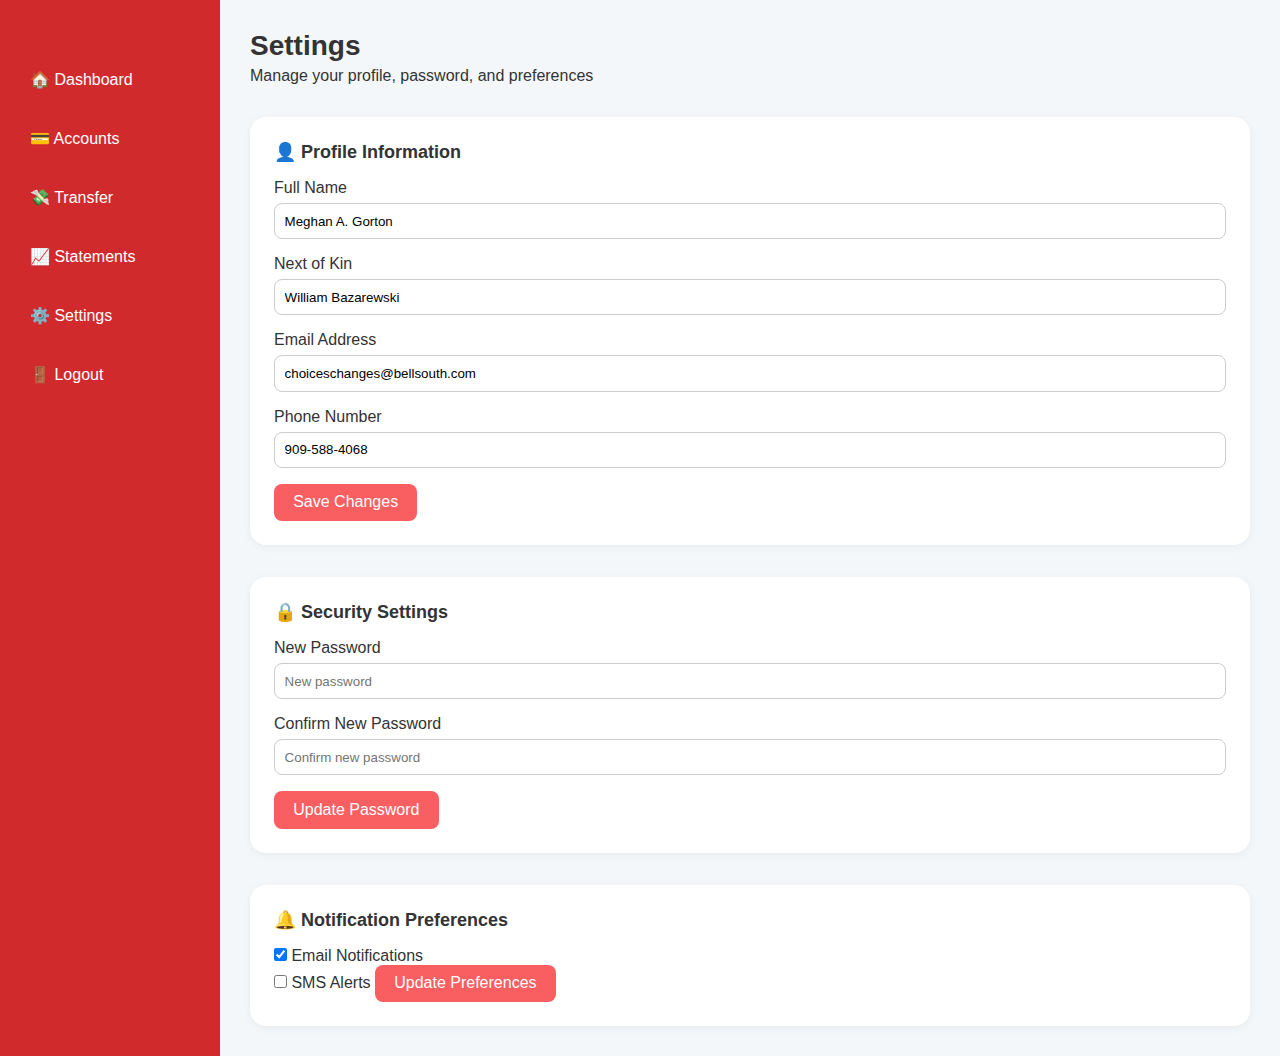
<file: settings.html>
<!DOCTYPE html>
<html lang="en">
<head>
  <meta charset="UTF-8" />
  <meta name="viewport" content="width=device-width, initial-scale=1.0"/>
  <title>Settings</title>
  <link rel="stylesheet" href="dash.css" />
</head>
<body>
  <!-- Mobile Header -->
<div class="mobile-header">
    <button class="hamburger" onclick="toggleSidebar()">☰</button>
    <h2>Settings</h2>
  </div>
  
  <div class="dashboard">
    <!-- Sidebar -->
    <aside class="sidebar" id="sidebarMenu">
        <h2 style="font-size: 50px;">    </h2>
      <nav id="sidebarMenu">
        <a href="dashboad.html">🏠 Dashboard</a>
        <a href="account.html">💳 Accounts</a>
        <a href="transfer.html">💸 Transfer</a>
        <a href="statements.html">📈 Statements</a>
        <a href="settings.html">⚙️ Settings</a>
        <a href="index.html">🚪 Logout</a>
      </nav>
    </aside>
  
    <!-- Main Content -->
    <main class="main-content">
      <header class="header">
        <div class="header-left">
          <h1>Settings</h1>
          <p>Manage your profile, password, and preferences</p>
        </div>
      </header>
  
      <!-- Profile Info -->
      <section class="card settings-card">
        <h3>👤 Profile Information</h3>
        <div class="form-group">
          <label>Full Name</label>
          <input type="text" value="Meghan A. Gorton" />
        </div>
        <div class="form-group">
          <label>Next of Kin</label>
          <input type="text" value="William Bazarewski" />
        </div>
        <div class="form-group">
          <label>Email Address</label>
          <input type="email" value="choiceschanges@bellsouth.com" />
        </div>
        <div class="form-group">
          <label>Phone Number</label>
          <input type="text" value="909-588-4068" />
        </div>
        <button class="primary-btn">Save Changes</button>
      </section>
  
      <!-- Security Settings -->
      <section class="card settings-card">
        <h3>🔒 Security Settings</h3>
        <div class="form-group">
          <label>New Password</label>
          <input type="password" placeholder="New password" />
        </div>
        <div class="form-group">
          <label>Confirm New Password</label>
          <input type="password" placeholder="Confirm new password" />
        </div>
        <button class="primary-btn" onclick="updatePassword()">Update Password</button>
      </section>
  
      <!-- Notification Preferences -->
      <section class="card settings-card">
        <h3>🔔 Notification Preferences</h3>
        <label><input type="checkbox" checked /> Email Notifications</label><br />
        <label><input type="checkbox" /> SMS Alerts</label>
        <button class="primary-btn">Update Preferences</button>
      </section>
    </main>
  </div>
  
  <script>
    function toggleSidebar() {
      document.getElementById('sidebarMenu').classList.toggle('active');
    }

    function updatePassword() {
      const newPassword = document.querySelector('input[placeholder="New password"]').value;
      const confirmPassword = document.querySelector('input[placeholder="Confirm new password"]').value;
      if (newPassword && newPassword === confirmPassword) {
        localStorage.setItem('userPassword', newPassword);
        alert('Password updated successfully!');
      } else {
        alert('Passwords do not match.');
      }
    }
  </script>
  
</body>
</html>
</file>
<file: dash.css>
/* Base Reset */
* {
    box-sizing: border-box;
    margin: 0;
    padding: 0;
    font-family: 'Segoe UI', sans-serif;
  }
  
  body {
    background-color: #f4f7fa;
    color: #333;
  }
  
  /* Layout */
  .dashboard {
    display: flex;
    min-height: 100vh;
  }
  
  /* Sidebar */
  .sidebar {
    width: 220px;
    background-color: #d12a2d;
    color: white;
    padding: 20px;
  }
  
  .sidebar h2 {
    margin-bottom: 40px;
    font-size: 24px;
  }
  
  .sidebar nav a {
    display: block;
    color: white;
    text-decoration: none;
    margin-bottom: 20px;
    font-size: 16px;
    padding: 10px;
    border-radius: 5px;
    transition: background 0.3s ease;
  }
  
  .sidebar nav a:hover,
  .sidebar nav a.active {
    background-color: #f95e61;
  }
  
  /* Main Content */
  .main-content {
    flex-grow: 1;
    padding: 30px;
  }
  
  .header {
    display: flex;
    justify-content: space-between;
    align-items: center;
  }
  
  .header-left {
    display: flex;
    flex-direction: column;
  }
  
  .header h1 {
    font-size: 28px;
    margin-bottom: 5px;
  }
  
  .overview-bar {
    display: flex;
    align-items: center;
    gap: 15px;
    margin-top: 5px;
  }
  
  /* Cards */
  .cards {
    display: flex;
    gap: 20px;
    margin: 30px 0;
    flex-wrap: wrap;
  }
  
  .card {
    flex: 1;
    background-color: white;
    border-radius: 12px;
    padding: 20px;
    box-shadow: 0 2px 10px rgba(0, 0, 0, 0.05);
    min-width: 250px;
  }
  
  .card h3 {
    font-size: 18px;
    margin-bottom: 10px;
  }
  
  .card .balance {
    font-size: 24px;
    font-weight: bold;
    color: #f95e61;
  }
  
  /* Transactions */
  .transactions {
    background: white;
    padding: 20px;
    border-radius: 12px;
    box-shadow: 0 2px 10px rgba(0, 0, 0, 0.05);
  }
  
  .transactions h2 {
    margin-bottom: 15px;
    font-size: 20px;
  }
  
  .transactions ul {
    list-style: none;
  }
  
  .transactions li {
    padding: 10px 0;
    border-bottom: 1px solid #eee;
    display: flex;
    justify-content: space-between;
  }
  
  .transactions .date {
    color: #888;
    font-size: 14px;
  }
  
  /* Buttons */
  .withdraw-btn {
    background-color: #f95e61;
    color: white;
    border: none;
    padding: 8px 16px;
    font-size: 14px;
    border-radius: 6px;
    cursor: pointer;
    transition: background 0.3s ease;
  }
  
  .withdraw-btn:hover {
    background-color: #1b5fc1;
  }
  
  /* Profile Icon */
  .profile-icon img {
    width: 40px;
    height: 40px;
    border-radius: 50%;
    border: 2px solid #ccc;
    cursor: pointer;
    transition: transform 0.2s ease;
  }
  
  .profile-icon img:hover {
    transform: scale(1.05);
  }
  
  /* Modal */
  .modal {
    display: none;
    position: fixed;
    z-index: 999;
    left: 0;
    top: 0;
    width: 100%;
    height: 100%;
    overflow: auto;
    background-color: rgba(0, 0, 0, 0.4);
  }
  
  .modal-content {
    background-color: #fff;
    margin: 8% auto;
    padding: 25px;
    border-radius: 10px;
    width: 90%;
    max-width: 400px;
    box-shadow: 0 4px 20px rgba(0, 0, 0, 0.2);
    position: relative;
    text-align: center;
  }
  
  .modal-content input,
  .modal-content button,
  .modal-content select {
    width: 100%;
    padding: 10px 12px;
    margin-top: 10px;
    font-size: 15px;
    border-radius: 6px;
    border: 1px solid #ccc;
    background-color: #fafafa;
  }
  
  .modal-content button {
    background-color: #f95e61;
    color: white;
    border: none;
    cursor: pointer;
    transition: background 0.3s ease;
  }
  
  .modal-content button:hover {
    background-color: #1b5fc1;
  }
  
  .close-btn {
    position: absolute;
    top: 10px;
    right: 16px;
    font-size: 20px;
    font-weight: bold;
    cursor: pointer;
    color: #666;
  }
  
  .close-btn:hover {
    color: #000;
  }
  
  /* Withdraw Modal */
  .styled-withdraw {
    padding: 30px;
  }
  
  .modal-title {
    margin-bottom: 20px;
    font-size: 22px;
    font-weight: 600;
    color: #2a2a2a;
  }
  
  .form-group {
    margin-bottom: 16px;
  }
  
  .form-group label {
    display: block;
    font-weight: 500;
    margin-bottom: 6px;
    color: #333;
  }
  
  .optional {
    font-weight: 400;
    font-size: 12px;
    color: #999;
  }
  
  .form-actions {
    display: flex;
    justify-content: space-between;
    gap: 10px;
    margin-top: 25px;
  }
  
  .primary-btn {
    flex: 1;
    padding: 12px;
    background-color: #1b5fc1;
    color: white;
    border: none;
    border-radius: 8px;
    font-size: 16px;
    font-weight: 500;
    cursor: pointer;
    transition: background 0.3s ease;
  }
  
  .primary-btn:hover {
    background-color: #d12a2d;
  }
  
  .secondary-btn {
    flex: 1;
    padding: 12px;
    background-color: #eee;
    color: #333;
    border: none;
    border-radius: 8px;
    font-size: 16px;
    font-weight: 500;
    cursor: pointer;
  }
  
  .secondary-btn:hover {
    background-color: #ddd;
  }
  
  /* Mobile Header */
  .mobile-header {
    display: none;
    background-color: #f95e61;
    color: #fff;
    padding: 10px 20px;
    align-items: center;
    justify-content: space-between;
  }
  
  .hamburger {
    font-size: 24px;
    background: none;
    border: none;
    color: white;
    cursor: pointer;
  }
  
  /* Responsive Design */
  @media screen and (max-width: 768px) {
    .dashboard {
      flex-direction: column;
    }
  
    .sidebar {
      display: none;
      position: absolute;
      top: 50px;
      left: 0;
      width: 100%;
      background-color: #f95e61;
      z-index: 1000;
    }
  
    .sidebar.active {
      display: block;
    }
  
    .main-content {
      padding: 10px;
      padding-top: 60px;
    }
  
    .cards {
      flex-direction: column;
    }
  
    .card {
      width: 100%;
    }
  
    .header {
      flex-direction: column;
      align-items: flex-start;
    }
  
    .withdraw-btn {
      width: 100%;
    }
  
    .transaction-list li {
      font-size: 14px;
    }
  
    .mobile-header {
      display: flex;
    }
  
    .charts-section canvas {
      width: 100% !important;
      height: auto !important;
    }
  }
  

  .settings-card {
    margin-top: 2rem;
    padding: 1.5rem;
    background: #fff;
    border-radius: 1rem;
    box-shadow: 0 2px 10px rgba(0,0,0,0.05);
  }
  
  .settings-card h3 {
    margin-bottom: 1rem;
  }
  
  .settings-card .form-group {
    margin-bottom: 1rem;
  }
  
  .settings-card input[type="text"],
  .settings-card input[type="email"],
  .settings-card input[type="password"] {
    width: 100%;
    padding: 0.6rem;
    border-radius: 0.5rem;
    border: 1px solid #ccc;
  }
  
  .primary-btn {
    background-color: #f95e61;
    color: #fff;
    padding: 0.6rem 1.2rem;
    border: none;
    border-radius: 0.5rem;
    cursor: pointer;
  }
  
  .primary-btn:hover {
    background-color: #1b5e20;
  }
  


  .welcome-popup {
    position: fixed;
    z-index: 9999;
    top: 0;
    left: 0;
    height: 100%;
    width: 100%;
    background: rgba(0, 0, 0, 0.7);
    display: flex;
    align-items: center;
    justify-content: center;
  }
  
  .popup-content {
    background: white;
    padding: 30px 40px;
    text-align: center;
    border-radius: 10px;
    max-width: 400px;
    box-shadow: 0 0 15px rgba(0, 0, 0, 0.3);
  }
  
  .popup-content button {
    margin-top: 20px;
    padding: 10px 20px;
    background: #007bff;
    color: white;
    border: none;
    border-radius: 6px;
    cursor: pointer;
  }
  

  .custom-table thead {
    background-color: #f8f9fa;
    border-bottom: 2px solid #dee2e6;
  }
  
  .custom-table th {
    font-weight: 600;
    color: #333;
  }
  
  .custom-table td {
    vertical-align: middle;
    color: #444;
    font-size: 15px;
  }
  
  .custom-table tbody tr:hover {
    background-color: #f1f3f5;
    transition: background-color 0.2s ease;
  }
  
  .transactions h2 {
    font-size: 24px;
    font-weight: 600;
    color: #2c3e50;
  }
</file>
